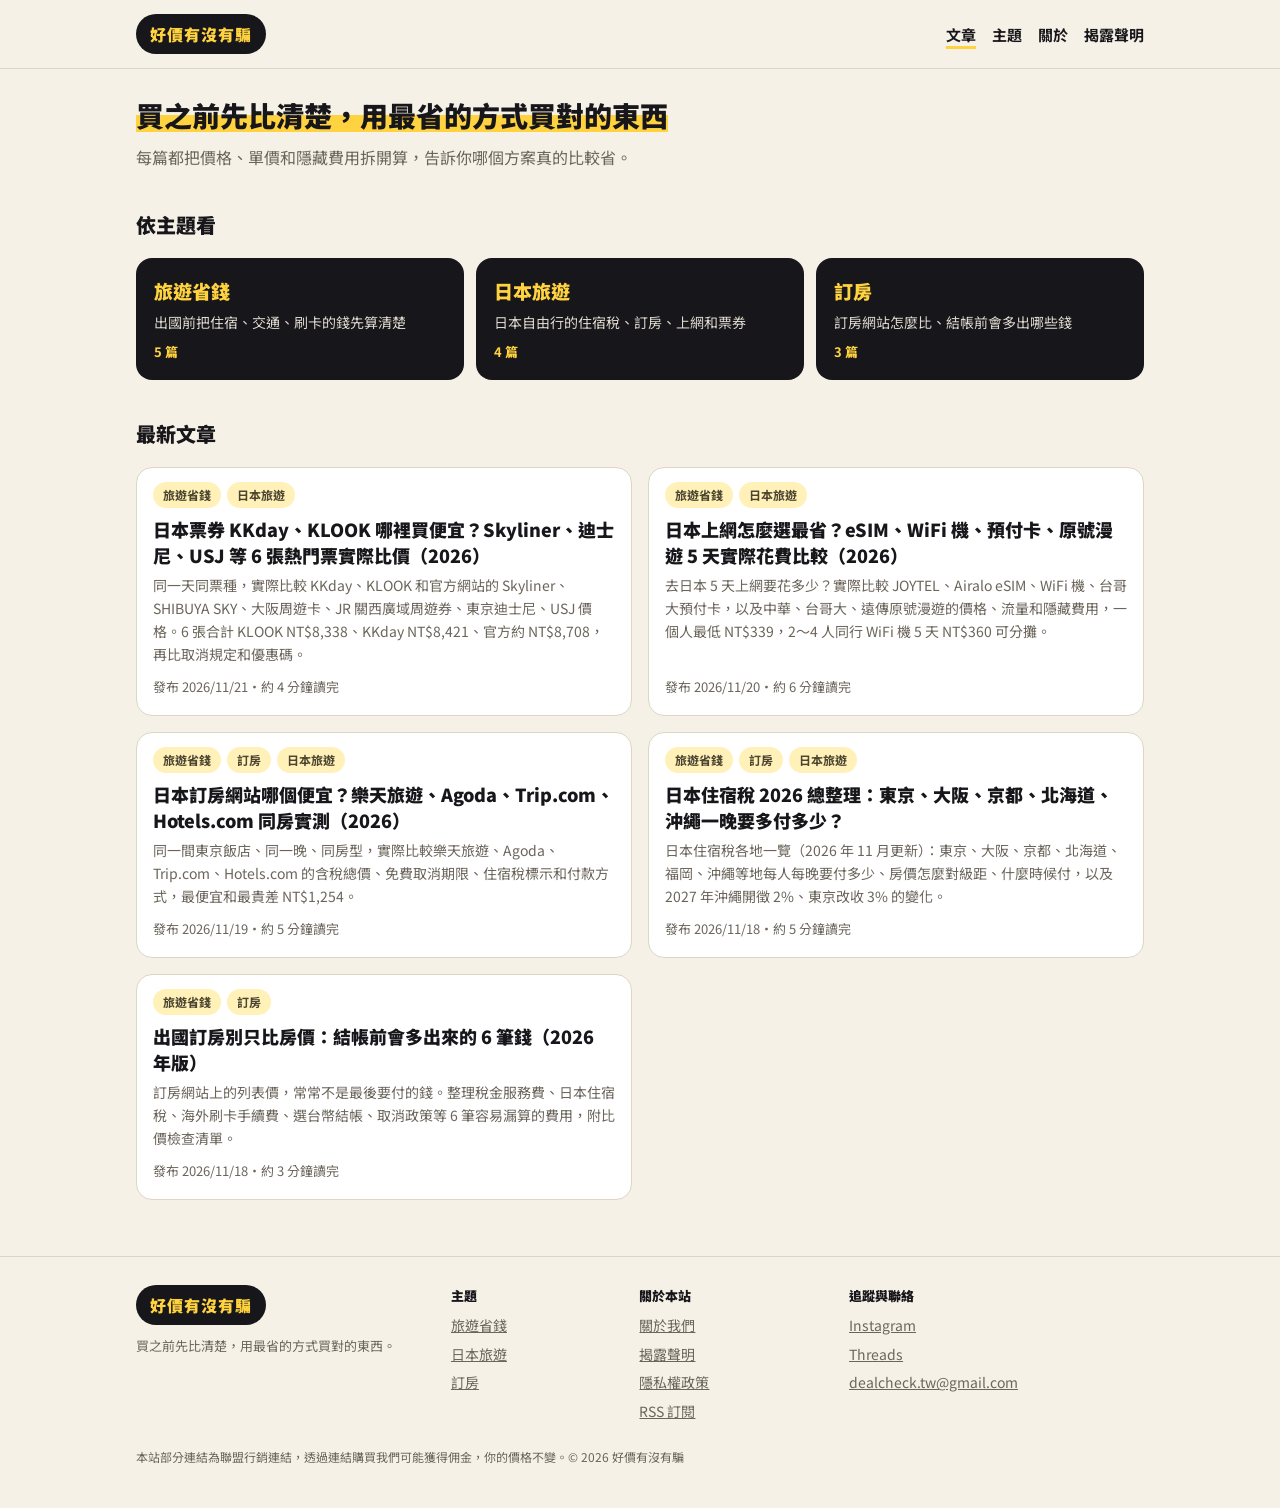
<file: index.html>
<!doctype html>
<html lang="zh-Hant-TW">
<head>
<meta charset="utf-8">
<meta name="viewport" content="width=device-width, initial-scale=1">
<title>好價有沒有騙</title>
<meta name="description" content="買之前先比清楚，用最省的方式買對的東西">
<link rel="canonical" href="https://dealcheckfree.com/">
<meta name="theme-color" content="#F6F1E6">
<link rel="icon" href="/favicon.svg" type="image/svg+xml">
<link rel="icon" href="/favicon-32.png" sizes="32x32" type="image/png">
<link rel="apple-touch-icon" href="/apple-touch-icon.png">
<link rel="alternate" type="application/atom+xml" title="好價有沒有騙" href="/feed.xml">
<meta property="og:site_name" content="好價有沒有騙">
<meta property="og:locale" content="zh_TW">
<meta property="og:title" content="好價有沒有騙">
<meta property="og:description" content="買之前先比清楚，用最省的方式買對的東西">
<meta property="og:type" content="website">
<meta property="og:url" content="https://dealcheckfree.com/">
<meta property="og:image" content="https://dealcheckfree.com/og-default.png">
<meta property="og:image:width" content="1200">
<meta property="og:image:height" content="630">
<meta name="twitter:card" content="summary_large_image">
<link rel="preconnect" href="https://fonts.googleapis.com">
<link rel="preconnect" href="https://fonts.gstatic.com" crossorigin>
<link href="https://fonts.googleapis.com/css2?family=Noto+Sans+TC:wght@400;700;900&display=swap" rel="stylesheet">
<link rel="stylesheet" href="/style.css">
<script type="application/ld+json">{"@context": "https://schema.org", "@type": "WebSite", "name": "好價有沒有騙", "url": "https://dealcheckfree.com/", "inLanguage": "zh-Hant-TW", "description": "買之前先比清楚，用最省的方式買對的東西", "publisher": {"@type": "Organization", "name": "好價有沒有騙", "url": "https://dealcheckfree.com/", "logo": "https://dealcheckfree.com/apple-touch-icon.png", "email": "dealcheck.tw@gmail.com", "sameAs": ["https://www.instagram.com/dealcheck.tw/", "https://www.threads.net/@dealcheck.tw"]}}</script>
<meta name="google-site-verification" content="lmy5mPurRWhFRwTcVyd6ML9A5QgmqC82JgQiG5xG260" />
<script>var ConverlyCustomData = {channelId: null};</script>
<script async defer src="https://cdn.adotone.com/production/adlinks/8eae55c4c9de330d0c8623b0dcb631aaa679a3553e401bb2883bb3076e9ee837.js"></script>
<!-- Cloudflare Web Analytics（手動安裝模式，11/19 開啟） --><script type='module' src='https://static.cloudflareinsights.com/beacon.min.js' data-cf-beacon='{"token": "0d7d8e84cd644265a7e5c0adb36c1299"}'></script><!-- End Cloudflare Web Analytics -->
</head>
<body id="top">
<a class="skip" href="#main">跳到內容</a>
<header class="site"><div class="wrap wide">
  <a class="brand" href="/">好價有沒有騙</a>
  <nav aria-label="主選單"><a href="/" aria-current="page">文章</a><a href="/topics/">主題</a><a href="/about.html">關於</a><a href="/disclosure.html">揭露聲明</a></nav>
</div></header>
<main id="main"><div class="wrap wide">
<section class="hero">
  <h1><span>買之前先比清楚，用最省的方式買對的東西</span></h1>
  <p>每篇都把價格、單價和隱藏費用拆開算，告訴你哪個方案真的比較省。</p>
</section>
<h2 class="sec-h">依主題看</h2>
<div class="topics-grid"><a class="topic-card" href="/topics/travel-savings.html"><b>旅遊省錢</b><span>出國前把住宿、交通、刷卡的錢先算清楚</span><em>5 篇</em></a><a class="topic-card" href="/topics/japan-travel.html"><b>日本旅遊</b><span>日本自由行的住宿稅、訂房、上網和票券</span><em>4 篇</em></a><a class="topic-card" href="/topics/hotel-booking.html"><b>訂房</b><span>訂房網站怎麼比、結帳前會多出哪些錢</span><em>3 篇</em></a></div>
<h2 class="sec-h">最新文章</h2>
<ul class="cards"><li class="card"><div class="in"><div class="tags"><a class="tag" href="/topics/travel-savings.html">旅遊省錢</a><a class="tag" href="/topics/japan-travel.html">日本旅遊</a></div><a class="t" href="/posts/japan-tickets-kkday-klook-comparison.html">日本票券 KKday、KLOOK 哪裡買便宜？Skyliner、迪士尼、USJ 等 6 張熱門票實際比價（2026）</a><div class="d">同一天同票種，實際比較 KKday、KLOOK 和官方網站的 Skyliner、SHIBUYA SKY、大阪周遊卡、JR 關西廣域周遊券、東京迪士尼、USJ 價格。6 張合計 KLOOK NT$8,338、KKday NT$8,421、官方約 NT$8,708，再比取消規定和優惠碼。</div><div class="meta">發布 2026/11/21・約 4 分鐘讀完</div></div></li><li class="card"><div class="in"><div class="tags"><a class="tag" href="/topics/travel-savings.html">旅遊省錢</a><a class="tag" href="/topics/japan-travel.html">日本旅遊</a></div><a class="t" href="/posts/japan-internet-esim-roaming-comparison.html">日本上網怎麼選最省？eSIM、WiFi 機、預付卡、原號漫遊 5 天實際花費比較（2026）</a><div class="d">去日本 5 天上網要花多少？實際比較 JOYTEL、Airalo eSIM、WiFi 機、台哥大預付卡，以及中華、台哥大、遠傳原號漫遊的價格、流量和隱藏費用，一個人最低 NT$339，2～4 人同行 WiFi 機 5 天 NT$360 可分攤。</div><div class="meta">發布 2026/11/20・約 6 分鐘讀完</div></div></li><li class="card"><div class="in"><div class="tags"><a class="tag" href="/topics/travel-savings.html">旅遊省錢</a><a class="tag" href="/topics/hotel-booking.html">訂房</a><a class="tag" href="/topics/japan-travel.html">日本旅遊</a></div><a class="t" href="/posts/japan-hotel-booking-sites-comparison.html">日本訂房網站哪個便宜？樂天旅遊、Agoda、Trip.com、Hotels.com 同房實測（2026）</a><div class="d">同一間東京飯店、同一晚、同房型，實際比較樂天旅遊、Agoda、Trip.com、Hotels.com 的含稅總價、免費取消期限、住宿稅標示和付款方式，最便宜和最貴差 NT$1,254。</div><div class="meta">發布 2026/11/19・約 5 分鐘讀完</div></div></li><li class="card"><div class="in"><div class="tags"><a class="tag" href="/topics/travel-savings.html">旅遊省錢</a><a class="tag" href="/topics/hotel-booking.html">訂房</a><a class="tag" href="/topics/japan-travel.html">日本旅遊</a></div><a class="t" href="/posts/japan-accommodation-tax-2026.html">日本住宿稅 2026 總整理：東京、大阪、京都、北海道、沖繩一晚要多付多少？</a><div class="d">日本住宿稅各地一覽（2026 年 11 月更新）：東京、大阪、京都、北海道、福岡、沖繩等地每人每晚要付多少、房價怎麼對級距、什麼時候付，以及 2027 年沖繩開徵 2%、東京改收 3% 的變化。</div><div class="meta">發布 2026/11/18・約 5 分鐘讀完</div></div></li><li class="card"><div class="in"><div class="tags"><a class="tag" href="/topics/travel-savings.html">旅遊省錢</a><a class="tag" href="/topics/hotel-booking.html">訂房</a></div><a class="t" href="/posts/hotel-booking-hidden-costs.html">出國訂房別只比房價：結帳前會多出來的 6 筆錢（2026 年版）</a><div class="d">訂房網站上的列表價，常常不是最後要付的錢。整理稅金服務費、日本住宿稅、海外刷卡手續費、選台幣結帳、取消政策等 6 筆容易漏算的費用，附比價檢查清單。</div><div class="meta">發布 2026/11/18・約 3 分鐘讀完</div></div></li></ul>
</div></main>
<footer class="site"><div class="wrap wide">
  <div class="foot-grid">
    <div><a class="brand" href="/">好價有沒有騙</a><p>買之前先比清楚，用最省的方式買對的東西。</p></div>
    <div><h2>主題</h2><ul><li><a href="/topics/travel-savings.html">旅遊省錢</a></li><li><a href="/topics/japan-travel.html">日本旅遊</a></li><li><a href="/topics/hotel-booking.html">訂房</a></li></ul></div>
    <div><h2>關於本站</h2><ul><li><a href="/about.html">關於我們</a></li><li><a href="/disclosure.html">揭露聲明</a></li><li><a href="/privacy.html">隱私權政策</a></li><li><a href="/feed.xml">RSS 訂閱</a></li></ul></div>
    <div><h2>追蹤與聯絡</h2><ul><li><a href="https://www.instagram.com/dealcheck.tw/" target="_blank" rel="noopener">Instagram</a></li><li><a href="https://www.threads.net/@dealcheck.tw" target="_blank" rel="noopener">Threads</a></li><li><a href="mailto:dealcheck.tw@gmail.com">dealcheck.tw@gmail.com</a></li></ul></div>
  </div>
  <p class="fine">本站部分連結為聯盟行銷連結，透過連結購買我們可能獲得佣金，你的價格不變。© 2026 好價有沒有騙</p>
</div></footer>
<a class="totop" href="#top" aria-label="回到頂端">↑</a>
<script>(function(){var t=document.querySelector('.totop');function f(){t.classList.toggle('show',window.scrollY>600)}window.addEventListener('scroll',f,{passive:true});f()})()</script>
</body>
</html>
</file>
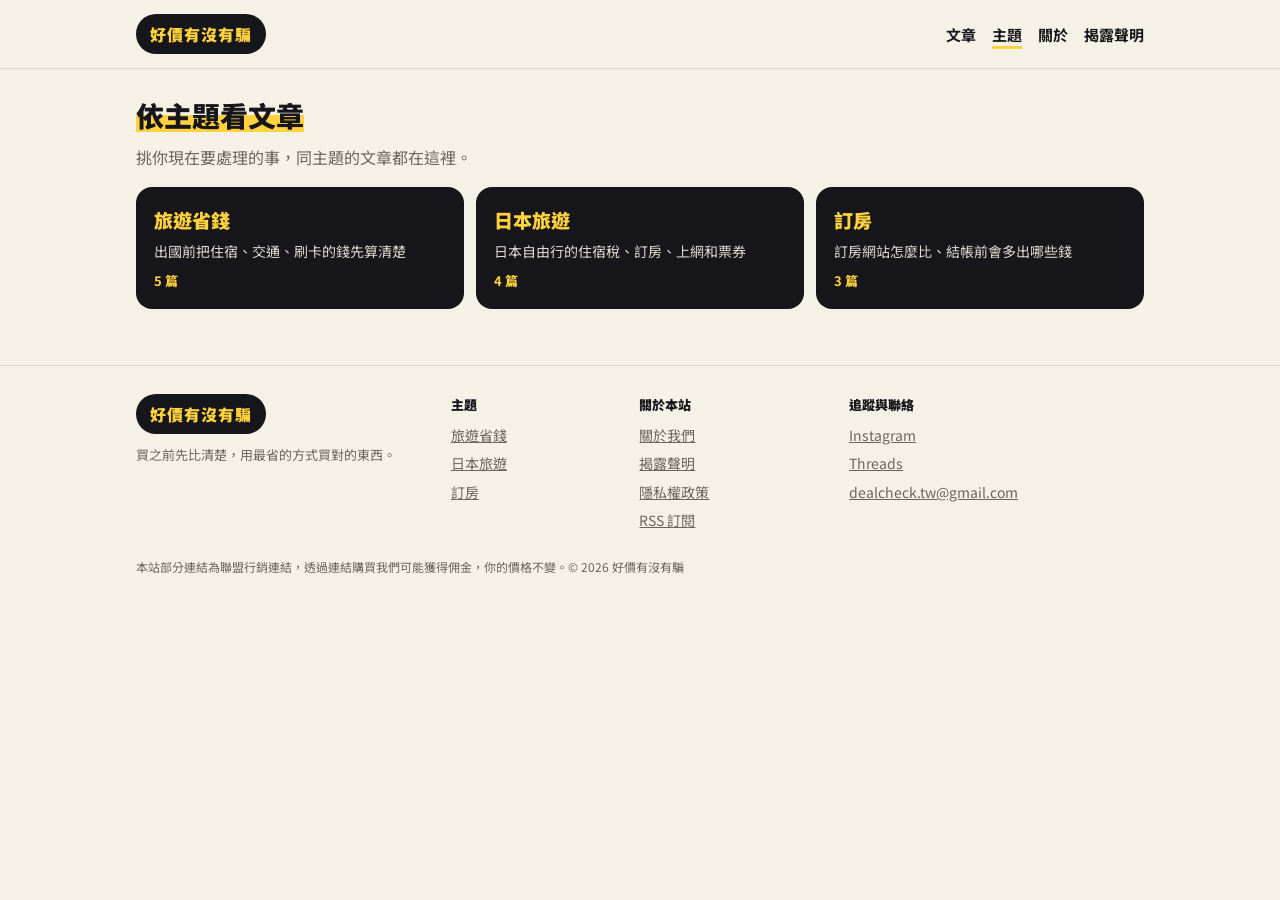
<file: topics/index.html>
<!doctype html>
<html lang="zh-Hant-TW">
<head>
<meta charset="utf-8">
<meta name="viewport" content="width=device-width, initial-scale=1">
<title>主題｜好價有沒有騙</title>
<meta name="description" content="好價有沒有騙的文章主題：旅遊省錢、日本旅遊、訂房。">
<link rel="canonical" href="https://dealcheckfree.com/topics/">
<meta name="theme-color" content="#F6F1E6">
<link rel="icon" href="/favicon.svg" type="image/svg+xml">
<link rel="icon" href="/favicon-32.png" sizes="32x32" type="image/png">
<link rel="apple-touch-icon" href="/apple-touch-icon.png">
<link rel="alternate" type="application/atom+xml" title="好價有沒有騙" href="/feed.xml">
<meta property="og:site_name" content="好價有沒有騙">
<meta property="og:locale" content="zh_TW">
<meta property="og:title" content="主題｜好價有沒有騙">
<meta property="og:description" content="好價有沒有騙的文章主題：旅遊省錢、日本旅遊、訂房。">
<meta property="og:type" content="website">
<meta property="og:url" content="https://dealcheckfree.com/topics/">
<meta property="og:image" content="https://dealcheckfree.com/og-default.png">
<meta property="og:image:width" content="1200">
<meta property="og:image:height" content="630">
<meta name="twitter:card" content="summary_large_image">
<link rel="preconnect" href="https://fonts.googleapis.com">
<link rel="preconnect" href="https://fonts.gstatic.com" crossorigin>
<link href="https://fonts.googleapis.com/css2?family=Noto+Sans+TC:wght@400;700;900&display=swap" rel="stylesheet">
<link rel="stylesheet" href="/style.css">

<meta name="google-site-verification" content="lmy5mPurRWhFRwTcVyd6ML9A5QgmqC82JgQiG5xG260" />
<script>var ConverlyCustomData = {channelId: null};</script>
<script async defer src="https://cdn.adotone.com/production/adlinks/8eae55c4c9de330d0c8623b0dcb631aaa679a3553e401bb2883bb3076e9ee837.js"></script>
<!-- Cloudflare Web Analytics（手動安裝模式，11/19 開啟） --><script type='module' src='https://static.cloudflareinsights.com/beacon.min.js' data-cf-beacon='{"token": "0d7d8e84cd644265a7e5c0adb36c1299"}'></script><!-- End Cloudflare Web Analytics -->
</head>
<body id="top">
<a class="skip" href="#main">跳到內容</a>
<header class="site"><div class="wrap wide">
  <a class="brand" href="/">好價有沒有騙</a>
  <nav aria-label="主選單"><a href="/">文章</a><a href="/topics/" aria-current="page">主題</a><a href="/about.html">關於</a><a href="/disclosure.html">揭露聲明</a></nav>
</div></header>
<main id="main"><div class="wrap wide">
<section class="hero"><h1><span>依主題看文章</span></h1><p>挑你現在要處理的事，同主題的文章都在這裡。</p></section>
<div class="topics-grid"><a class="topic-card" href="/topics/travel-savings.html"><b>旅遊省錢</b><span>出國前把住宿、交通、刷卡的錢先算清楚</span><em>5 篇</em></a><a class="topic-card" href="/topics/japan-travel.html"><b>日本旅遊</b><span>日本自由行的住宿稅、訂房、上網和票券</span><em>4 篇</em></a><a class="topic-card" href="/topics/hotel-booking.html"><b>訂房</b><span>訂房網站怎麼比、結帳前會多出哪些錢</span><em>3 篇</em></a></div>
</div></main>
<footer class="site"><div class="wrap wide">
  <div class="foot-grid">
    <div><a class="brand" href="/">好價有沒有騙</a><p>買之前先比清楚，用最省的方式買對的東西。</p></div>
    <div><h2>主題</h2><ul><li><a href="/topics/travel-savings.html">旅遊省錢</a></li><li><a href="/topics/japan-travel.html">日本旅遊</a></li><li><a href="/topics/hotel-booking.html">訂房</a></li></ul></div>
    <div><h2>關於本站</h2><ul><li><a href="/about.html">關於我們</a></li><li><a href="/disclosure.html">揭露聲明</a></li><li><a href="/privacy.html">隱私權政策</a></li><li><a href="/feed.xml">RSS 訂閱</a></li></ul></div>
    <div><h2>追蹤與聯絡</h2><ul><li><a href="https://www.instagram.com/dealcheck.tw/" target="_blank" rel="noopener">Instagram</a></li><li><a href="https://www.threads.net/@dealcheck.tw" target="_blank" rel="noopener">Threads</a></li><li><a href="mailto:dealcheck.tw@gmail.com">dealcheck.tw@gmail.com</a></li></ul></div>
  </div>
  <p class="fine">本站部分連結為聯盟行銷連結，透過連結購買我們可能獲得佣金，你的價格不變。© 2026 好價有沒有騙</p>
</div></footer>
<a class="totop" href="#top" aria-label="回到頂端">↑</a>
<script>(function(){var t=document.querySelector('.totop');function f(){t.classList.toggle('show',window.scrollY>600)}window.addEventListener('scroll',f,{passive:true});f()})()</script>
</body>
</html>
</file>
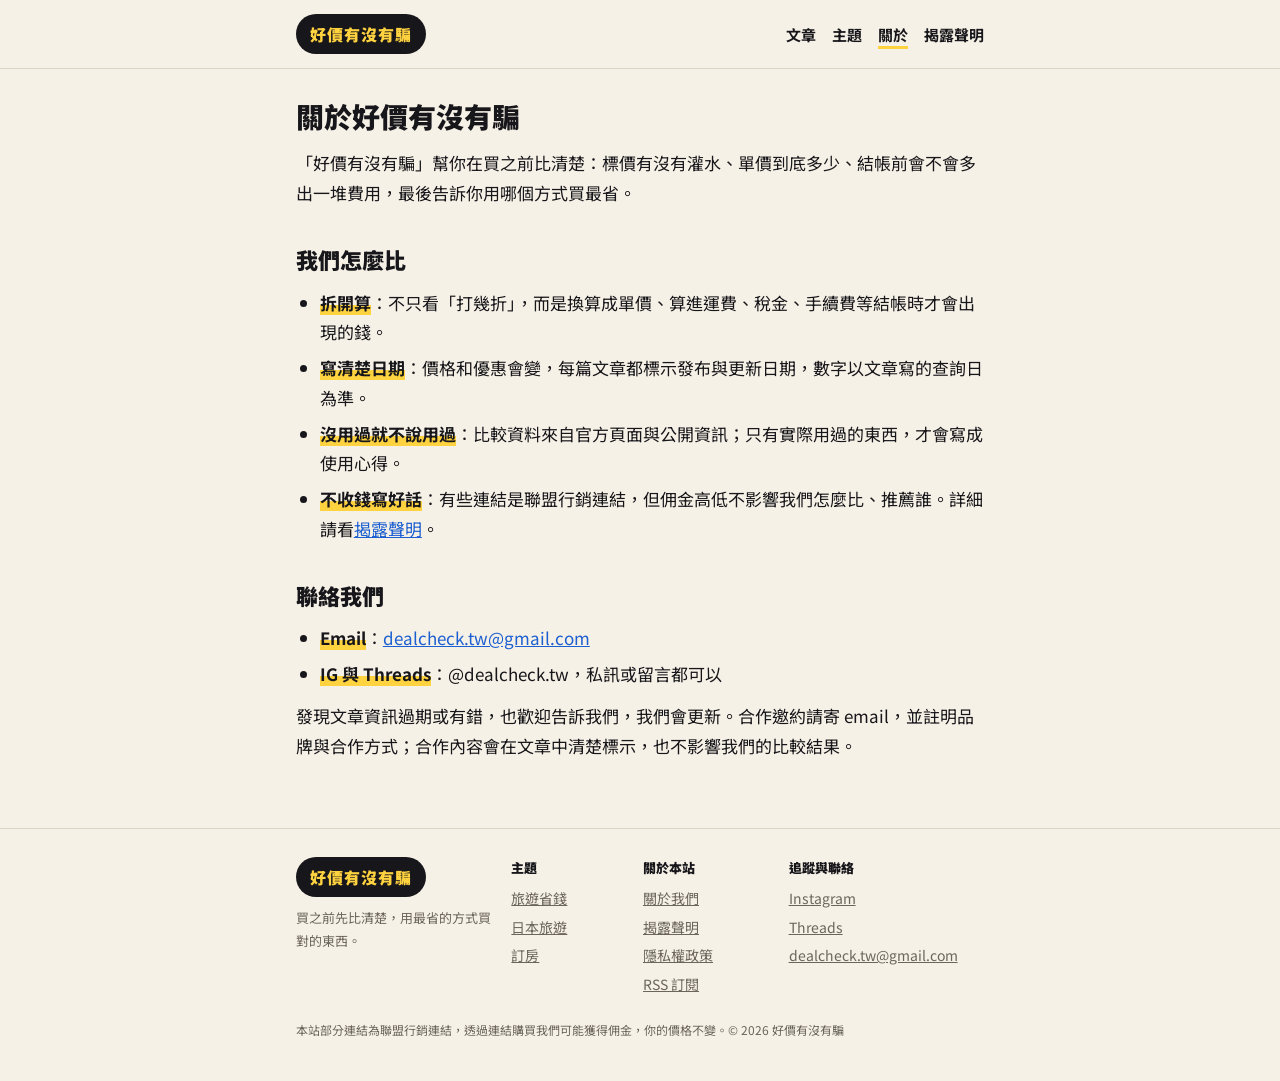
<file: about.html>
<!doctype html>
<html lang="zh-Hant-TW">
<head>
<meta charset="utf-8">
<meta name="viewport" content="width=device-width, initial-scale=1">
<title>關於好價有沒有騙｜好價有沒有騙</title>
<meta name="description" content="好價有沒有騙在做什麼、怎麼挑選與比較，以及怎麼聯絡我們。">
<link rel="canonical" href="https://dealcheckfree.com/about.html">
<meta name="theme-color" content="#F6F1E6">
<link rel="icon" href="/favicon.svg" type="image/svg+xml">
<link rel="icon" href="/favicon-32.png" sizes="32x32" type="image/png">
<link rel="apple-touch-icon" href="/apple-touch-icon.png">
<link rel="alternate" type="application/atom+xml" title="好價有沒有騙" href="/feed.xml">
<meta property="og:site_name" content="好價有沒有騙">
<meta property="og:locale" content="zh_TW">
<meta property="og:title" content="關於好價有沒有騙｜好價有沒有騙">
<meta property="og:description" content="好價有沒有騙在做什麼、怎麼挑選與比較，以及怎麼聯絡我們。">
<meta property="og:type" content="website">
<meta property="og:url" content="https://dealcheckfree.com/about.html">
<meta property="og:image" content="https://dealcheckfree.com/og-default.png">
<meta property="og:image:width" content="1200">
<meta property="og:image:height" content="630">
<meta name="twitter:card" content="summary_large_image">
<link rel="preconnect" href="https://fonts.googleapis.com">
<link rel="preconnect" href="https://fonts.gstatic.com" crossorigin>
<link href="https://fonts.googleapis.com/css2?family=Noto+Sans+TC:wght@400;700;900&display=swap" rel="stylesheet">
<link rel="stylesheet" href="/style.css">

<meta name="google-site-verification" content="lmy5mPurRWhFRwTcVyd6ML9A5QgmqC82JgQiG5xG260" />
<script>var ConverlyCustomData = {channelId: null};</script>
<script async defer src="https://cdn.adotone.com/production/adlinks/8eae55c4c9de330d0c8623b0dcb631aaa679a3553e401bb2883bb3076e9ee837.js"></script>
<!-- Cloudflare Web Analytics（手動安裝模式，11/19 開啟） --><script type='module' src='https://static.cloudflareinsights.com/beacon.min.js' data-cf-beacon='{"token": "0d7d8e84cd644265a7e5c0adb36c1299"}'></script><!-- End Cloudflare Web Analytics -->
</head>
<body id="top">
<a class="skip" href="#main">跳到內容</a>
<header class="site"><div class="wrap">
  <a class="brand" href="/">好價有沒有騙</a>
  <nav aria-label="主選單"><a href="/">文章</a><a href="/topics/">主題</a><a href="/about.html" aria-current="page">關於</a><a href="/disclosure.html">揭露聲明</a></nav>
</div></header>
<main id="main"><div class="wrap">
<article><h1>關於好價有沒有騙</h1><div class="body"><p>「好價有沒有騙」幫你在買之前比清楚：標價有沒有灌水、單價到底多少、結帳前會不會多出一堆費用，最後告訴你用哪個方式買最省。</p>
<h2 id="_1">我們怎麼比</h2>
<ul>
<li><strong>拆開算</strong>：不只看「打幾折」，而是換算成單價、算進運費、稅金、手續費等結帳時才會出現的錢。</li>
<li><strong>寫清楚日期</strong>：價格和優惠會變，每篇文章都標示發布與更新日期，數字以文章寫的查詢日為準。</li>
<li><strong>沒用過就不說用過</strong>：比較資料來自官方頁面與公開資訊；只有實際用過的東西，才會寫成使用心得。</li>
<li><strong>不收錢寫好話</strong>：有些連結是聯盟行銷連結，但佣金高低不影響我們怎麼比、推薦誰。詳細請看<a href="disclosure.html">揭露聲明</a>。</li>
</ul>
<h2 id="_2">聯絡我們</h2>
<ul>
<li><strong>Email</strong>：<a href="mailto:dealcheck.tw@gmail.com">dealcheck.tw@gmail.com</a></li>
<li><strong>IG 與 Threads</strong>：@dealcheck.tw，私訊或留言都可以</li>
</ul>
<p>發現文章資訊過期或有錯，也歡迎告訴我們，我們會更新。合作邀約請寄 email，並註明品牌與合作方式；合作內容會在文章中清楚標示，也不影響我們的比較結果。</p></div></article>
</div></main>
<footer class="site"><div class="wrap">
  <div class="foot-grid">
    <div><a class="brand" href="/">好價有沒有騙</a><p>買之前先比清楚，用最省的方式買對的東西。</p></div>
    <div><h2>主題</h2><ul><li><a href="/topics/travel-savings.html">旅遊省錢</a></li><li><a href="/topics/japan-travel.html">日本旅遊</a></li><li><a href="/topics/hotel-booking.html">訂房</a></li></ul></div>
    <div><h2>關於本站</h2><ul><li><a href="/about.html">關於我們</a></li><li><a href="/disclosure.html">揭露聲明</a></li><li><a href="/privacy.html">隱私權政策</a></li><li><a href="/feed.xml">RSS 訂閱</a></li></ul></div>
    <div><h2>追蹤與聯絡</h2><ul><li><a href="https://www.instagram.com/dealcheck.tw/" target="_blank" rel="noopener">Instagram</a></li><li><a href="https://www.threads.net/@dealcheck.tw" target="_blank" rel="noopener">Threads</a></li><li><a href="mailto:dealcheck.tw@gmail.com">dealcheck.tw@gmail.com</a></li></ul></div>
  </div>
  <p class="fine">本站部分連結為聯盟行銷連結，透過連結購買我們可能獲得佣金，你的價格不變。© 2026 好價有沒有騙</p>
</div></footer>
<a class="totop" href="#top" aria-label="回到頂端">↑</a>
<script>(function(){var t=document.querySelector('.totop');function f(){t.classList.toggle('show',window.scrollY>600)}window.addEventListener('scroll',f,{passive:true});f()})()</script>
</body>
</html>
</file>
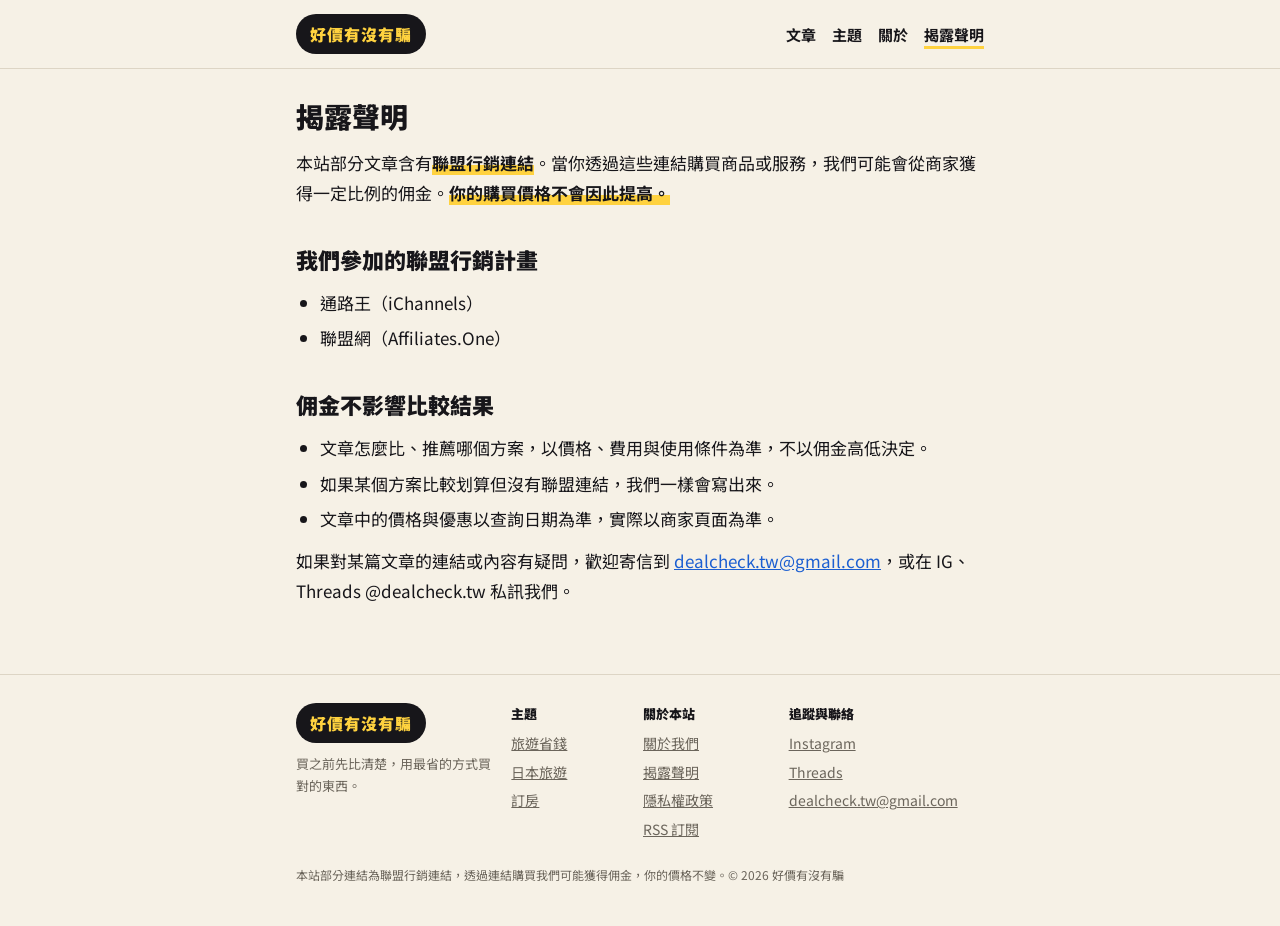
<file: disclosure.html>
<!doctype html>
<html lang="zh-Hant-TW">
<head>
<meta charset="utf-8">
<meta name="viewport" content="width=device-width, initial-scale=1">
<title>揭露聲明｜好價有沒有騙</title>
<meta name="description" content="好價有沒有騙使用聯盟行銷連結的說明。">
<link rel="canonical" href="https://dealcheckfree.com/disclosure.html">
<meta name="theme-color" content="#F6F1E6">
<link rel="icon" href="/favicon.svg" type="image/svg+xml">
<link rel="icon" href="/favicon-32.png" sizes="32x32" type="image/png">
<link rel="apple-touch-icon" href="/apple-touch-icon.png">
<link rel="alternate" type="application/atom+xml" title="好價有沒有騙" href="/feed.xml">
<meta property="og:site_name" content="好價有沒有騙">
<meta property="og:locale" content="zh_TW">
<meta property="og:title" content="揭露聲明｜好價有沒有騙">
<meta property="og:description" content="好價有沒有騙使用聯盟行銷連結的說明。">
<meta property="og:type" content="website">
<meta property="og:url" content="https://dealcheckfree.com/disclosure.html">
<meta property="og:image" content="https://dealcheckfree.com/og-default.png">
<meta property="og:image:width" content="1200">
<meta property="og:image:height" content="630">
<meta name="twitter:card" content="summary_large_image">
<link rel="preconnect" href="https://fonts.googleapis.com">
<link rel="preconnect" href="https://fonts.gstatic.com" crossorigin>
<link href="https://fonts.googleapis.com/css2?family=Noto+Sans+TC:wght@400;700;900&display=swap" rel="stylesheet">
<link rel="stylesheet" href="/style.css">

<meta name="google-site-verification" content="lmy5mPurRWhFRwTcVyd6ML9A5QgmqC82JgQiG5xG260" />
<script>var ConverlyCustomData = {channelId: null};</script>
<script async defer src="https://cdn.adotone.com/production/adlinks/8eae55c4c9de330d0c8623b0dcb631aaa679a3553e401bb2883bb3076e9ee837.js"></script>
<!-- Cloudflare Web Analytics（手動安裝模式，11/19 開啟） --><script type='module' src='https://static.cloudflareinsights.com/beacon.min.js' data-cf-beacon='{"token": "0d7d8e84cd644265a7e5c0adb36c1299"}'></script><!-- End Cloudflare Web Analytics -->
</head>
<body id="top">
<a class="skip" href="#main">跳到內容</a>
<header class="site"><div class="wrap">
  <a class="brand" href="/">好價有沒有騙</a>
  <nav aria-label="主選單"><a href="/">文章</a><a href="/topics/">主題</a><a href="/about.html">關於</a><a href="/disclosure.html" aria-current="page">揭露聲明</a></nav>
</div></header>
<main id="main"><div class="wrap">
<article><h1>揭露聲明</h1><div class="body"><p>本站部分文章含有<strong>聯盟行銷連結</strong>。當你透過這些連結購買商品或服務，我們可能會從商家獲得一定比例的佣金。<strong>你的購買價格不會因此提高。</strong></p>
<h2 id="_1">我們參加的聯盟行銷計畫</h2>
<ul>
<li>通路王（iChannels）</li>
<li>聯盟網（Affiliates.One）</li>
</ul>
<h2 id="_2">佣金不影響比較結果</h2>
<ul>
<li>文章怎麼比、推薦哪個方案，以價格、費用與使用條件為準，不以佣金高低決定。</li>
<li>如果某個方案比較划算但沒有聯盟連結，我們一樣會寫出來。</li>
<li>文章中的價格與優惠以查詢日期為準，實際以商家頁面為準。</li>
</ul>
<p>如果對某篇文章的連結或內容有疑問，歡迎寄信到 <a href="mailto:dealcheck.tw@gmail.com">dealcheck.tw@gmail.com</a>，或在 IG、Threads @dealcheck.tw 私訊我們。</p></div></article>
</div></main>
<footer class="site"><div class="wrap">
  <div class="foot-grid">
    <div><a class="brand" href="/">好價有沒有騙</a><p>買之前先比清楚，用最省的方式買對的東西。</p></div>
    <div><h2>主題</h2><ul><li><a href="/topics/travel-savings.html">旅遊省錢</a></li><li><a href="/topics/japan-travel.html">日本旅遊</a></li><li><a href="/topics/hotel-booking.html">訂房</a></li></ul></div>
    <div><h2>關於本站</h2><ul><li><a href="/about.html">關於我們</a></li><li><a href="/disclosure.html">揭露聲明</a></li><li><a href="/privacy.html">隱私權政策</a></li><li><a href="/feed.xml">RSS 訂閱</a></li></ul></div>
    <div><h2>追蹤與聯絡</h2><ul><li><a href="https://www.instagram.com/dealcheck.tw/" target="_blank" rel="noopener">Instagram</a></li><li><a href="https://www.threads.net/@dealcheck.tw" target="_blank" rel="noopener">Threads</a></li><li><a href="mailto:dealcheck.tw@gmail.com">dealcheck.tw@gmail.com</a></li></ul></div>
  </div>
  <p class="fine">本站部分連結為聯盟行銷連結，透過連結購買我們可能獲得佣金，你的價格不變。© 2026 好價有沒有騙</p>
</div></footer>
<a class="totop" href="#top" aria-label="回到頂端">↑</a>
<script>(function(){var t=document.querySelector('.totop');function f(){t.classList.toggle('show',window.scrollY>600)}window.addEventListener('scroll',f,{passive:true});f()})()</script>
</body>
</html>
</file>
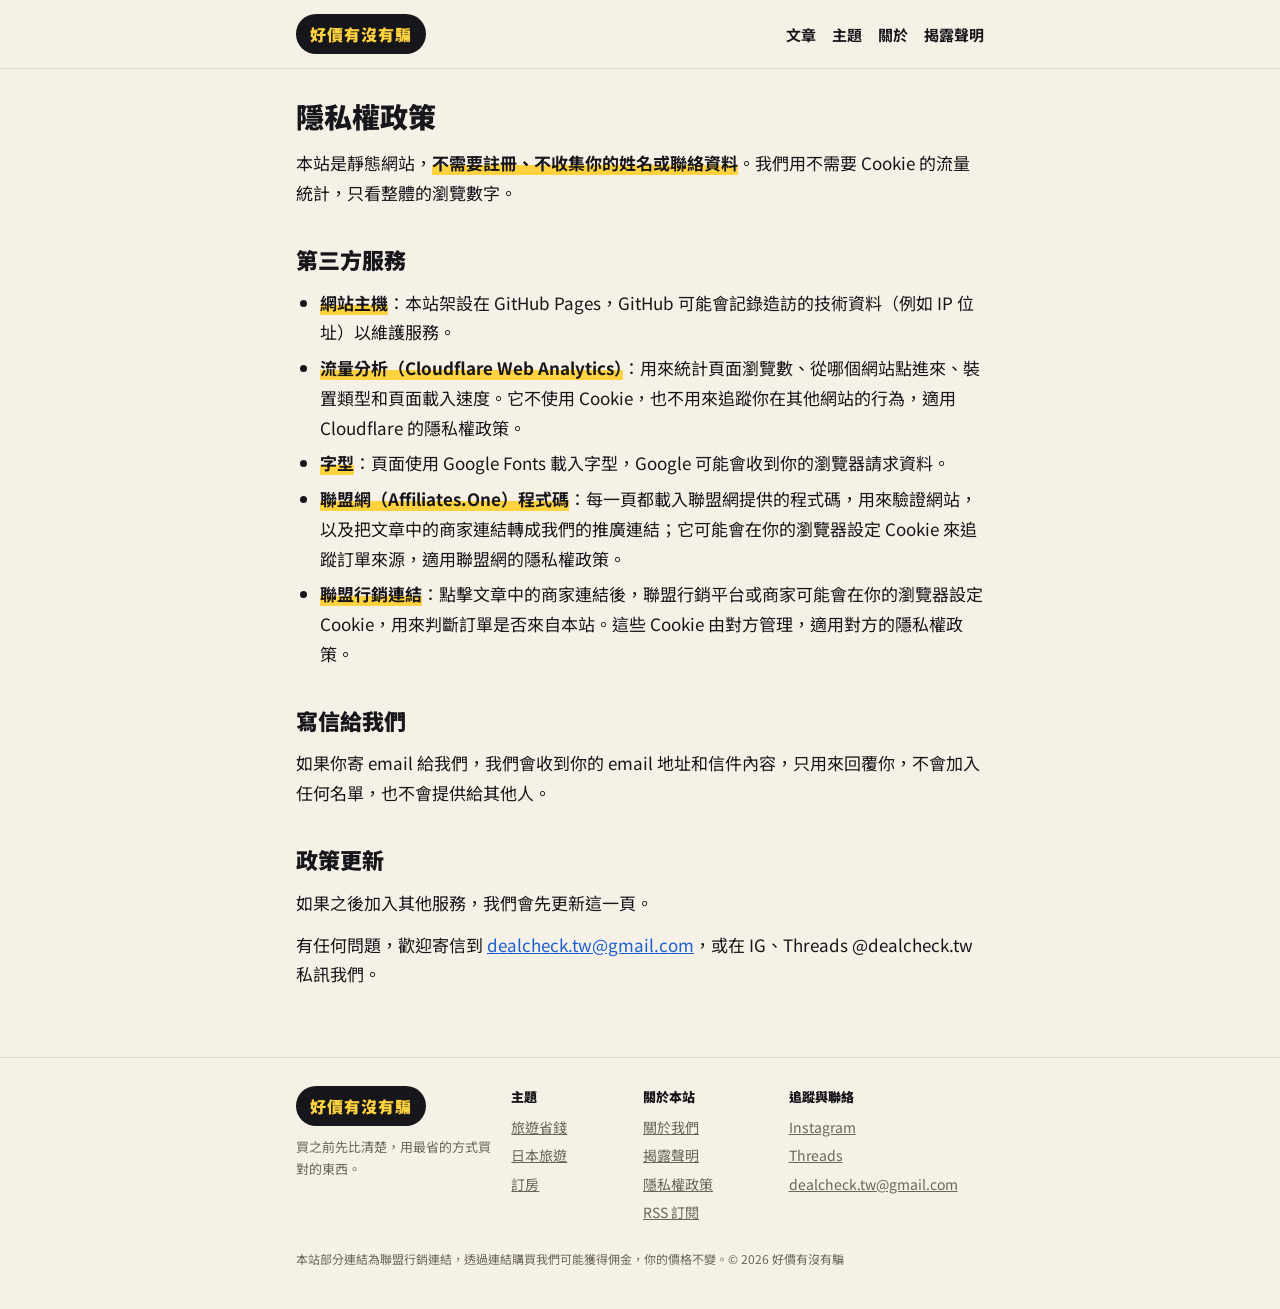
<file: privacy.html>
<!doctype html>
<html lang="zh-Hant-TW">
<head>
<meta charset="utf-8">
<meta name="viewport" content="width=device-width, initial-scale=1">
<title>隱私權政策｜好價有沒有騙</title>
<meta name="description" content="好價有沒有騙如何處理瀏覽資料與第三方連結。">
<link rel="canonical" href="https://dealcheckfree.com/privacy.html">
<meta name="theme-color" content="#F6F1E6">
<link rel="icon" href="/favicon.svg" type="image/svg+xml">
<link rel="icon" href="/favicon-32.png" sizes="32x32" type="image/png">
<link rel="apple-touch-icon" href="/apple-touch-icon.png">
<link rel="alternate" type="application/atom+xml" title="好價有沒有騙" href="/feed.xml">
<meta property="og:site_name" content="好價有沒有騙">
<meta property="og:locale" content="zh_TW">
<meta property="og:title" content="隱私權政策｜好價有沒有騙">
<meta property="og:description" content="好價有沒有騙如何處理瀏覽資料與第三方連結。">
<meta property="og:type" content="website">
<meta property="og:url" content="https://dealcheckfree.com/privacy.html">
<meta property="og:image" content="https://dealcheckfree.com/og-default.png">
<meta property="og:image:width" content="1200">
<meta property="og:image:height" content="630">
<meta name="twitter:card" content="summary_large_image">
<link rel="preconnect" href="https://fonts.googleapis.com">
<link rel="preconnect" href="https://fonts.gstatic.com" crossorigin>
<link href="https://fonts.googleapis.com/css2?family=Noto+Sans+TC:wght@400;700;900&display=swap" rel="stylesheet">
<link rel="stylesheet" href="/style.css">

<meta name="google-site-verification" content="lmy5mPurRWhFRwTcVyd6ML9A5QgmqC82JgQiG5xG260" />
<script>var ConverlyCustomData = {channelId: null};</script>
<script async defer src="https://cdn.adotone.com/production/adlinks/8eae55c4c9de330d0c8623b0dcb631aaa679a3553e401bb2883bb3076e9ee837.js"></script>
<!-- Cloudflare Web Analytics（手動安裝模式，11/19 開啟） --><script type='module' src='https://static.cloudflareinsights.com/beacon.min.js' data-cf-beacon='{"token": "0d7d8e84cd644265a7e5c0adb36c1299"}'></script><!-- End Cloudflare Web Analytics -->
</head>
<body id="top">
<a class="skip" href="#main">跳到內容</a>
<header class="site"><div class="wrap">
  <a class="brand" href="/">好價有沒有騙</a>
  <nav aria-label="主選單"><a href="/">文章</a><a href="/topics/">主題</a><a href="/about.html">關於</a><a href="/disclosure.html">揭露聲明</a></nav>
</div></header>
<main id="main"><div class="wrap">
<article><h1>隱私權政策</h1><div class="body"><p>本站是靜態網站，<strong>不需要註冊、不收集你的姓名或聯絡資料</strong>。我們用不需要 Cookie 的流量統計，只看整體的瀏覽數字。</p>
<h2 id="_1">第三方服務</h2>
<ul>
<li><strong>網站主機</strong>：本站架設在 GitHub Pages，GitHub 可能會記錄造訪的技術資料（例如 IP 位址）以維護服務。</li>
<li><strong>流量分析（Cloudflare Web Analytics）</strong>：用來統計頁面瀏覽數、從哪個網站點進來、裝置類型和頁面載入速度。它不使用 Cookie，也不用來追蹤你在其他網站的行為，適用 Cloudflare 的隱私權政策。</li>
<li><strong>字型</strong>：頁面使用 Google Fonts 載入字型，Google 可能會收到你的瀏覽器請求資料。</li>
<li><strong>聯盟網（Affiliates.One）程式碼</strong>：每一頁都載入聯盟網提供的程式碼，用來驗證網站，以及把文章中的商家連結轉成我們的推廣連結；它可能會在你的瀏覽器設定 Cookie 來追蹤訂單來源，適用聯盟網的隱私權政策。</li>
<li><strong>聯盟行銷連結</strong>：點擊文章中的商家連結後，聯盟行銷平台或商家可能會在你的瀏覽器設定 Cookie，用來判斷訂單是否來自本站。這些 Cookie 由對方管理，適用對方的隱私權政策。</li>
</ul>
<h2 id="_2">寫信給我們</h2>
<p>如果你寄 email 給我們，我們會收到你的 email 地址和信件內容，只用來回覆你，不會加入任何名單，也不會提供給其他人。</p>
<h2 id="_3">政策更新</h2>
<p>如果之後加入其他服務，我們會先更新這一頁。</p>
<p>有任何問題，歡迎寄信到 <a href="mailto:dealcheck.tw@gmail.com">dealcheck.tw@gmail.com</a>，或在 IG、Threads @dealcheck.tw 私訊我們。</p></div></article>
</div></main>
<footer class="site"><div class="wrap">
  <div class="foot-grid">
    <div><a class="brand" href="/">好價有沒有騙</a><p>買之前先比清楚，用最省的方式買對的東西。</p></div>
    <div><h2>主題</h2><ul><li><a href="/topics/travel-savings.html">旅遊省錢</a></li><li><a href="/topics/japan-travel.html">日本旅遊</a></li><li><a href="/topics/hotel-booking.html">訂房</a></li></ul></div>
    <div><h2>關於本站</h2><ul><li><a href="/about.html">關於我們</a></li><li><a href="/disclosure.html">揭露聲明</a></li><li><a href="/privacy.html">隱私權政策</a></li><li><a href="/feed.xml">RSS 訂閱</a></li></ul></div>
    <div><h2>追蹤與聯絡</h2><ul><li><a href="https://www.instagram.com/dealcheck.tw/" target="_blank" rel="noopener">Instagram</a></li><li><a href="https://www.threads.net/@dealcheck.tw" target="_blank" rel="noopener">Threads</a></li><li><a href="mailto:dealcheck.tw@gmail.com">dealcheck.tw@gmail.com</a></li></ul></div>
  </div>
  <p class="fine">本站部分連結為聯盟行銷連結，透過連結購買我們可能獲得佣金，你的價格不變。© 2026 好價有沒有騙</p>
</div></footer>
<a class="totop" href="#top" aria-label="回到頂端">↑</a>
<script>(function(){var t=document.querySelector('.totop');function f(){t.classList.toggle('show',window.scrollY>600)}window.addEventListener('scroll',f,{passive:true});f()})()</script>
</body>
</html>
</file>
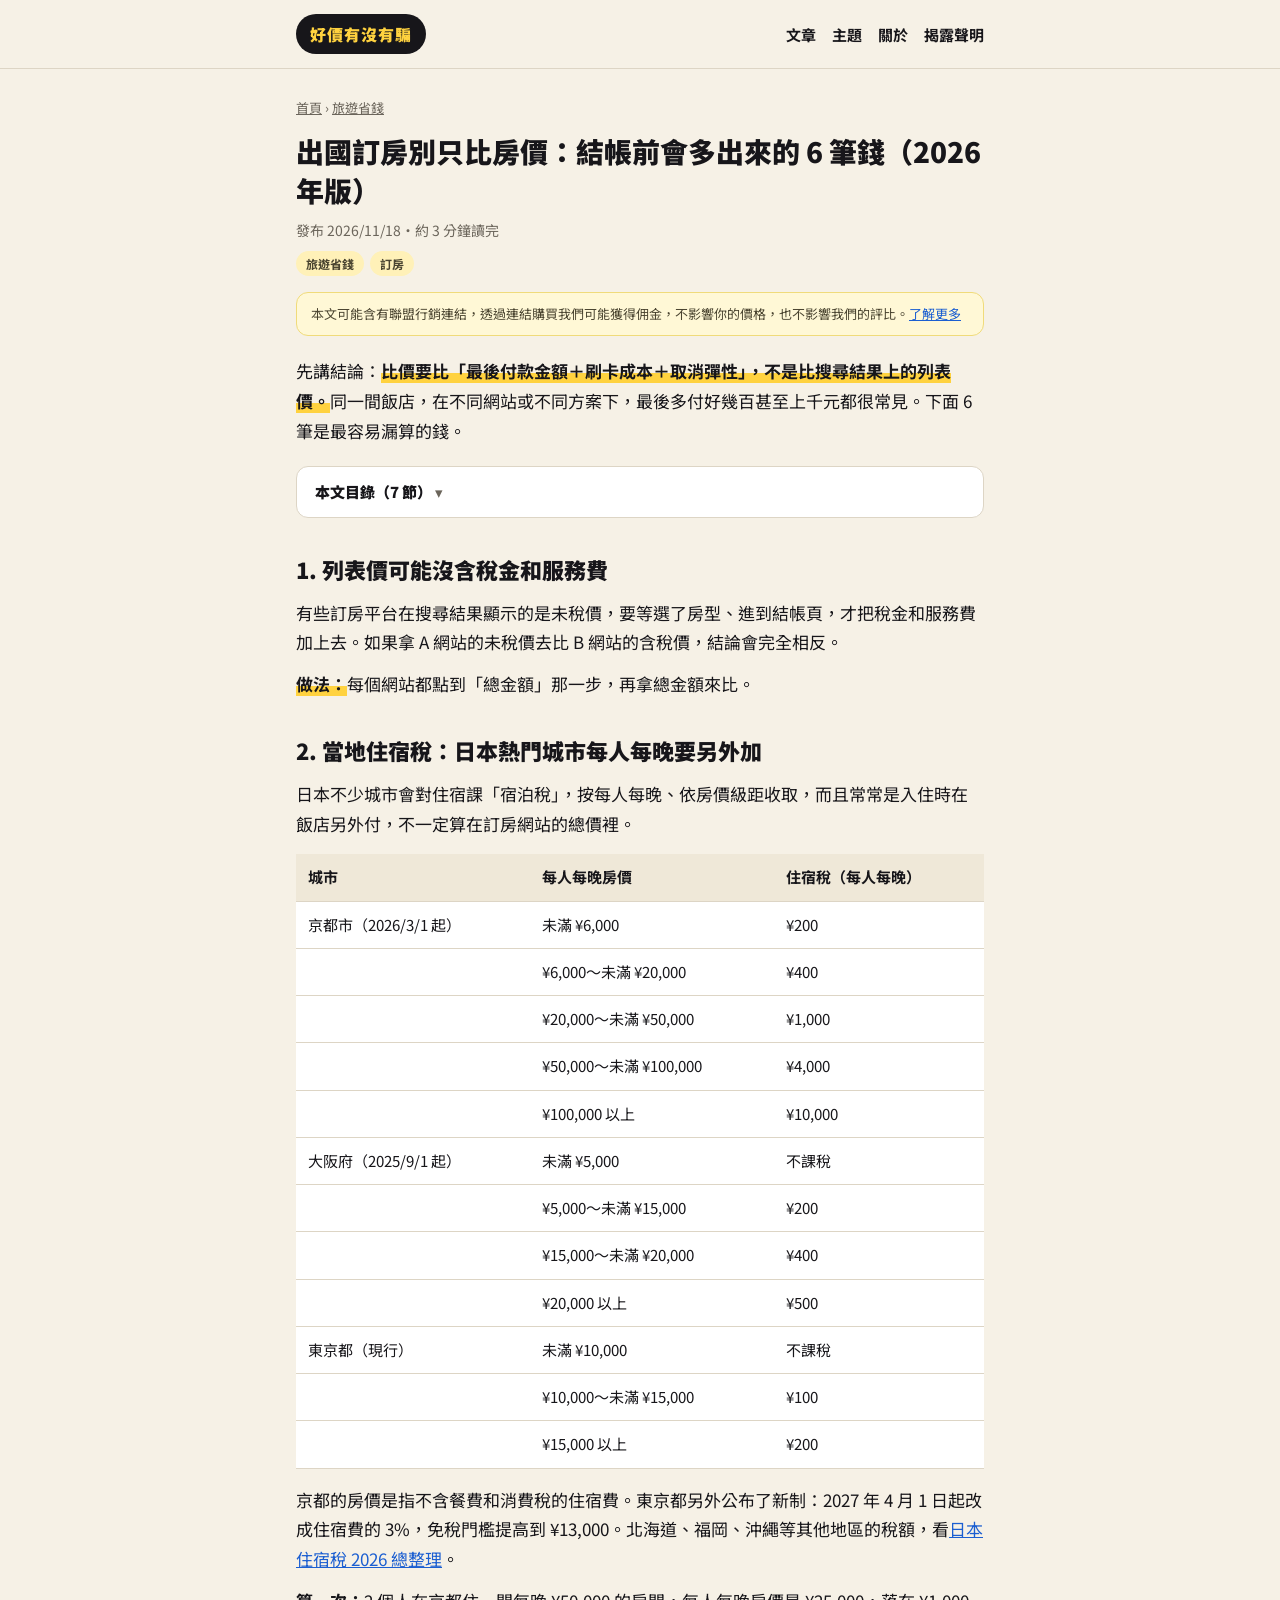
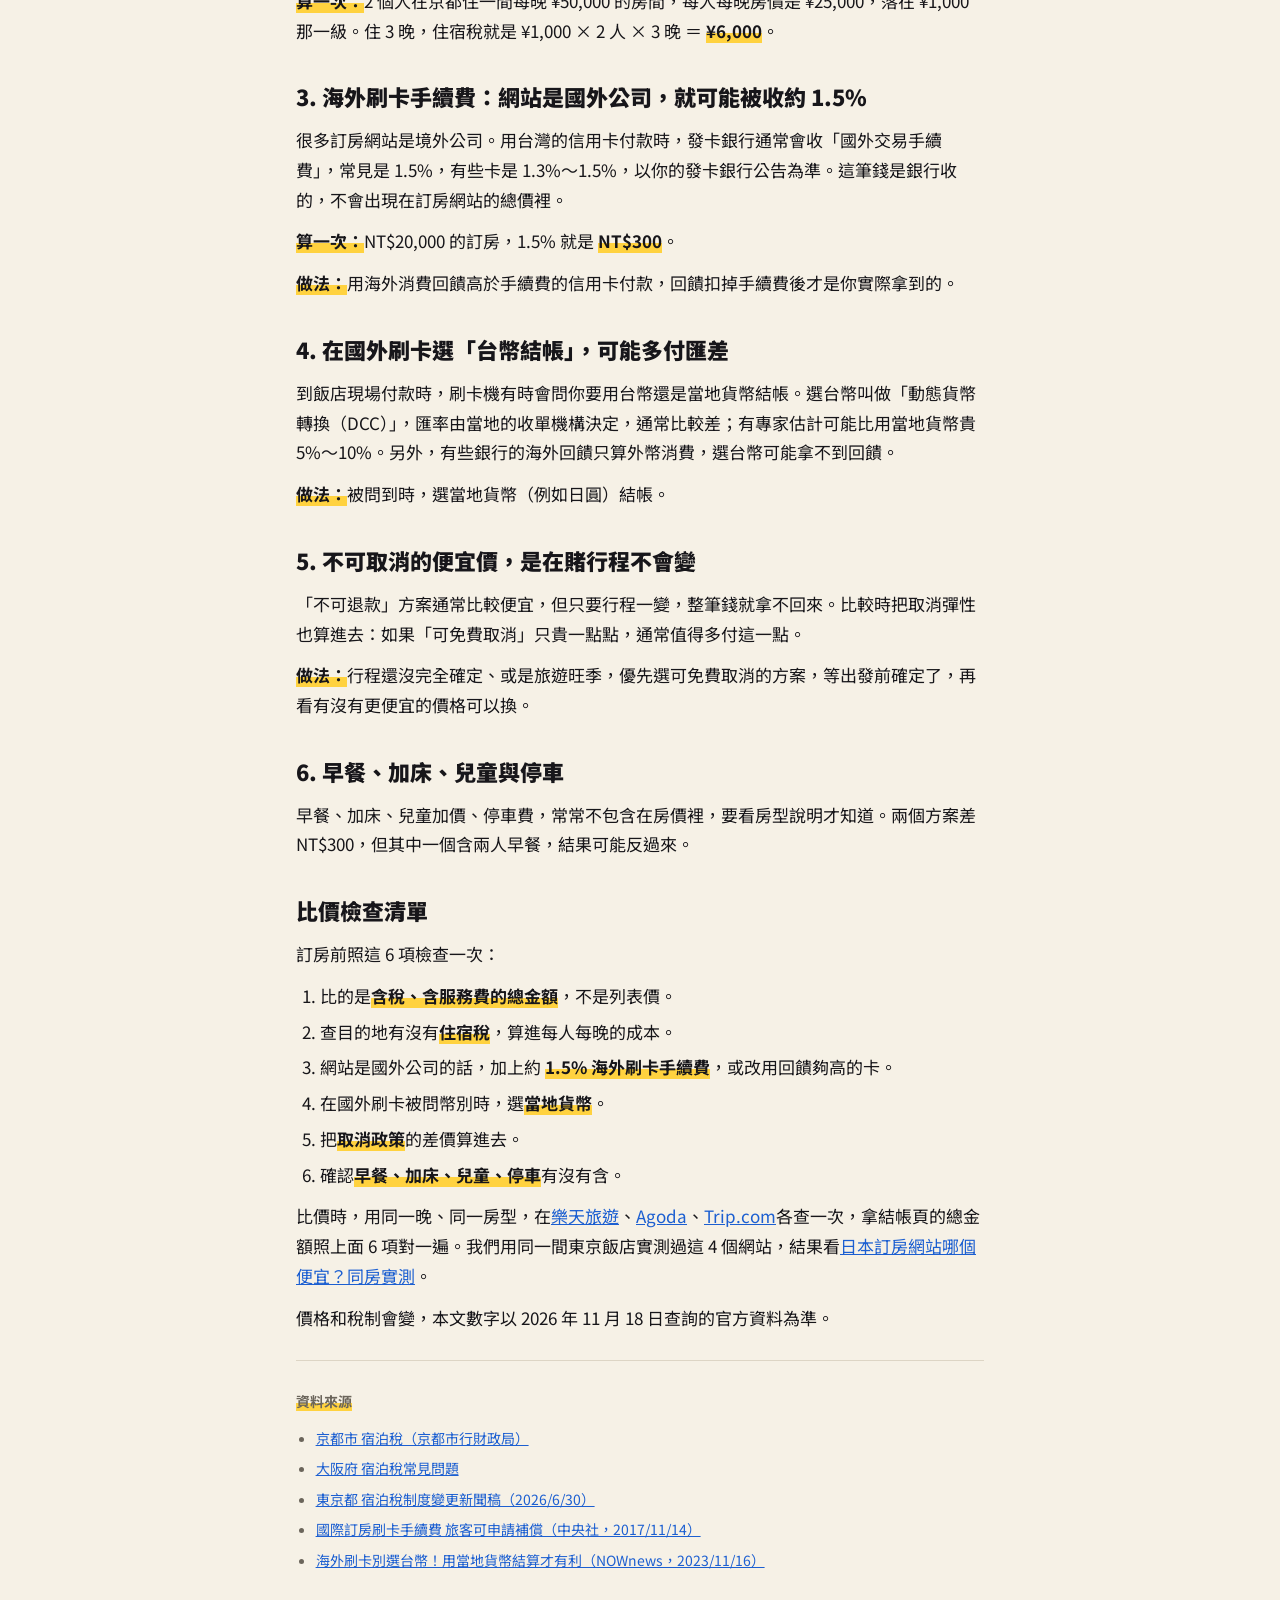
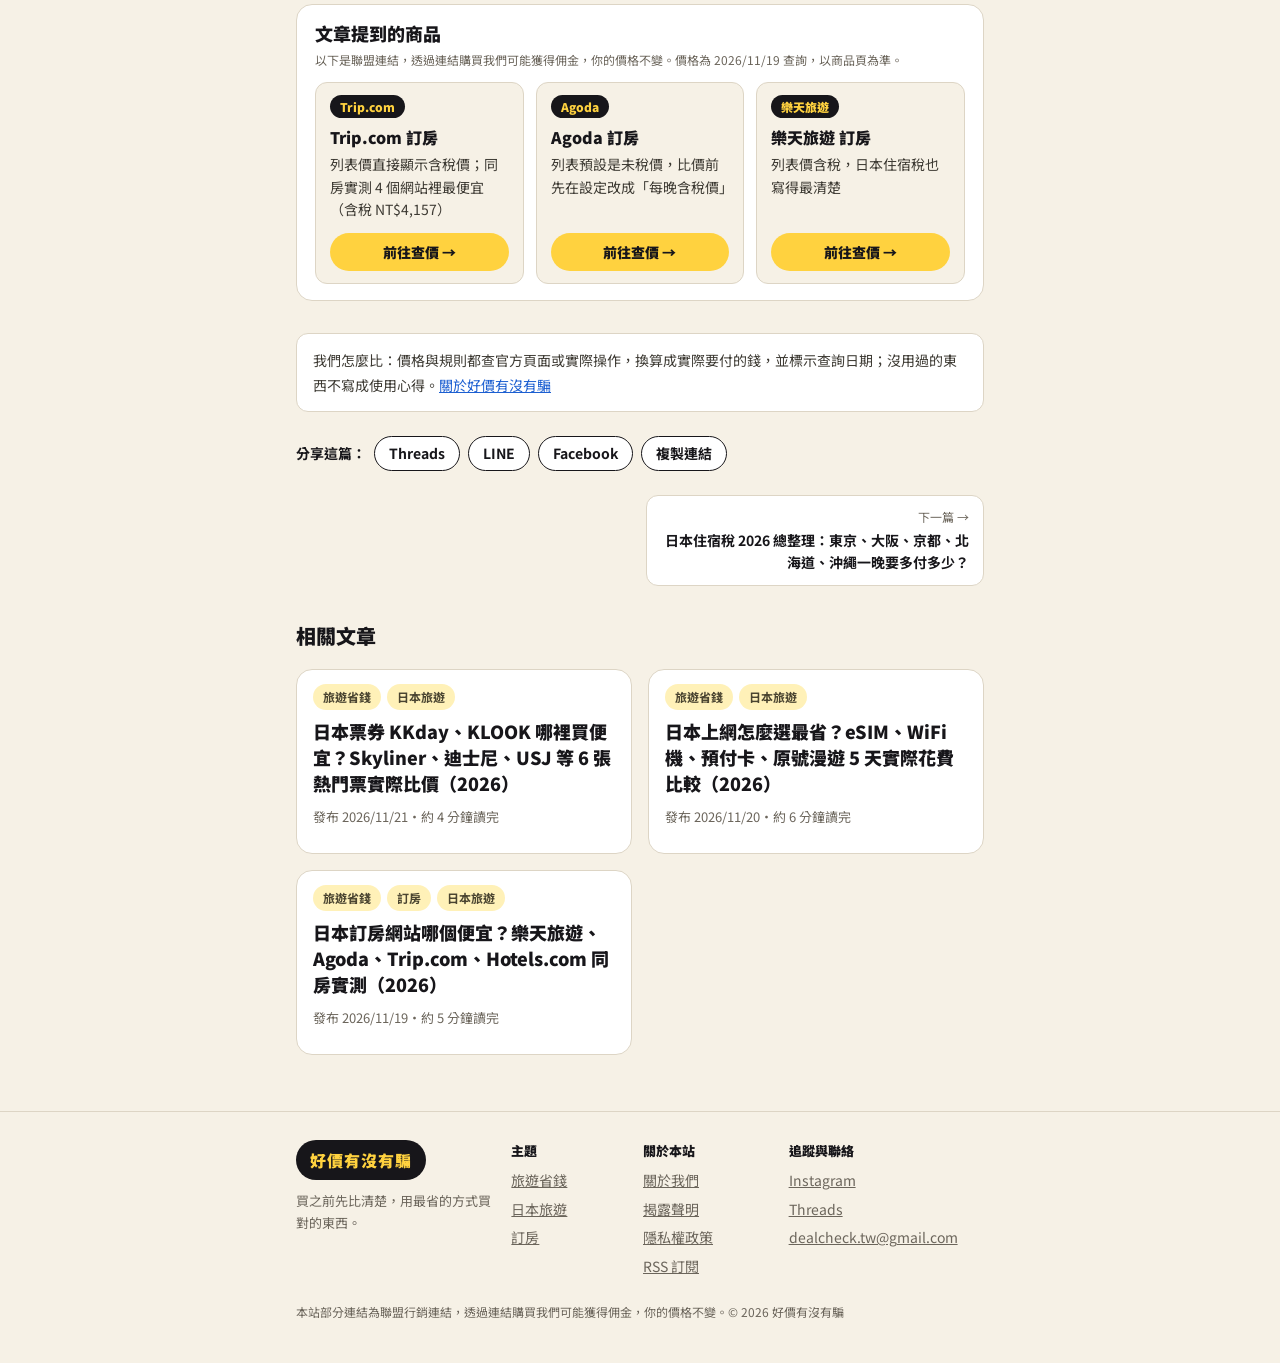
<file: posts/hotel-booking-hidden-costs.html>
<!doctype html>
<html lang="zh-Hant-TW">
<head>
<meta charset="utf-8">
<meta name="viewport" content="width=device-width, initial-scale=1">
<title>出國訂房別只比房價：結帳前會多出來的 6 筆錢（2026 年版）｜好價有沒有騙</title>
<meta name="description" content="訂房網站上的列表價，常常不是最後要付的錢。整理稅金服務費、日本住宿稅、海外刷卡手續費、選台幣結帳、取消政策等 6 筆容易漏算的費用，附比價檢查清單。">
<link rel="canonical" href="https://dealcheckfree.com/posts/hotel-booking-hidden-costs.html">
<meta name="theme-color" content="#F6F1E6">
<link rel="icon" href="/favicon.svg" type="image/svg+xml">
<link rel="icon" href="/favicon-32.png" sizes="32x32" type="image/png">
<link rel="apple-touch-icon" href="/apple-touch-icon.png">
<link rel="alternate" type="application/atom+xml" title="好價有沒有騙" href="/feed.xml">
<meta property="og:site_name" content="好價有沒有騙">
<meta property="og:locale" content="zh_TW">
<meta property="og:title" content="出國訂房別只比房價：結帳前會多出來的 6 筆錢（2026 年版）｜好價有沒有騙">
<meta property="og:description" content="訂房網站上的列表價，常常不是最後要付的錢。整理稅金服務費、日本住宿稅、海外刷卡手續費、選台幣結帳、取消政策等 6 筆容易漏算的費用，附比價檢查清單。">
<meta property="og:type" content="article">
<meta property="og:url" content="https://dealcheckfree.com/posts/hotel-booking-hidden-costs.html">
<meta property="og:image" content="https://dealcheckfree.com/posts/hotel-booking-hidden-costs.png">
<meta property="og:image:width" content="1200">
<meta property="og:image:height" content="630">
<meta name="twitter:card" content="summary_large_image">
<link rel="preconnect" href="https://fonts.googleapis.com">
<link rel="preconnect" href="https://fonts.gstatic.com" crossorigin>
<link href="https://fonts.googleapis.com/css2?family=Noto+Sans+TC:wght@400;700;900&display=swap" rel="stylesheet">
<link rel="stylesheet" href="/style.css">
<script type="application/ld+json">{"@context": "https://schema.org", "@type": "Article", "headline": "出國訂房別只比房價：結帳前會多出來的 6 筆錢（2026 年版）", "description": "訂房網站上的列表價，常常不是最後要付的錢。整理稅金服務費、日本住宿稅、海外刷卡手續費、選台幣結帳、取消政策等 6 筆容易漏算的費用，附比價檢查清單。", "datePublished": "2026-11-18", "dateModified": "2026-11-18", "inLanguage": "zh-Hant-TW", "author": {"@type": "Organization", "name": "好價有沒有騙", "url": "https://dealcheckfree.com/", "logo": "https://dealcheckfree.com/apple-touch-icon.png", "email": "dealcheck.tw@gmail.com", "sameAs": ["https://www.instagram.com/dealcheck.tw/", "https://www.threads.net/@dealcheck.tw"]}, "publisher": {"@type": "Organization", "name": "好價有沒有騙", "url": "https://dealcheckfree.com/", "logo": "https://dealcheckfree.com/apple-touch-icon.png", "email": "dealcheck.tw@gmail.com", "sameAs": ["https://www.instagram.com/dealcheck.tw/", "https://www.threads.net/@dealcheck.tw"]}, "mainEntityOfPage": "https://dealcheckfree.com/posts/hotel-booking-hidden-costs.html", "keywords": ["旅遊省錢", "訂房"], "articleSection": "旅遊省錢", "image": ["https://dealcheckfree.com/posts/hotel-booking-hidden-costs.png"]}</script><script type="application/ld+json">{"@context": "https://schema.org", "@type": "BreadcrumbList", "itemListElement": [{"@type": "ListItem", "position": 1, "name": "首頁", "item": "https://dealcheckfree.com/"}, {"@type": "ListItem", "position": 2, "name": "旅遊省錢", "item": "https://dealcheckfree.com/topics/travel-savings.html"}, {"@type": "ListItem", "position": 3, "name": "出國訂房別只比房價：結帳前會多出來的 6 筆錢（2026 年版）", "item": "https://dealcheckfree.com/posts/hotel-booking-hidden-costs.html"}]}</script>
<meta name="google-site-verification" content="lmy5mPurRWhFRwTcVyd6ML9A5QgmqC82JgQiG5xG260" />
<script>var ConverlyCustomData = {channelId: null};</script>
<script async defer src="https://cdn.adotone.com/production/adlinks/8eae55c4c9de330d0c8623b0dcb631aaa679a3553e401bb2883bb3076e9ee837.js"></script>
<!-- Cloudflare Web Analytics（手動安裝模式，11/19 開啟） --><script type='module' src='https://static.cloudflareinsights.com/beacon.min.js' data-cf-beacon='{"token": "0d7d8e84cd644265a7e5c0adb36c1299"}'></script><!-- End Cloudflare Web Analytics -->
</head>
<body id="top">
<a class="skip" href="#main">跳到內容</a>
<header class="site"><div class="wrap">
  <a class="brand" href="/">好價有沒有騙</a>
  <nav aria-label="主選單"><a href="/">文章</a><a href="/topics/">主題</a><a href="/about.html">關於</a><a href="/disclosure.html">揭露聲明</a></nav>
</div></header>
<main id="main"><div class="wrap">
<nav class="crumbs" aria-label="麵包屑"><a href="/">首頁</a> › <a href="/topics/travel-savings.html">旅遊省錢</a></nav>
<article>
  <h1>出國訂房別只比房價：結帳前會多出來的 6 筆錢（2026 年版）</h1>
  <div class="meta">發布 2026/11/18・約 3 分鐘讀完</div>
  <div class="tags"><a class="tag" href="/topics/travel-savings.html">旅遊省錢</a><a class="tag" href="/topics/hotel-booking.html">訂房</a></div>
  <div class="disclose">本文可能含有聯盟行銷連結，透過連結購買我們可能獲得佣金，不影響你的價格，也不影響我們的評比。<a href="/disclosure.html">了解更多</a></div>
  <div class="body"><p>先講結論：<strong>比價要比「最後付款金額＋刷卡成本＋取消彈性」，不是比搜尋結果上的列表價。</strong>同一間飯店，在不同網站或不同方案下，最後多付好幾百甚至上千元都很常見。下面 6 筆是最容易漏算的錢。</p><details class="toc"><summary>本文目錄（7 節）</summary><ul><li><a href="#1">1. 列表價可能沒含稅金和服務費</a></li><li><a href="#2">2. 當地住宿稅：日本熱門城市每人每晚要另外加</a></li><li><a href="#3-15">3. 海外刷卡手續費：網站是國外公司，就可能被收約 1.5%</a></li><li><a href="#4">4. 在國外刷卡選「台幣結帳」，可能多付匯差</a></li><li><a href="#5">5. 不可取消的便宜價，是在賭行程不會變</a></li><li><a href="#6">6. 早餐、加床、兒童與停車</a></li><li><a href="#_1">比價檢查清單</a></li></ul></details>
<h2 id="1">1. 列表價可能沒含稅金和服務費</h2>
<p>有些訂房平台在搜尋結果顯示的是未稅價，要等選了房型、進到結帳頁，才把稅金和服務費加上去。如果拿 A 網站的未稅價去比 B 網站的含稅價，結論會完全相反。</p>
<p><strong>做法：</strong>每個網站都點到「總金額」那一步，再拿總金額來比。</p>
<h2 id="2">2. 當地住宿稅：日本熱門城市每人每晚要另外加</h2>
<p>日本不少城市會對住宿課「宿泊稅」，按每人每晚、依房價級距收取，而且常常是入住時在飯店另外付，不一定算在訂房網站的總價裡。</p>
<div class="tbl"><table>
<thead>
<tr>
<th>城市</th>
<th>每人每晚房價</th>
<th>住宿稅（每人每晚）</th>
</tr>
</thead>
<tbody>
<tr>
<td>京都市（2026/3/1 起）</td>
<td>未滿 ¥6,000</td>
<td>¥200</td>
</tr>
<tr>
<td></td>
<td>¥6,000～未滿 ¥20,000</td>
<td>¥400</td>
</tr>
<tr>
<td></td>
<td>¥20,000～未滿 ¥50,000</td>
<td>¥1,000</td>
</tr>
<tr>
<td></td>
<td>¥50,000～未滿 ¥100,000</td>
<td>¥4,000</td>
</tr>
<tr>
<td></td>
<td>¥100,000 以上</td>
<td>¥10,000</td>
</tr>
<tr>
<td>大阪府（2025/9/1 起）</td>
<td>未滿 ¥5,000</td>
<td>不課稅</td>
</tr>
<tr>
<td></td>
<td>¥5,000～未滿 ¥15,000</td>
<td>¥200</td>
</tr>
<tr>
<td></td>
<td>¥15,000～未滿 ¥20,000</td>
<td>¥400</td>
</tr>
<tr>
<td></td>
<td>¥20,000 以上</td>
<td>¥500</td>
</tr>
<tr>
<td>東京都（現行）</td>
<td>未滿 ¥10,000</td>
<td>不課稅</td>
</tr>
<tr>
<td></td>
<td>¥10,000～未滿 ¥15,000</td>
<td>¥100</td>
</tr>
<tr>
<td></td>
<td>¥15,000 以上</td>
<td>¥200</td>
</tr>
</tbody>
</table></div>
<p>京都的房價是指不含餐費和消費稅的住宿費。東京都另外公布了新制：2027 年 4 月 1 日起改成住宿費的 3%，免稅門檻提高到 ¥13,000。北海道、福岡、沖繩等其他地區的稅額，看<a href="/posts/japan-accommodation-tax-2026.html">日本住宿稅 2026 總整理</a>。</p>
<p><strong>算一次：</strong>2 個人在京都住一間每晚 ¥50,000 的房間，每人每晚房價是 ¥25,000，落在 ¥1,000 那一級。住 3 晚，住宿稅就是 ¥1,000 × 2 人 × 3 晚 ＝ <strong>¥6,000</strong>。</p>
<h2 id="3-15">3. 海外刷卡手續費：網站是國外公司，就可能被收約 1.5%</h2>
<p>很多訂房網站是境外公司。用台灣的信用卡付款時，發卡銀行通常會收「國外交易手續費」，常見是 1.5%，有些卡是 1.3%～1.5%，以你的發卡銀行公告為準。這筆錢是銀行收的，不會出現在訂房網站的總價裡。</p>
<p><strong>算一次：</strong>NT$20,000 的訂房，1.5% 就是 <strong>NT$300</strong>。</p>
<p><strong>做法：</strong>用海外消費回饋高於手續費的信用卡付款，回饋扣掉手續費後才是你實際拿到的。</p>
<h2 id="4">4. 在國外刷卡選「台幣結帳」，可能多付匯差</h2>
<p>到飯店現場付款時，刷卡機有時會問你要用台幣還是當地貨幣結帳。選台幣叫做「動態貨幣轉換（DCC）」，匯率由當地的收單機構決定，通常比較差；有專家估計可能比用當地貨幣貴 5%～10%。另外，有些銀行的海外回饋只算外幣消費，選台幣可能拿不到回饋。</p>
<p><strong>做法：</strong>被問到時，選當地貨幣（例如日圓）結帳。</p>
<h2 id="5">5. 不可取消的便宜價，是在賭行程不會變</h2>
<p>「不可退款」方案通常比較便宜，但只要行程一變，整筆錢就拿不回來。比較時把取消彈性也算進去：如果「可免費取消」只貴一點點，通常值得多付這一點。</p>
<p><strong>做法：</strong>行程還沒完全確定、或是旅遊旺季，優先選可免費取消的方案，等出發前確定了，再看有沒有更便宜的價格可以換。</p>
<h2 id="6">6. 早餐、加床、兒童與停車</h2>
<p>早餐、加床、兒童加價、停車費，常常不包含在房價裡，要看房型說明才知道。兩個方案差 NT$300，但其中一個含兩人早餐，結果可能反過來。</p>
<h2 id="_1">比價檢查清單</h2>
<p>訂房前照這 6 項檢查一次：</p>
<ol>
<li>比的是<strong>含稅、含服務費的總金額</strong>，不是列表價。</li>
<li>查目的地有沒有<strong>住宿稅</strong>，算進每人每晚的成本。</li>
<li>網站是國外公司的話，加上約 <strong>1.5% 海外刷卡手續費</strong>，或改用回饋夠高的卡。</li>
<li>在國外刷卡被問幣別時，選<strong>當地貨幣</strong>。</li>
<li>把<strong>取消政策</strong>的差價算進去。</li>
<li>確認<strong>早餐、加床、兒童、停車</strong>有沒有含。</li>
</ol>
<p>比價時，用同一晚、同一房型，在<a class="aff" href="https://vbtrax.com/track/clicks/3786/c627c2bc9b0723dafc8bec23d62e9d462d684ddf2aabebf70068b413234652eed671a3ea103a9e71?subid_1=hotel-costs" target="_blank" rel="sponsored nofollow noopener">樂天旅遊</a>、<a class="aff" href="https://affclkr.online/track/clicks/8685/c627c2bc9b0723daff88ec23d62e9d462d684ddf2aabebfc0168b713234652eed671a3ea103a9e71?subid_1=hotel-costs" target="_blank" rel="sponsored nofollow noopener">Agoda</a>、<a class="aff" href="https://affone.site/track/clicks/3569/c627c2bc9b0723daff89ec23d62e9d462d684ddf2aabebf70266bb13234652eed671a3ea103a9e71?subid_1=hotel-costs" target="_blank" rel="sponsored nofollow noopener">Trip.com</a>各查一次，拿結帳頁的總金額照上面 6 項對一遍。我們用同一間東京飯店實測過這 4 個網站，結果看<a href="/posts/japan-hotel-booking-sites-comparison.html">日本訂房網站哪個便宜？同房實測</a>。</p>
<p>價格和稅制會變，本文數字以 2026 年 11 月 18 日查詢的官方資料為準。</p>
<hr />
<div class="sources">
<p><strong>資料來源</strong></p>
<ul>
<li><a href="https://www.city.kyoto.lg.jp/gyozai/page/0000236942.html" target="_blank" rel="noopener">京都市 宿泊稅（京都市行財政局）</a></li>
<li><a href="https://www.pref.osaka.lg.jp/faq/o050040/faq_001924.html" target="_blank" rel="noopener">大阪府 宿泊稅常見問題</a></li>
<li><a href="https://www.metro.tokyo.lg.jp/information/press/2026/06/2026063004" target="_blank" rel="noopener">東京都 宿泊稅制度變更新聞稿（2026/6/30）</a></li>
<li><a href="https://tw.stock.yahoo.com/news/%E5%9C%8B%E9%9A%9B%E8%A8%82%E6%88%BF%E5%88%B7%E5%8D%A1%E6%89%8B%E7%BA%8C%E8%B2%BB-%E6%97%85%E5%AE%A2%E5%8F%AF%E7%94%B3%E8%AB%8B%E8%A3%9C%E5%84%9F-103413628.html" target="_blank" rel="noopener">國際訂房刷卡手續費 旅客可申請補償（中央社，2017/11/14）</a></li>
<li><a href="https://www.nownews.com/news/6302522" target="_blank" rel="noopener">海外刷卡別選台幣！用當地貨幣結算才有利（NOWnews，2023/11/16）</a></li>
</ul>
</div></div>
  <section class="picks" aria-label="文章提到的商品"><h2>文章提到的商品</h2><p class="note">以下是聯盟連結，透過連結購買我們可能獲得佣金，你的價格不變。價格為 2026/11/19 查詢，以商品頁為準。</p><ul class="pick-list n3"><li class="pick"><span class="shop">Trip.com</span><b>Trip.com 訂房</b><span class="why">列表價直接顯示含稅價；同房實測 4 個網站裡最便宜（含稅 NT$4,157）</span><a class="go" href="https://affone.site/track/clicks/3569/c627c2bc9b0723daff89ec23d62e9d462d684ddf2aabebf70266bb13234652eed671a3ea103a9e71?subid_1=hotel-costs" target="_blank" rel="sponsored nofollow noopener">前往查價 →</a></li><li class="pick"><span class="shop">Agoda</span><b>Agoda 訂房</b><span class="why">列表預設是未稅價，比價前先在設定改成「每晚含稅價」</span><a class="go" href="https://affclkr.online/track/clicks/8685/c627c2bc9b0723daff88ec23d62e9d462d684ddf2aabebfc0168b713234652eed671a3ea103a9e71?subid_1=hotel-costs" target="_blank" rel="sponsored nofollow noopener">前往查價 →</a></li><li class="pick"><span class="shop">樂天旅遊</span><b>樂天旅遊 訂房</b><span class="why">列表價含稅，日本住宿稅也寫得最清楚</span><a class="go" href="https://vbtrax.com/track/clicks/3786/c627c2bc9b0723dafc8bec23d62e9d462d684ddf2aabebf70068b413234652eed671a3ea103a9e71?subid_1=hotel-costs" target="_blank" rel="sponsored nofollow noopener">前往查價 →</a></li></ul></section>
  <aside class="method">我們怎麼比：價格與規則都查官方頁面或實際操作，換算成實際要付的錢，並標示查詢日期；沒用過的東西不寫成使用心得。<a href="/about.html">關於好價有沒有騙</a></aside>
  <div class="share" aria-label="分享這篇">
  <span>分享這篇：</span>
  <a href="https://www.threads.net/intent/post?text=%E5%87%BA%E5%9C%8B%E8%A8%82%E6%88%BF%E5%88%A5%E5%8F%AA%E6%AF%94%E6%88%BF%E5%83%B9%EF%BC%9A%E7%B5%90%E5%B8%B3%E5%89%8D%E6%9C%83%E5%A4%9A%E5%87%BA%E4%BE%86%E7%9A%84%206%20%E7%AD%86%E9%8C%A2%EF%BC%882026%20%E5%B9%B4%E7%89%88%EF%BC%89%20https%3A%2F%2Fdealcheckfree.com%2Fposts%2Fhotel-booking-hidden-costs.html" target="_blank" rel="noopener">Threads</a>
  <a href="https://social-plugins.line.me/lineit/share?url=https%3A%2F%2Fdealcheckfree.com%2Fposts%2Fhotel-booking-hidden-costs.html" target="_blank" rel="noopener">LINE</a>
  <a href="https://www.facebook.com/sharer/sharer.php?u=https%3A%2F%2Fdealcheckfree.com%2Fposts%2Fhotel-booking-hidden-costs.html" target="_blank" rel="noopener">Facebook</a>
  <button type="button" data-copy="https://dealcheckfree.com/posts/hotel-booking-hidden-costs.html">複製連結</button>
</div>
<script>document.querySelectorAll('[data-copy]').forEach(function(b){b.addEventListener('click',function(){navigator.clipboard&&navigator.clipboard.writeText(b.dataset.copy).then(function(){b.textContent='已複製';setTimeout(function(){b.textContent='複製連結'},1500)})})})</script>
  <nav class="pn" aria-label="上一篇與下一篇"><span></span><a class="next" href="/posts/japan-accommodation-tax-2026.html"><small>下一篇 →</small>日本住宿稅 2026 總整理：東京、大阪、京都、北海道、沖繩一晚要多付多少？</a></nav>
  <section class="related"><h2>相關文章</h2><ul class="cards"><li class="card"><div class="in"><div class="tags"><a class="tag" href="/topics/travel-savings.html">旅遊省錢</a><a class="tag" href="/topics/japan-travel.html">日本旅遊</a></div><a class="t" href="/posts/japan-tickets-kkday-klook-comparison.html">日本票券 KKday、KLOOK 哪裡買便宜？Skyliner、迪士尼、USJ 等 6 張熱門票實際比價（2026）</a><div class="d">同一天同票種，實際比較 KKday、KLOOK 和官方網站的 Skyliner、SHIBUYA SKY、大阪周遊卡、JR 關西廣域周遊券、東京迪士尼、USJ 價格。6 張合計 KLOOK NT$8,338、KKday NT$8,421、官方約 NT$8,708，再比取消規定和優惠碼。</div><div class="meta">發布 2026/11/21・約 4 分鐘讀完</div></div></li><li class="card"><div class="in"><div class="tags"><a class="tag" href="/topics/travel-savings.html">旅遊省錢</a><a class="tag" href="/topics/japan-travel.html">日本旅遊</a></div><a class="t" href="/posts/japan-internet-esim-roaming-comparison.html">日本上網怎麼選最省？eSIM、WiFi 機、預付卡、原號漫遊 5 天實際花費比較（2026）</a><div class="d">去日本 5 天上網要花多少？實際比較 JOYTEL、Airalo eSIM、WiFi 機、台哥大預付卡，以及中華、台哥大、遠傳原號漫遊的價格、流量和隱藏費用，一個人最低 NT$339，2～4 人同行 WiFi 機 5 天 NT$360 可分攤。</div><div class="meta">發布 2026/11/20・約 6 分鐘讀完</div></div></li><li class="card"><div class="in"><div class="tags"><a class="tag" href="/topics/travel-savings.html">旅遊省錢</a><a class="tag" href="/topics/hotel-booking.html">訂房</a><a class="tag" href="/topics/japan-travel.html">日本旅遊</a></div><a class="t" href="/posts/japan-hotel-booking-sites-comparison.html">日本訂房網站哪個便宜？樂天旅遊、Agoda、Trip.com、Hotels.com 同房實測（2026）</a><div class="d">同一間東京飯店、同一晚、同房型，實際比較樂天旅遊、Agoda、Trip.com、Hotels.com 的含稅總價、免費取消期限、住宿稅標示和付款方式，最便宜和最貴差 NT$1,254。</div><div class="meta">發布 2026/11/19・約 5 分鐘讀完</div></div></li></ul></section>
  
</article>
</div></main>
<footer class="site"><div class="wrap">
  <div class="foot-grid">
    <div><a class="brand" href="/">好價有沒有騙</a><p>買之前先比清楚，用最省的方式買對的東西。</p></div>
    <div><h2>主題</h2><ul><li><a href="/topics/travel-savings.html">旅遊省錢</a></li><li><a href="/topics/japan-travel.html">日本旅遊</a></li><li><a href="/topics/hotel-booking.html">訂房</a></li></ul></div>
    <div><h2>關於本站</h2><ul><li><a href="/about.html">關於我們</a></li><li><a href="/disclosure.html">揭露聲明</a></li><li><a href="/privacy.html">隱私權政策</a></li><li><a href="/feed.xml">RSS 訂閱</a></li></ul></div>
    <div><h2>追蹤與聯絡</h2><ul><li><a href="https://www.instagram.com/dealcheck.tw/" target="_blank" rel="noopener">Instagram</a></li><li><a href="https://www.threads.net/@dealcheck.tw" target="_blank" rel="noopener">Threads</a></li><li><a href="mailto:dealcheck.tw@gmail.com">dealcheck.tw@gmail.com</a></li></ul></div>
  </div>
  <p class="fine">本站部分連結為聯盟行銷連結，透過連結購買我們可能獲得佣金，你的價格不變。© 2026 好價有沒有騙</p>
</div></footer>
<a class="totop" href="#top" aria-label="回到頂端">↑</a>
<script>(function(){var t=document.querySelector('.totop');function f(){t.classList.toggle('show',window.scrollY>600)}window.addEventListener('scroll',f,{passive:true});f()})()</script>
</body>
</html>
</file>
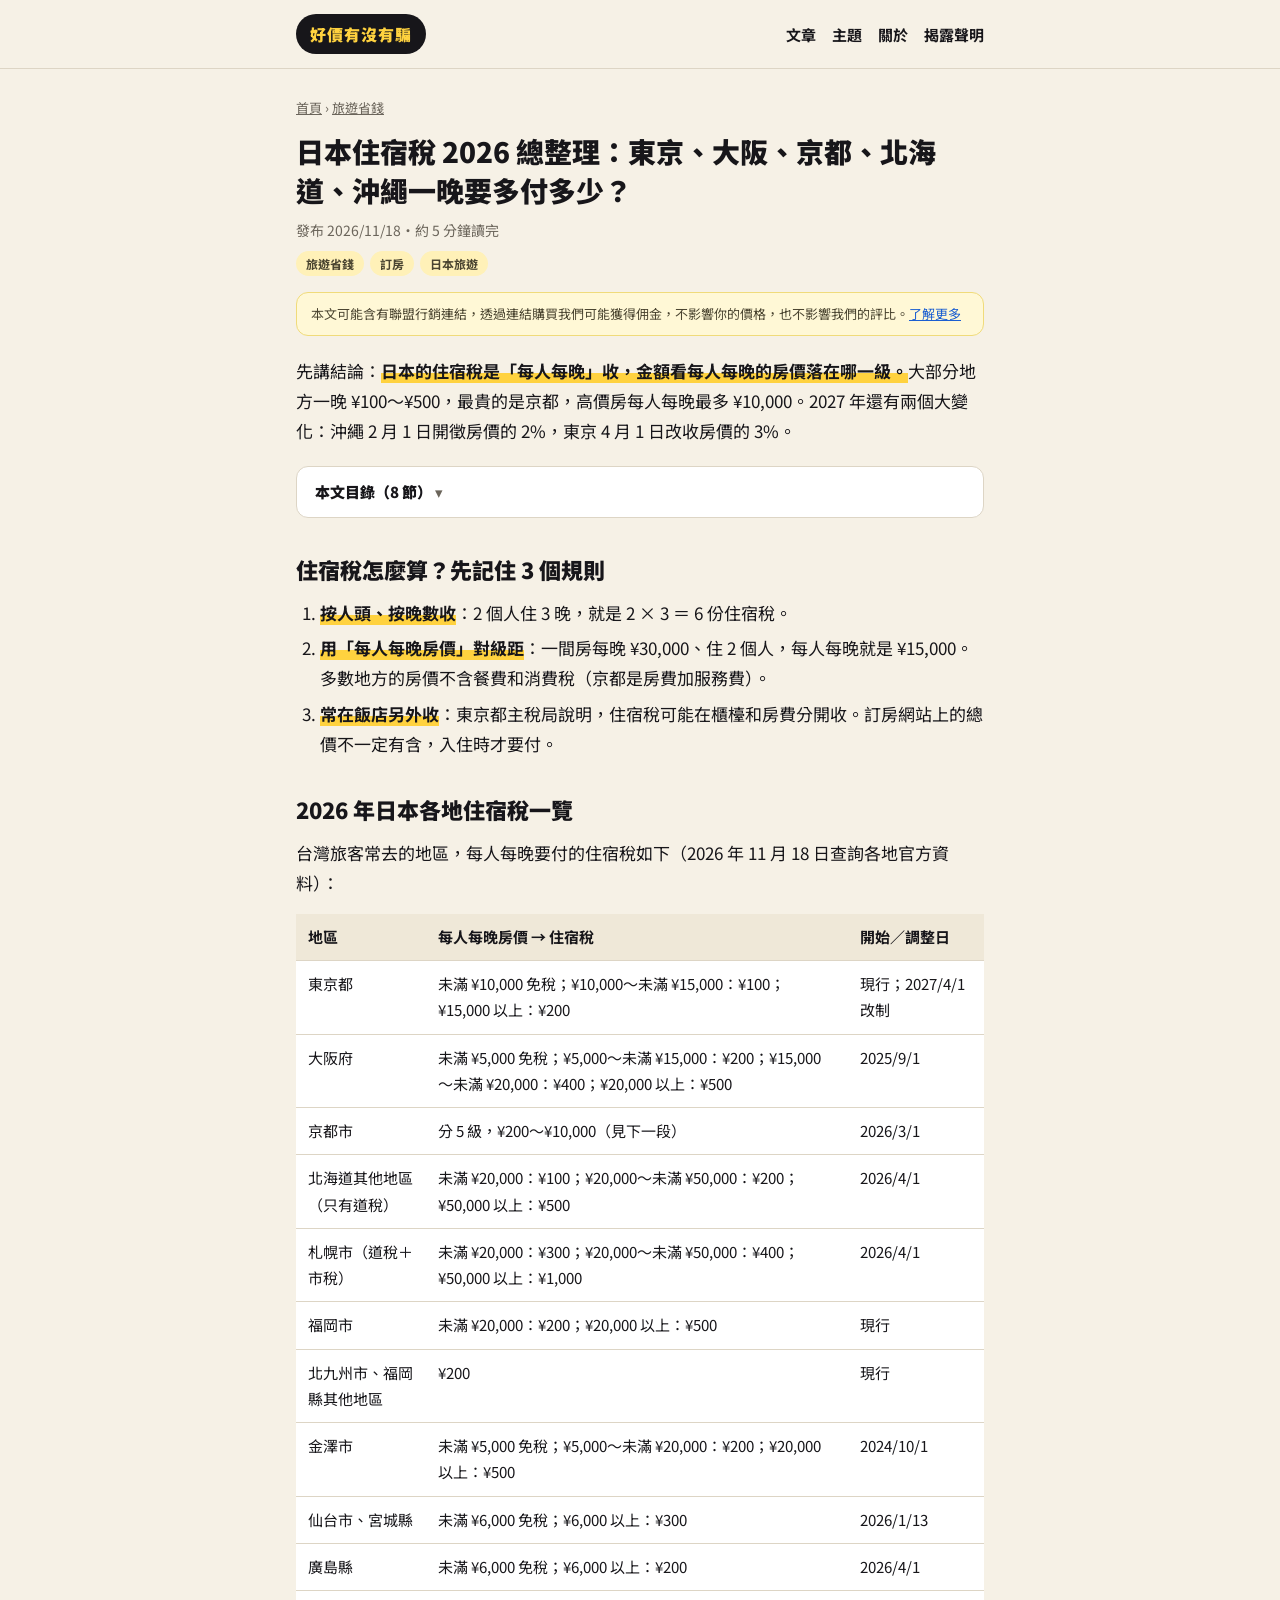
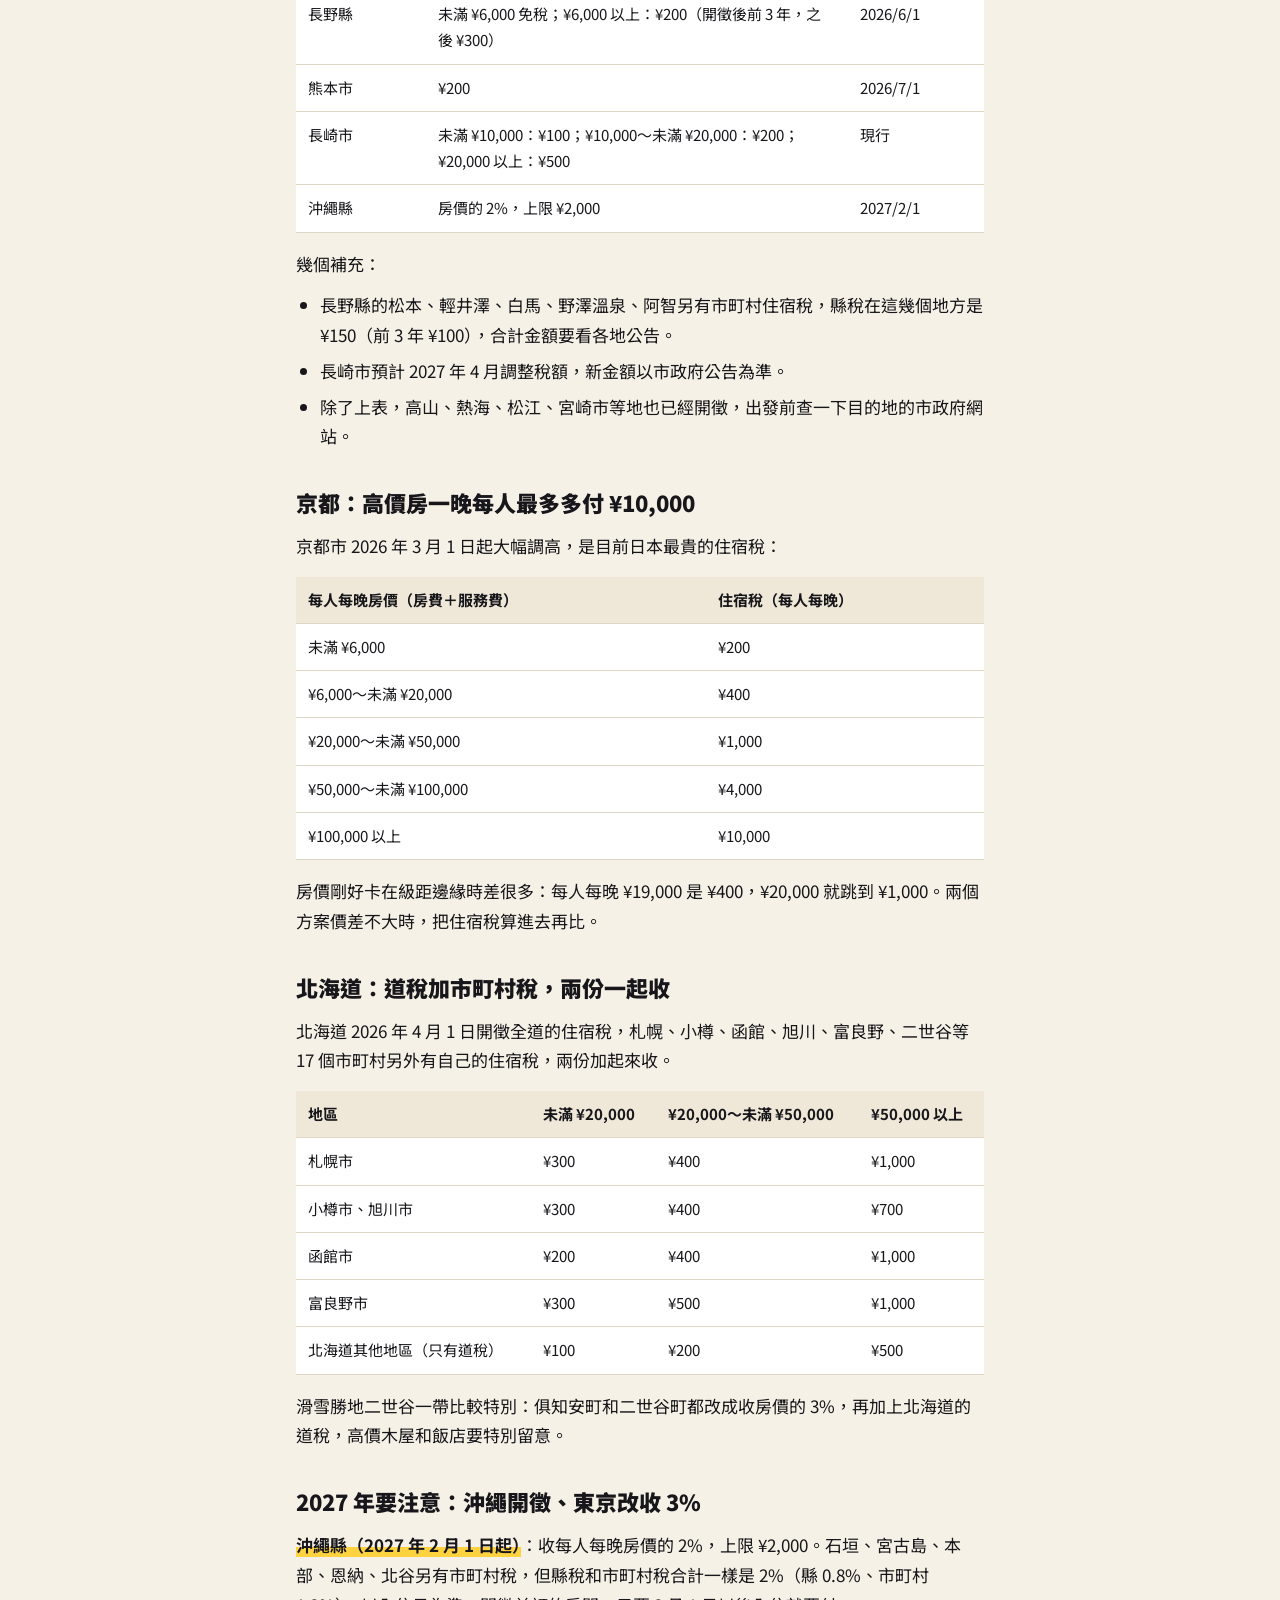
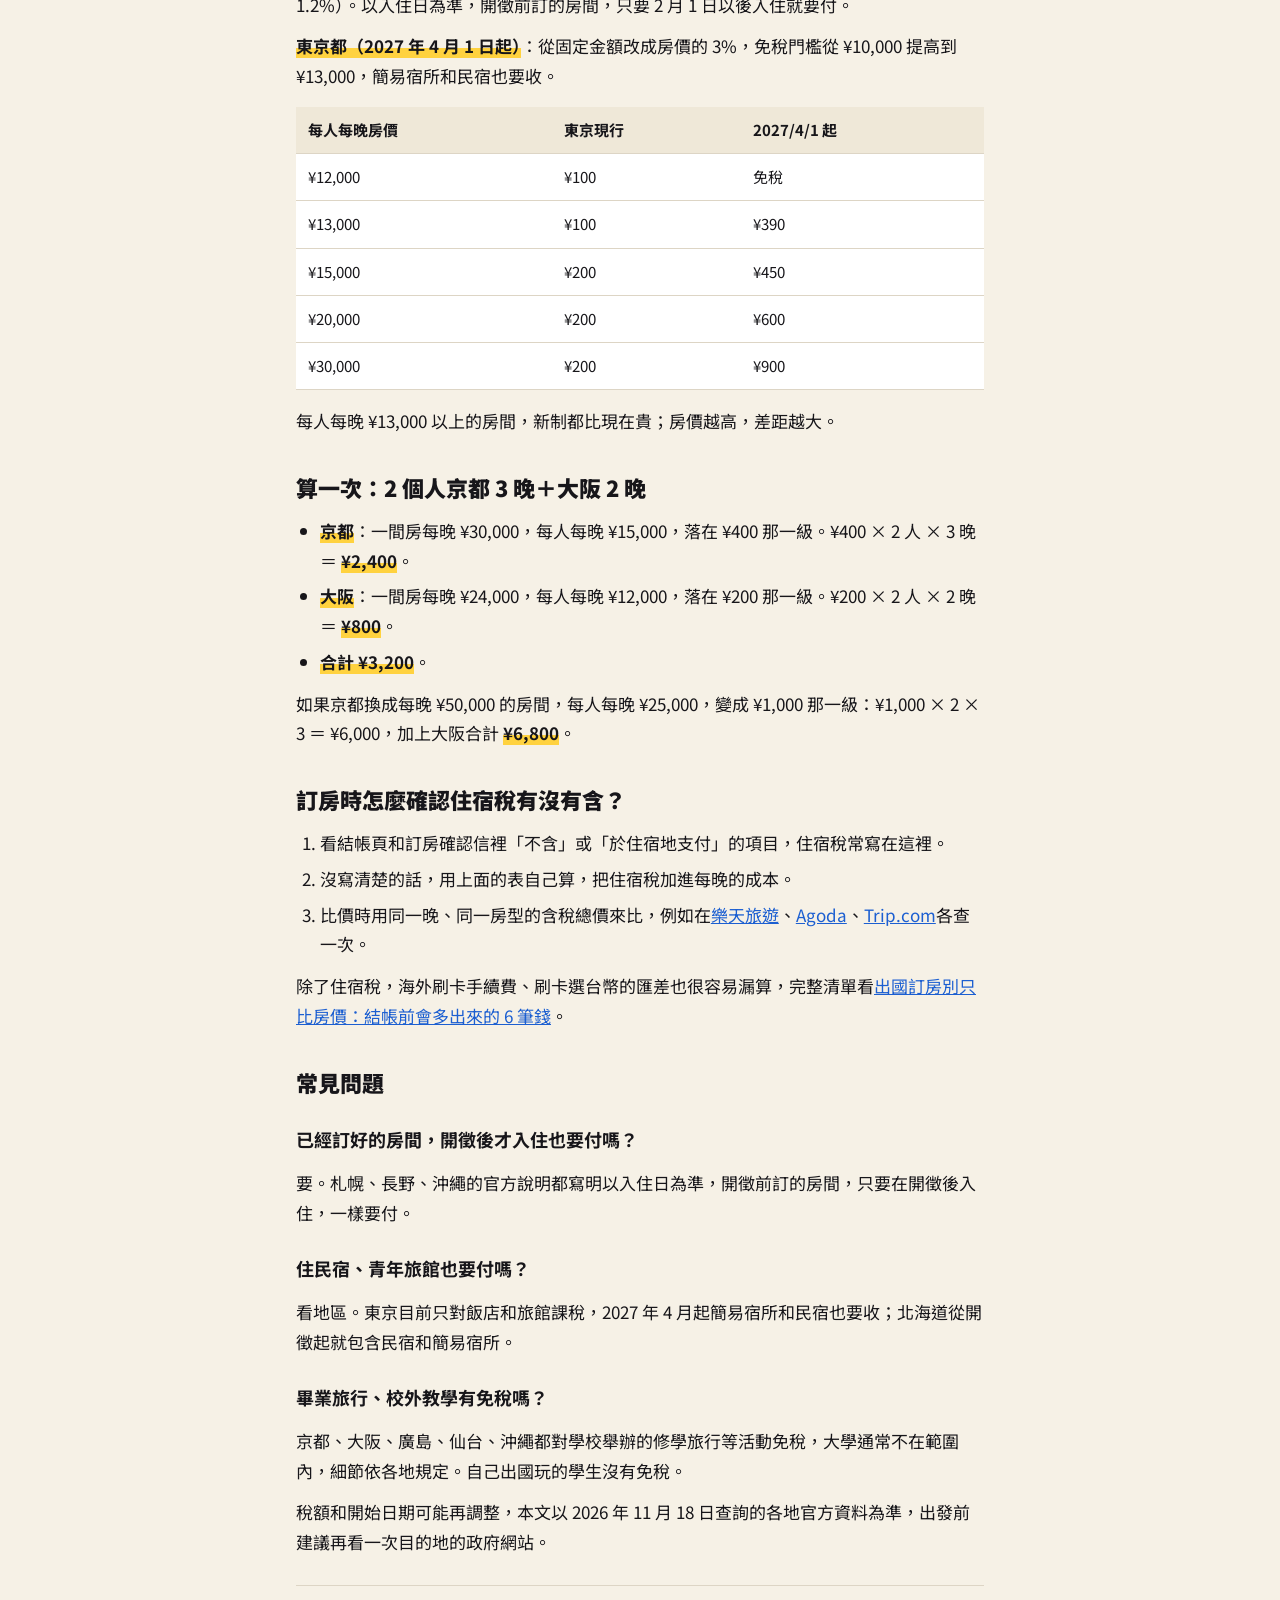
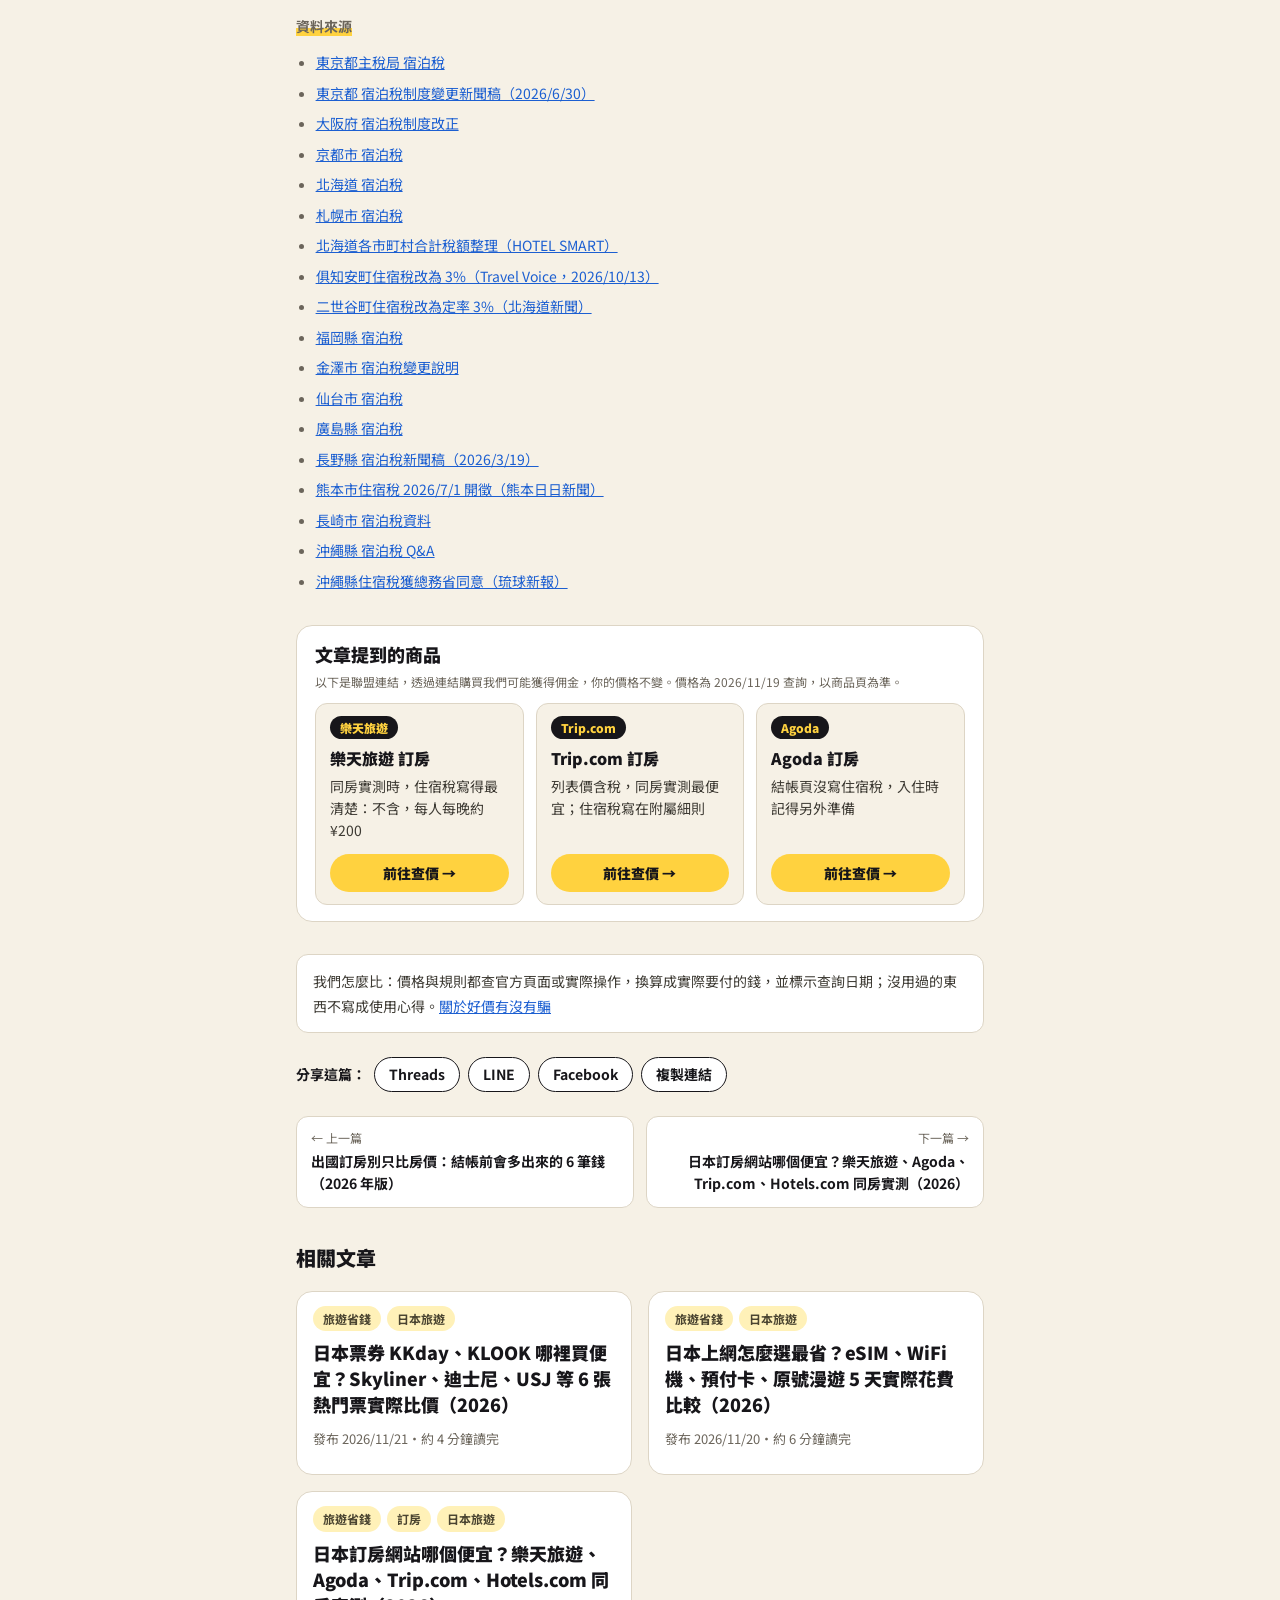
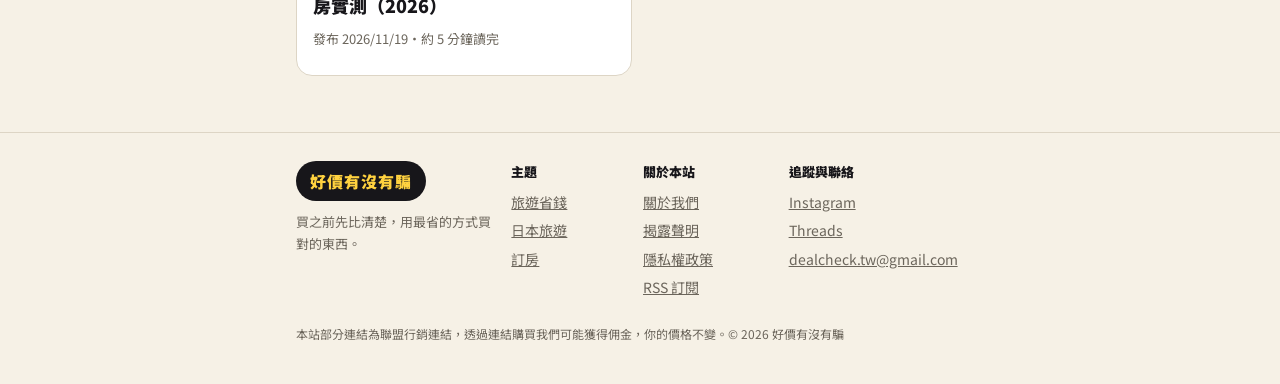
<file: posts/japan-accommodation-tax-2026.html>
<!doctype html>
<html lang="zh-Hant-TW">
<head>
<meta charset="utf-8">
<meta name="viewport" content="width=device-width, initial-scale=1">
<title>日本住宿稅 2026 總整理：東京、大阪、京都、北海道、沖繩一晚要多付多少？｜好價有沒有騙</title>
<meta name="description" content="日本住宿稅各地一覽（2026 年 11 月更新）：東京、大阪、京都、北海道、福岡、沖繩等地每人每晚要付多少、房價怎麼對級距、什麼時候付，以及 2027 年沖繩開徵 2%、東京改收 3% 的變化。">
<link rel="canonical" href="https://dealcheckfree.com/posts/japan-accommodation-tax-2026.html">
<meta name="theme-color" content="#F6F1E6">
<link rel="icon" href="/favicon.svg" type="image/svg+xml">
<link rel="icon" href="/favicon-32.png" sizes="32x32" type="image/png">
<link rel="apple-touch-icon" href="/apple-touch-icon.png">
<link rel="alternate" type="application/atom+xml" title="好價有沒有騙" href="/feed.xml">
<meta property="og:site_name" content="好價有沒有騙">
<meta property="og:locale" content="zh_TW">
<meta property="og:title" content="日本住宿稅 2026 總整理：東京、大阪、京都、北海道、沖繩一晚要多付多少？｜好價有沒有騙">
<meta property="og:description" content="日本住宿稅各地一覽（2026 年 11 月更新）：東京、大阪、京都、北海道、福岡、沖繩等地每人每晚要付多少、房價怎麼對級距、什麼時候付，以及 2027 年沖繩開徵 2%、東京改收 3% 的變化。">
<meta property="og:type" content="article">
<meta property="og:url" content="https://dealcheckfree.com/posts/japan-accommodation-tax-2026.html">
<meta property="og:image" content="https://dealcheckfree.com/posts/japan-accommodation-tax-2026.png">
<meta property="og:image:width" content="1200">
<meta property="og:image:height" content="630">
<meta name="twitter:card" content="summary_large_image">
<link rel="preconnect" href="https://fonts.googleapis.com">
<link rel="preconnect" href="https://fonts.gstatic.com" crossorigin>
<link href="https://fonts.googleapis.com/css2?family=Noto+Sans+TC:wght@400;700;900&display=swap" rel="stylesheet">
<link rel="stylesheet" href="/style.css">
<script type="application/ld+json">{"@context": "https://schema.org", "@type": "Article", "headline": "日本住宿稅 2026 總整理：東京、大阪、京都、北海道、沖繩一晚要多付多少？", "description": "日本住宿稅各地一覽（2026 年 11 月更新）：東京、大阪、京都、北海道、福岡、沖繩等地每人每晚要付多少、房價怎麼對級距、什麼時候付，以及 2027 年沖繩開徵 2%、東京改收 3% 的變化。", "datePublished": "2026-11-18", "dateModified": "2026-11-18", "inLanguage": "zh-Hant-TW", "author": {"@type": "Organization", "name": "好價有沒有騙", "url": "https://dealcheckfree.com/", "logo": "https://dealcheckfree.com/apple-touch-icon.png", "email": "dealcheck.tw@gmail.com", "sameAs": ["https://www.instagram.com/dealcheck.tw/", "https://www.threads.net/@dealcheck.tw"]}, "publisher": {"@type": "Organization", "name": "好價有沒有騙", "url": "https://dealcheckfree.com/", "logo": "https://dealcheckfree.com/apple-touch-icon.png", "email": "dealcheck.tw@gmail.com", "sameAs": ["https://www.instagram.com/dealcheck.tw/", "https://www.threads.net/@dealcheck.tw"]}, "mainEntityOfPage": "https://dealcheckfree.com/posts/japan-accommodation-tax-2026.html", "keywords": ["旅遊省錢", "訂房", "日本旅遊"], "articleSection": "旅遊省錢", "image": ["https://dealcheckfree.com/posts/japan-accommodation-tax-2026.png"]}</script><script type="application/ld+json">{"@context": "https://schema.org", "@type": "BreadcrumbList", "itemListElement": [{"@type": "ListItem", "position": 1, "name": "首頁", "item": "https://dealcheckfree.com/"}, {"@type": "ListItem", "position": 2, "name": "旅遊省錢", "item": "https://dealcheckfree.com/topics/travel-savings.html"}, {"@type": "ListItem", "position": 3, "name": "日本住宿稅 2026 總整理：東京、大阪、京都、北海道、沖繩一晚要多付多少？", "item": "https://dealcheckfree.com/posts/japan-accommodation-tax-2026.html"}]}</script>
<meta name="google-site-verification" content="lmy5mPurRWhFRwTcVyd6ML9A5QgmqC82JgQiG5xG260" />
<script>var ConverlyCustomData = {channelId: null};</script>
<script async defer src="https://cdn.adotone.com/production/adlinks/8eae55c4c9de330d0c8623b0dcb631aaa679a3553e401bb2883bb3076e9ee837.js"></script>
<!-- Cloudflare Web Analytics（手動安裝模式，11/19 開啟） --><script type='module' src='https://static.cloudflareinsights.com/beacon.min.js' data-cf-beacon='{"token": "0d7d8e84cd644265a7e5c0adb36c1299"}'></script><!-- End Cloudflare Web Analytics -->
</head>
<body id="top">
<a class="skip" href="#main">跳到內容</a>
<header class="site"><div class="wrap">
  <a class="brand" href="/">好價有沒有騙</a>
  <nav aria-label="主選單"><a href="/">文章</a><a href="/topics/">主題</a><a href="/about.html">關於</a><a href="/disclosure.html">揭露聲明</a></nav>
</div></header>
<main id="main"><div class="wrap">
<nav class="crumbs" aria-label="麵包屑"><a href="/">首頁</a> › <a href="/topics/travel-savings.html">旅遊省錢</a></nav>
<article>
  <h1>日本住宿稅 2026 總整理：東京、大阪、京都、北海道、沖繩一晚要多付多少？</h1>
  <div class="meta">發布 2026/11/18・約 5 分鐘讀完</div>
  <div class="tags"><a class="tag" href="/topics/travel-savings.html">旅遊省錢</a><a class="tag" href="/topics/hotel-booking.html">訂房</a><a class="tag" href="/topics/japan-travel.html">日本旅遊</a></div>
  <div class="disclose">本文可能含有聯盟行銷連結，透過連結購買我們可能獲得佣金，不影響你的價格，也不影響我們的評比。<a href="/disclosure.html">了解更多</a></div>
  <div class="body"><p>先講結論：<strong>日本的住宿稅是「每人每晚」收，金額看每人每晚的房價落在哪一級。</strong>大部分地方一晚 ¥100～¥500，最貴的是京都，高價房每人每晚最多 ¥10,000。2027 年還有兩個大變化：沖繩 2 月 1 日開徵房價的 2%，東京 4 月 1 日改收房價的 3%。</p><details class="toc"><summary>本文目錄（8 節）</summary><ul><li><a href="#3">住宿稅怎麼算？先記住 3 個規則</a></li><li><a href="#2026">2026 年日本各地住宿稅一覽</a></li><li><a href="#10000">京都：高價房一晚每人最多多付 ¥10,000</a></li><li><a href="#_1">北海道：道稅加市町村稅，兩份一起收</a></li><li><a href="#2027-3">2027 年要注意：沖繩開徵、東京改收 3%</a></li><li><a href="#2-3-2">算一次：2 個人京都 3 晚＋大阪 2 晚</a></li><li><a href="#_2">訂房時怎麼確認住宿稅有沒有含？</a></li><li><a href="#_3">常見問題</a></li></ul></details>
<h2 id="3">住宿稅怎麼算？先記住 3 個規則</h2>
<ol>
<li><strong>按人頭、按晚數收</strong>：2 個人住 3 晚，就是 2 × 3 ＝ 6 份住宿稅。</li>
<li><strong>用「每人每晚房價」對級距</strong>：一間房每晚 ¥30,000、住 2 個人，每人每晚就是 ¥15,000。多數地方的房價不含餐費和消費稅（京都是房費加服務費）。</li>
<li><strong>常在飯店另外收</strong>：東京都主稅局說明，住宿稅可能在櫃檯和房費分開收。訂房網站上的總價不一定有含，入住時才要付。</li>
</ol>
<h2 id="2026">2026 年日本各地住宿稅一覽</h2>
<p>台灣旅客常去的地區，每人每晚要付的住宿稅如下（2026 年 11 月 18 日查詢各地官方資料）：</p>
<div class="tbl"><table>
<thead>
<tr>
<th>地區</th>
<th>每人每晚房價 → 住宿稅</th>
<th>開始／調整日</th>
</tr>
</thead>
<tbody>
<tr>
<td>東京都</td>
<td>未滿 ¥10,000 免稅；¥10,000～未滿 ¥15,000：¥100；¥15,000 以上：¥200</td>
<td>現行；2027/4/1 改制</td>
</tr>
<tr>
<td>大阪府</td>
<td>未滿 ¥5,000 免稅；¥5,000～未滿 ¥15,000：¥200；¥15,000～未滿 ¥20,000：¥400；¥20,000 以上：¥500</td>
<td>2025/9/1</td>
</tr>
<tr>
<td>京都市</td>
<td>分 5 級，¥200～¥10,000（見下一段）</td>
<td>2026/3/1</td>
</tr>
<tr>
<td>北海道其他地區（只有道稅）</td>
<td>未滿 ¥20,000：¥100；¥20,000～未滿 ¥50,000：¥200；¥50,000 以上：¥500</td>
<td>2026/4/1</td>
</tr>
<tr>
<td>札幌市（道稅＋市稅）</td>
<td>未滿 ¥20,000：¥300；¥20,000～未滿 ¥50,000：¥400；¥50,000 以上：¥1,000</td>
<td>2026/4/1</td>
</tr>
<tr>
<td>福岡市</td>
<td>未滿 ¥20,000：¥200；¥20,000 以上：¥500</td>
<td>現行</td>
</tr>
<tr>
<td>北九州市、福岡縣其他地區</td>
<td>¥200</td>
<td>現行</td>
</tr>
<tr>
<td>金澤市</td>
<td>未滿 ¥5,000 免稅；¥5,000～未滿 ¥20,000：¥200；¥20,000 以上：¥500</td>
<td>2024/10/1</td>
</tr>
<tr>
<td>仙台市、宮城縣</td>
<td>未滿 ¥6,000 免稅；¥6,000 以上：¥300</td>
<td>2026/1/13</td>
</tr>
<tr>
<td>廣島縣</td>
<td>未滿 ¥6,000 免稅；¥6,000 以上：¥200</td>
<td>2026/4/1</td>
</tr>
<tr>
<td>長野縣</td>
<td>未滿 ¥6,000 免稅；¥6,000 以上：¥200（開徵後前 3 年，之後 ¥300）</td>
<td>2026/6/1</td>
</tr>
<tr>
<td>熊本市</td>
<td>¥200</td>
<td>2026/7/1</td>
</tr>
<tr>
<td>長崎市</td>
<td>未滿 ¥10,000：¥100；¥10,000～未滿 ¥20,000：¥200；¥20,000 以上：¥500</td>
<td>現行</td>
</tr>
<tr>
<td>沖繩縣</td>
<td>房價的 2%，上限 ¥2,000</td>
<td>2027/2/1</td>
</tr>
</tbody>
</table></div>
<p>幾個補充：</p>
<ul>
<li>長野縣的松本、輕井澤、白馬、野澤溫泉、阿智另有市町村住宿稅，縣稅在這幾個地方是 ¥150（前 3 年 ¥100），合計金額要看各地公告。</li>
<li>長崎市預計 2027 年 4 月調整稅額，新金額以市政府公告為準。</li>
<li>除了上表，高山、熱海、松江、宮崎市等地也已經開徵，出發前查一下目的地的市政府網站。</li>
</ul>
<h2 id="10000">京都：高價房一晚每人最多多付 ¥10,000</h2>
<p>京都市 2026 年 3 月 1 日起大幅調高，是目前日本最貴的住宿稅：</p>
<div class="tbl"><table>
<thead>
<tr>
<th>每人每晚房價（房費＋服務費）</th>
<th>住宿稅（每人每晚）</th>
</tr>
</thead>
<tbody>
<tr>
<td>未滿 ¥6,000</td>
<td>¥200</td>
</tr>
<tr>
<td>¥6,000～未滿 ¥20,000</td>
<td>¥400</td>
</tr>
<tr>
<td>¥20,000～未滿 ¥50,000</td>
<td>¥1,000</td>
</tr>
<tr>
<td>¥50,000～未滿 ¥100,000</td>
<td>¥4,000</td>
</tr>
<tr>
<td>¥100,000 以上</td>
<td>¥10,000</td>
</tr>
</tbody>
</table></div>
<p>房價剛好卡在級距邊緣時差很多：每人每晚 ¥19,000 是 ¥400，¥20,000 就跳到 ¥1,000。兩個方案價差不大時，把住宿稅算進去再比。</p>
<h2 id="_1">北海道：道稅加市町村稅，兩份一起收</h2>
<p>北海道 2026 年 4 月 1 日開徵全道的住宿稅，札幌、小樽、函館、旭川、富良野、二世谷等 17 個市町村另外有自己的住宿稅，兩份加起來收。</p>
<p class="tbl-hint">← 左右滑動看完整表格 →</p><div class="tbl wide"><table>
<thead>
<tr>
<th>地區</th>
<th>未滿 ¥20,000</th>
<th>¥20,000～未滿 ¥50,000</th>
<th>¥50,000 以上</th>
</tr>
</thead>
<tbody>
<tr>
<td>札幌市</td>
<td>¥300</td>
<td>¥400</td>
<td>¥1,000</td>
</tr>
<tr>
<td>小樽市、旭川市</td>
<td>¥300</td>
<td>¥400</td>
<td>¥700</td>
</tr>
<tr>
<td>函館市</td>
<td>¥200</td>
<td>¥400</td>
<td>¥1,000</td>
</tr>
<tr>
<td>富良野市</td>
<td>¥300</td>
<td>¥500</td>
<td>¥1,000</td>
</tr>
<tr>
<td>北海道其他地區（只有道稅）</td>
<td>¥100</td>
<td>¥200</td>
<td>¥500</td>
</tr>
</tbody>
</table></div>
<p>滑雪勝地二世谷一帶比較特別：俱知安町和二世谷町都改成收房價的 3%，再加上北海道的道稅，高價木屋和飯店要特別留意。</p>
<h2 id="2027-3">2027 年要注意：沖繩開徵、東京改收 3%</h2>
<p><strong>沖繩縣（2027 年 2 月 1 日起）</strong>：收每人每晚房價的 2%，上限 ¥2,000。石垣、宮古島、本部、恩納、北谷另有市町村稅，但縣稅和市町村稅合計一樣是 2%（縣 0.8%、市町村 1.2%）。以入住日為準，開徵前訂的房間，只要 2 月 1 日以後入住就要付。</p>
<p><strong>東京都（2027 年 4 月 1 日起）</strong>：從固定金額改成房價的 3%，免稅門檻從 ¥10,000 提高到 ¥13,000，簡易宿所和民宿也要收。</p>
<div class="tbl"><table>
<thead>
<tr>
<th>每人每晚房價</th>
<th>東京現行</th>
<th>2027/4/1 起</th>
</tr>
</thead>
<tbody>
<tr>
<td>¥12,000</td>
<td>¥100</td>
<td>免稅</td>
</tr>
<tr>
<td>¥13,000</td>
<td>¥100</td>
<td>¥390</td>
</tr>
<tr>
<td>¥15,000</td>
<td>¥200</td>
<td>¥450</td>
</tr>
<tr>
<td>¥20,000</td>
<td>¥200</td>
<td>¥600</td>
</tr>
<tr>
<td>¥30,000</td>
<td>¥200</td>
<td>¥900</td>
</tr>
</tbody>
</table></div>
<p>每人每晚 ¥13,000 以上的房間，新制都比現在貴；房價越高，差距越大。</p>
<h2 id="2-3-2">算一次：2 個人京都 3 晚＋大阪 2 晚</h2>
<ul>
<li><strong>京都</strong>：一間房每晚 ¥30,000，每人每晚 ¥15,000，落在 ¥400 那一級。¥400 × 2 人 × 3 晚 ＝ <strong>¥2,400</strong>。</li>
<li><strong>大阪</strong>：一間房每晚 ¥24,000，每人每晚 ¥12,000，落在 ¥200 那一級。¥200 × 2 人 × 2 晚 ＝ <strong>¥800</strong>。</li>
<li><strong>合計 ¥3,200</strong>。</li>
</ul>
<p>如果京都換成每晚 ¥50,000 的房間，每人每晚 ¥25,000，變成 ¥1,000 那一級：¥1,000 × 2 × 3 ＝ ¥6,000，加上大阪合計 <strong>¥6,800</strong>。</p>
<h2 id="_2">訂房時怎麼確認住宿稅有沒有含？</h2>
<ol>
<li>看結帳頁和訂房確認信裡「不含」或「於住宿地支付」的項目，住宿稅常寫在這裡。</li>
<li>沒寫清楚的話，用上面的表自己算，把住宿稅加進每晚的成本。</li>
<li>比價時用同一晚、同一房型的含稅總價來比，例如在<a class="aff" href="https://vbtrax.com/track/clicks/3786/c627c2bc9b0723dafc8bec23d62e9d462d684ddf2aabebf70068b413234652eed671a3ea103a9e71?subid_1=jp-tax" target="_blank" rel="sponsored nofollow noopener">樂天旅遊</a>、<a class="aff" href="https://affclkr.online/track/clicks/8685/c627c2bc9b0723daff88ec23d62e9d462d684ddf2aabebfc0168b713234652eed671a3ea103a9e71?subid_1=jp-tax" target="_blank" rel="sponsored nofollow noopener">Agoda</a>、<a class="aff" href="https://affone.site/track/clicks/3569/c627c2bc9b0723daff89ec23d62e9d462d684ddf2aabebf70266bb13234652eed671a3ea103a9e71?subid_1=jp-tax" target="_blank" rel="sponsored nofollow noopener">Trip.com</a>各查一次。</li>
</ol>
<p>除了住宿稅，海外刷卡手續費、刷卡選台幣的匯差也很容易漏算，完整清單看<a href="/posts/hotel-booking-hidden-costs.html">出國訂房別只比房價：結帳前會多出來的 6 筆錢</a>。</p>
<h2 id="_3">常見問題</h2>
<h3 id="_4">已經訂好的房間，開徵後才入住也要付嗎？</h3>
<p>要。札幌、長野、沖繩的官方說明都寫明以入住日為準，開徵前訂的房間，只要在開徵後入住，一樣要付。</p>
<h3 id="_5">住民宿、青年旅館也要付嗎？</h3>
<p>看地區。東京目前只對飯店和旅館課稅，2027 年 4 月起簡易宿所和民宿也要收；北海道從開徵起就包含民宿和簡易宿所。</p>
<h3 id="_6">畢業旅行、校外教學有免稅嗎？</h3>
<p>京都、大阪、廣島、仙台、沖繩都對學校舉辦的修學旅行等活動免稅，大學通常不在範圍內，細節依各地規定。自己出國玩的學生沒有免稅。</p>
<p>稅額和開始日期可能再調整，本文以 2026 年 11 月 18 日查詢的各地官方資料為準，出發前建議再看一次目的地的政府網站。</p>
<hr />
<div class="sources">
<p><strong>資料來源</strong></p>
<ul>
<li><a href="https://www.tax.metro.tokyo.lg.jp/kazei/shuk.html" target="_blank" rel="noopener">東京都主稅局 宿泊稅</a></li>
<li><a href="https://www.metro.tokyo.lg.jp/information/press/2026/06/2026063004" target="_blank" rel="noopener">東京都 宿泊稅制度變更新聞稿（2026/6/30）</a></li>
<li><a href="https://www.pref.osaka.lg.jp/o050040/zei/alacarte/shukuhakuzei-kaisei.html" target="_blank" rel="noopener">大阪府 宿泊稅制度改正</a></li>
<li><a href="https://www.city.kyoto.lg.jp/gyozai/page/0000236942.html" target="_blank" rel="noopener">京都市 宿泊稅</a></li>
<li><a href="https://www.pref.hokkaido.lg.jp/sm/zim/tax/218623.html" target="_blank" rel="noopener">北海道 宿泊稅</a></li>
<li><a href="https://www.city.sapporo.jp/citytax/shukuhakuzei/" target="_blank" rel="noopener">札幌市 宿泊稅</a></li>
<li><a href="https://www.hotelsmart.jp/hokkaido-hotel-syukuhakuzei-tax/8310/" target="_blank" rel="noopener">北海道各市町村合計稅額整理（HOTEL SMART）</a></li>
<li><a href="https://www.travelvoice.jp/20261013-160590" target="_blank" rel="noopener">俱知安町住宿稅改為 3%（Travel Voice，2026/10/13）</a></li>
<li><a href="https://www.hokkaido-np.co.jp/article/1234725/" target="_blank" rel="noopener">二世谷町住宿稅改為定率 3%（北海道新聞）</a></li>
<li><a href="https://www.pref.fukuoka.lg.jp/contents/syukuhakuzei.html" target="_blank" rel="noopener">福岡縣 宿泊稅</a></li>
<li><a href="https://www4.city.kanazawa.lg.jp/material/files/group/17/kanazawa_shukuhakuzeihenkouannai.pdf" target="_blank" rel="noopener">金澤市 宿泊稅變更說明</a></li>
<li><a href="https://www.city.sendai.jp/shoze/syukuhakuzei/syukuhakuzei_.html" target="_blank" rel="noopener">仙台市 宿泊稅</a></li>
<li><a href="https://www.pref.hiroshima.lg.jp/site/zei/hiroshima-syukuhakuzei01.html" target="_blank" rel="noopener">廣島縣 宿泊稅</a></li>
<li><a href="https://www.pref.nagano.lg.jp/kankoki/happyou/documents/20260319_press.pdf" target="_blank" rel="noopener">長野縣 宿泊稅新聞稿（2026/3/19）</a></li>
<li><a href="https://kumanichi.com/articles/1838515" target="_blank" rel="noopener">熊本市住宿稅 2026/7/1 開徵（熊本日日新聞）</a></li>
<li><a href="https://www.city.nagasaki.lg.jp/uploaded/attachment/39836.pdf" target="_blank" rel="noopener">長崎市 宿泊稅資料</a></li>
<li><a href="https://www.pref.okinawa.jp/kurashikankyo/zeikin/1003660/1036559/1041134.html" target="_blank" rel="noopener">沖繩縣 宿泊稅 Q&amp;A</a></li>
<li><a href="https://ryukyushimpo.jp/news/entry-5034473.html" target="_blank" rel="noopener">沖繩縣住宿稅獲總務省同意（琉球新報）</a></li>
</ul>
</div></div>
  <section class="picks" aria-label="文章提到的商品"><h2>文章提到的商品</h2><p class="note">以下是聯盟連結，透過連結購買我們可能獲得佣金，你的價格不變。價格為 2026/11/19 查詢，以商品頁為準。</p><ul class="pick-list n3"><li class="pick"><span class="shop">樂天旅遊</span><b>樂天旅遊 訂房</b><span class="why">同房實測時，住宿稅寫得最清楚：不含，每人每晚約 ¥200</span><a class="go" href="https://vbtrax.com/track/clicks/3786/c627c2bc9b0723dafc8bec23d62e9d462d684ddf2aabebf70068b413234652eed671a3ea103a9e71?subid_1=jp-tax" target="_blank" rel="sponsored nofollow noopener">前往查價 →</a></li><li class="pick"><span class="shop">Trip.com</span><b>Trip.com 訂房</b><span class="why">列表價含稅，同房實測最便宜；住宿稅寫在附屬細則</span><a class="go" href="https://affone.site/track/clicks/3569/c627c2bc9b0723daff89ec23d62e9d462d684ddf2aabebf70266bb13234652eed671a3ea103a9e71?subid_1=jp-tax" target="_blank" rel="sponsored nofollow noopener">前往查價 →</a></li><li class="pick"><span class="shop">Agoda</span><b>Agoda 訂房</b><span class="why">結帳頁沒寫住宿稅，入住時記得另外準備</span><a class="go" href="https://affclkr.online/track/clicks/8685/c627c2bc9b0723daff88ec23d62e9d462d684ddf2aabebfc0168b713234652eed671a3ea103a9e71?subid_1=jp-tax" target="_blank" rel="sponsored nofollow noopener">前往查價 →</a></li></ul></section>
  <aside class="method">我們怎麼比：價格與規則都查官方頁面或實際操作，換算成實際要付的錢，並標示查詢日期；沒用過的東西不寫成使用心得。<a href="/about.html">關於好價有沒有騙</a></aside>
  <div class="share" aria-label="分享這篇">
  <span>分享這篇：</span>
  <a href="https://www.threads.net/intent/post?text=%E6%97%A5%E6%9C%AC%E4%BD%8F%E5%AE%BF%E7%A8%85%202026%20%E7%B8%BD%E6%95%B4%E7%90%86%EF%BC%9A%E6%9D%B1%E4%BA%AC%E3%80%81%E5%A4%A7%E9%98%AA%E3%80%81%E4%BA%AC%E9%83%BD%E3%80%81%E5%8C%97%E6%B5%B7%E9%81%93%E3%80%81%E6%B2%96%E7%B9%A9%E4%B8%80%E6%99%9A%E8%A6%81%E5%A4%9A%E4%BB%98%E5%A4%9A%E5%B0%91%EF%BC%9F%20https%3A%2F%2Fdealcheckfree.com%2Fposts%2Fjapan-accommodation-tax-2026.html" target="_blank" rel="noopener">Threads</a>
  <a href="https://social-plugins.line.me/lineit/share?url=https%3A%2F%2Fdealcheckfree.com%2Fposts%2Fjapan-accommodation-tax-2026.html" target="_blank" rel="noopener">LINE</a>
  <a href="https://www.facebook.com/sharer/sharer.php?u=https%3A%2F%2Fdealcheckfree.com%2Fposts%2Fjapan-accommodation-tax-2026.html" target="_blank" rel="noopener">Facebook</a>
  <button type="button" data-copy="https://dealcheckfree.com/posts/japan-accommodation-tax-2026.html">複製連結</button>
</div>
<script>document.querySelectorAll('[data-copy]').forEach(function(b){b.addEventListener('click',function(){navigator.clipboard&&navigator.clipboard.writeText(b.dataset.copy).then(function(){b.textContent='已複製';setTimeout(function(){b.textContent='複製連結'},1500)})})})</script>
  <nav class="pn" aria-label="上一篇與下一篇"><a class="prev" href="/posts/hotel-booking-hidden-costs.html"><small>← 上一篇</small>出國訂房別只比房價：結帳前會多出來的 6 筆錢（2026 年版）</a><a class="next" href="/posts/japan-hotel-booking-sites-comparison.html"><small>下一篇 →</small>日本訂房網站哪個便宜？樂天旅遊、Agoda、Trip.com、Hotels.com 同房實測（2026）</a></nav>
  <section class="related"><h2>相關文章</h2><ul class="cards"><li class="card"><div class="in"><div class="tags"><a class="tag" href="/topics/travel-savings.html">旅遊省錢</a><a class="tag" href="/topics/japan-travel.html">日本旅遊</a></div><a class="t" href="/posts/japan-tickets-kkday-klook-comparison.html">日本票券 KKday、KLOOK 哪裡買便宜？Skyliner、迪士尼、USJ 等 6 張熱門票實際比價（2026）</a><div class="d">同一天同票種，實際比較 KKday、KLOOK 和官方網站的 Skyliner、SHIBUYA SKY、大阪周遊卡、JR 關西廣域周遊券、東京迪士尼、USJ 價格。6 張合計 KLOOK NT$8,338、KKday NT$8,421、官方約 NT$8,708，再比取消規定和優惠碼。</div><div class="meta">發布 2026/11/21・約 4 分鐘讀完</div></div></li><li class="card"><div class="in"><div class="tags"><a class="tag" href="/topics/travel-savings.html">旅遊省錢</a><a class="tag" href="/topics/japan-travel.html">日本旅遊</a></div><a class="t" href="/posts/japan-internet-esim-roaming-comparison.html">日本上網怎麼選最省？eSIM、WiFi 機、預付卡、原號漫遊 5 天實際花費比較（2026）</a><div class="d">去日本 5 天上網要花多少？實際比較 JOYTEL、Airalo eSIM、WiFi 機、台哥大預付卡，以及中華、台哥大、遠傳原號漫遊的價格、流量和隱藏費用，一個人最低 NT$339，2～4 人同行 WiFi 機 5 天 NT$360 可分攤。</div><div class="meta">發布 2026/11/20・約 6 分鐘讀完</div></div></li><li class="card"><div class="in"><div class="tags"><a class="tag" href="/topics/travel-savings.html">旅遊省錢</a><a class="tag" href="/topics/hotel-booking.html">訂房</a><a class="tag" href="/topics/japan-travel.html">日本旅遊</a></div><a class="t" href="/posts/japan-hotel-booking-sites-comparison.html">日本訂房網站哪個便宜？樂天旅遊、Agoda、Trip.com、Hotels.com 同房實測（2026）</a><div class="d">同一間東京飯店、同一晚、同房型，實際比較樂天旅遊、Agoda、Trip.com、Hotels.com 的含稅總價、免費取消期限、住宿稅標示和付款方式，最便宜和最貴差 NT$1,254。</div><div class="meta">發布 2026/11/19・約 5 分鐘讀完</div></div></li></ul></section>
  
</article>
</div></main>
<footer class="site"><div class="wrap">
  <div class="foot-grid">
    <div><a class="brand" href="/">好價有沒有騙</a><p>買之前先比清楚，用最省的方式買對的東西。</p></div>
    <div><h2>主題</h2><ul><li><a href="/topics/travel-savings.html">旅遊省錢</a></li><li><a href="/topics/japan-travel.html">日本旅遊</a></li><li><a href="/topics/hotel-booking.html">訂房</a></li></ul></div>
    <div><h2>關於本站</h2><ul><li><a href="/about.html">關於我們</a></li><li><a href="/disclosure.html">揭露聲明</a></li><li><a href="/privacy.html">隱私權政策</a></li><li><a href="/feed.xml">RSS 訂閱</a></li></ul></div>
    <div><h2>追蹤與聯絡</h2><ul><li><a href="https://www.instagram.com/dealcheck.tw/" target="_blank" rel="noopener">Instagram</a></li><li><a href="https://www.threads.net/@dealcheck.tw" target="_blank" rel="noopener">Threads</a></li><li><a href="mailto:dealcheck.tw@gmail.com">dealcheck.tw@gmail.com</a></li></ul></div>
  </div>
  <p class="fine">本站部分連結為聯盟行銷連結，透過連結購買我們可能獲得佣金，你的價格不變。© 2026 好價有沒有騙</p>
</div></footer>
<a class="totop" href="#top" aria-label="回到頂端">↑</a>
<script>(function(){var t=document.querySelector('.totop');function f(){t.classList.toggle('show',window.scrollY>600)}window.addEventListener('scroll',f,{passive:true});f()})()</script>
</body>
</html>
</file>
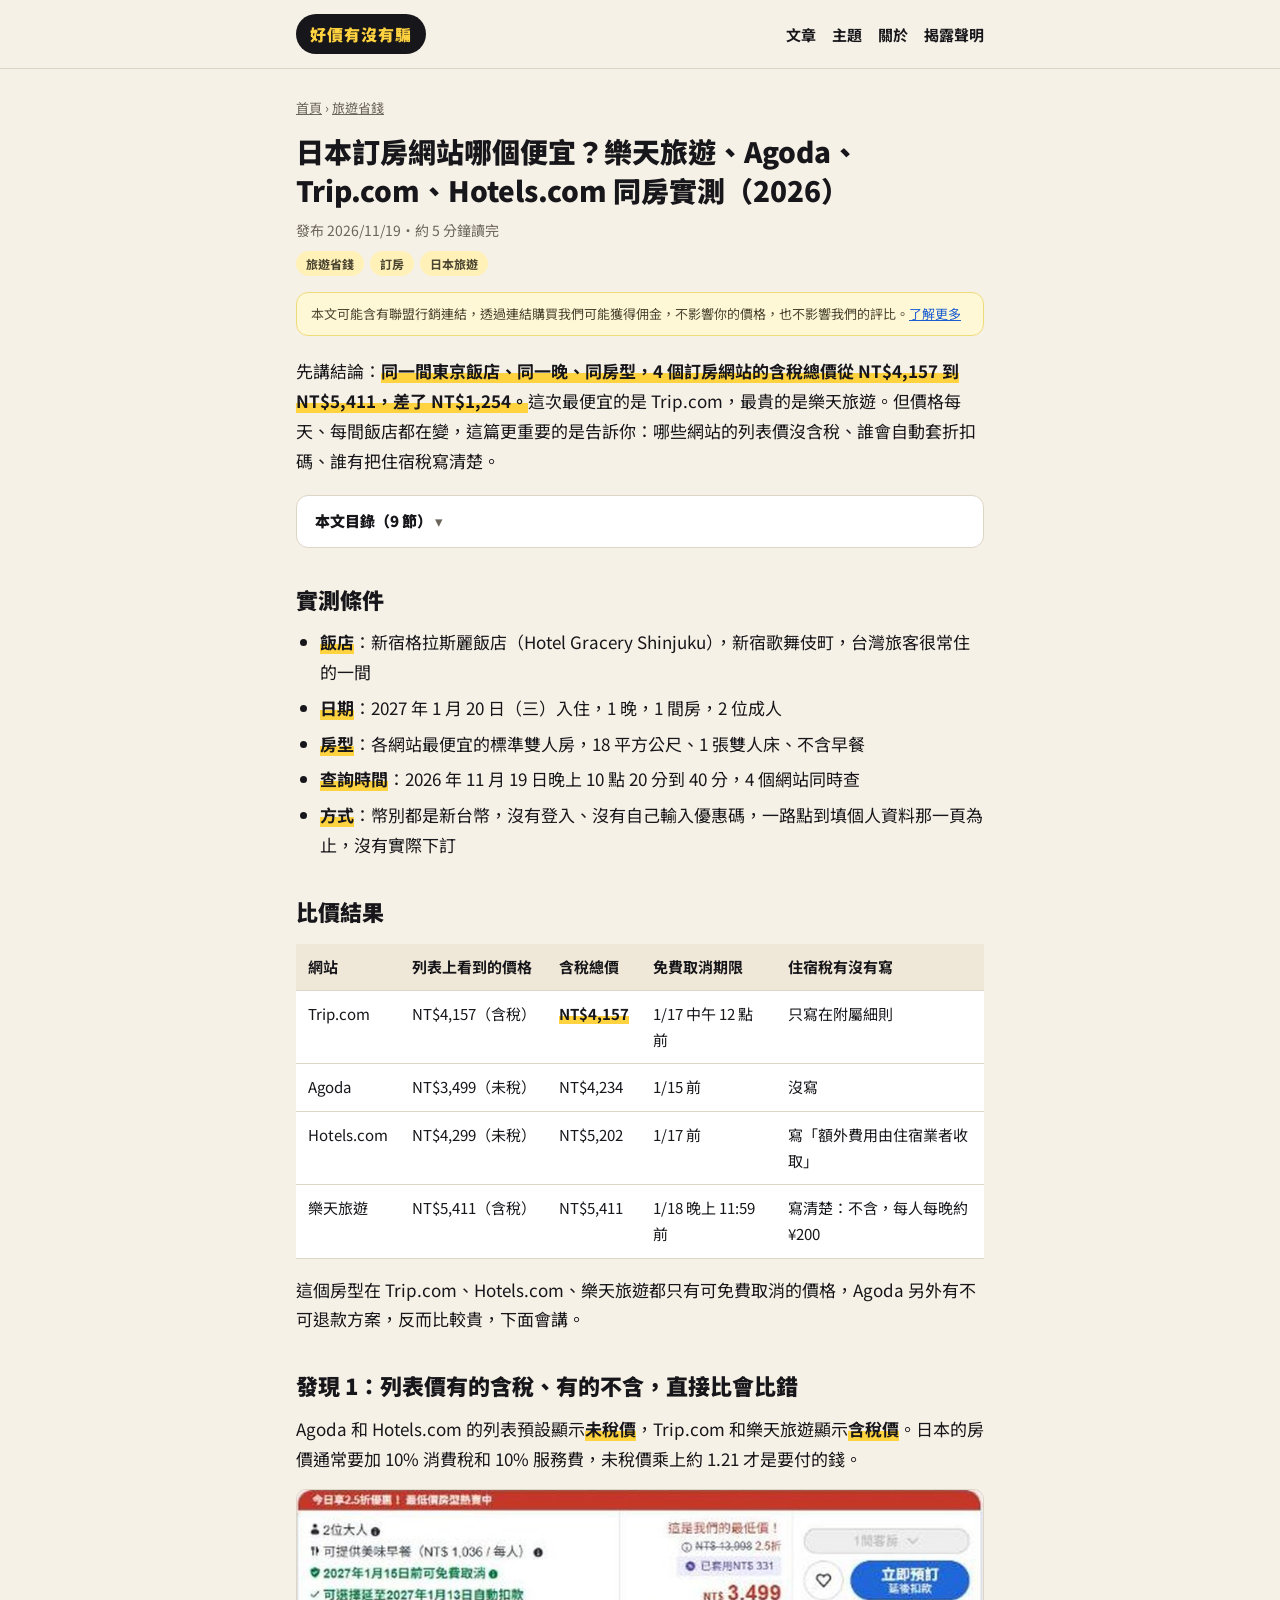
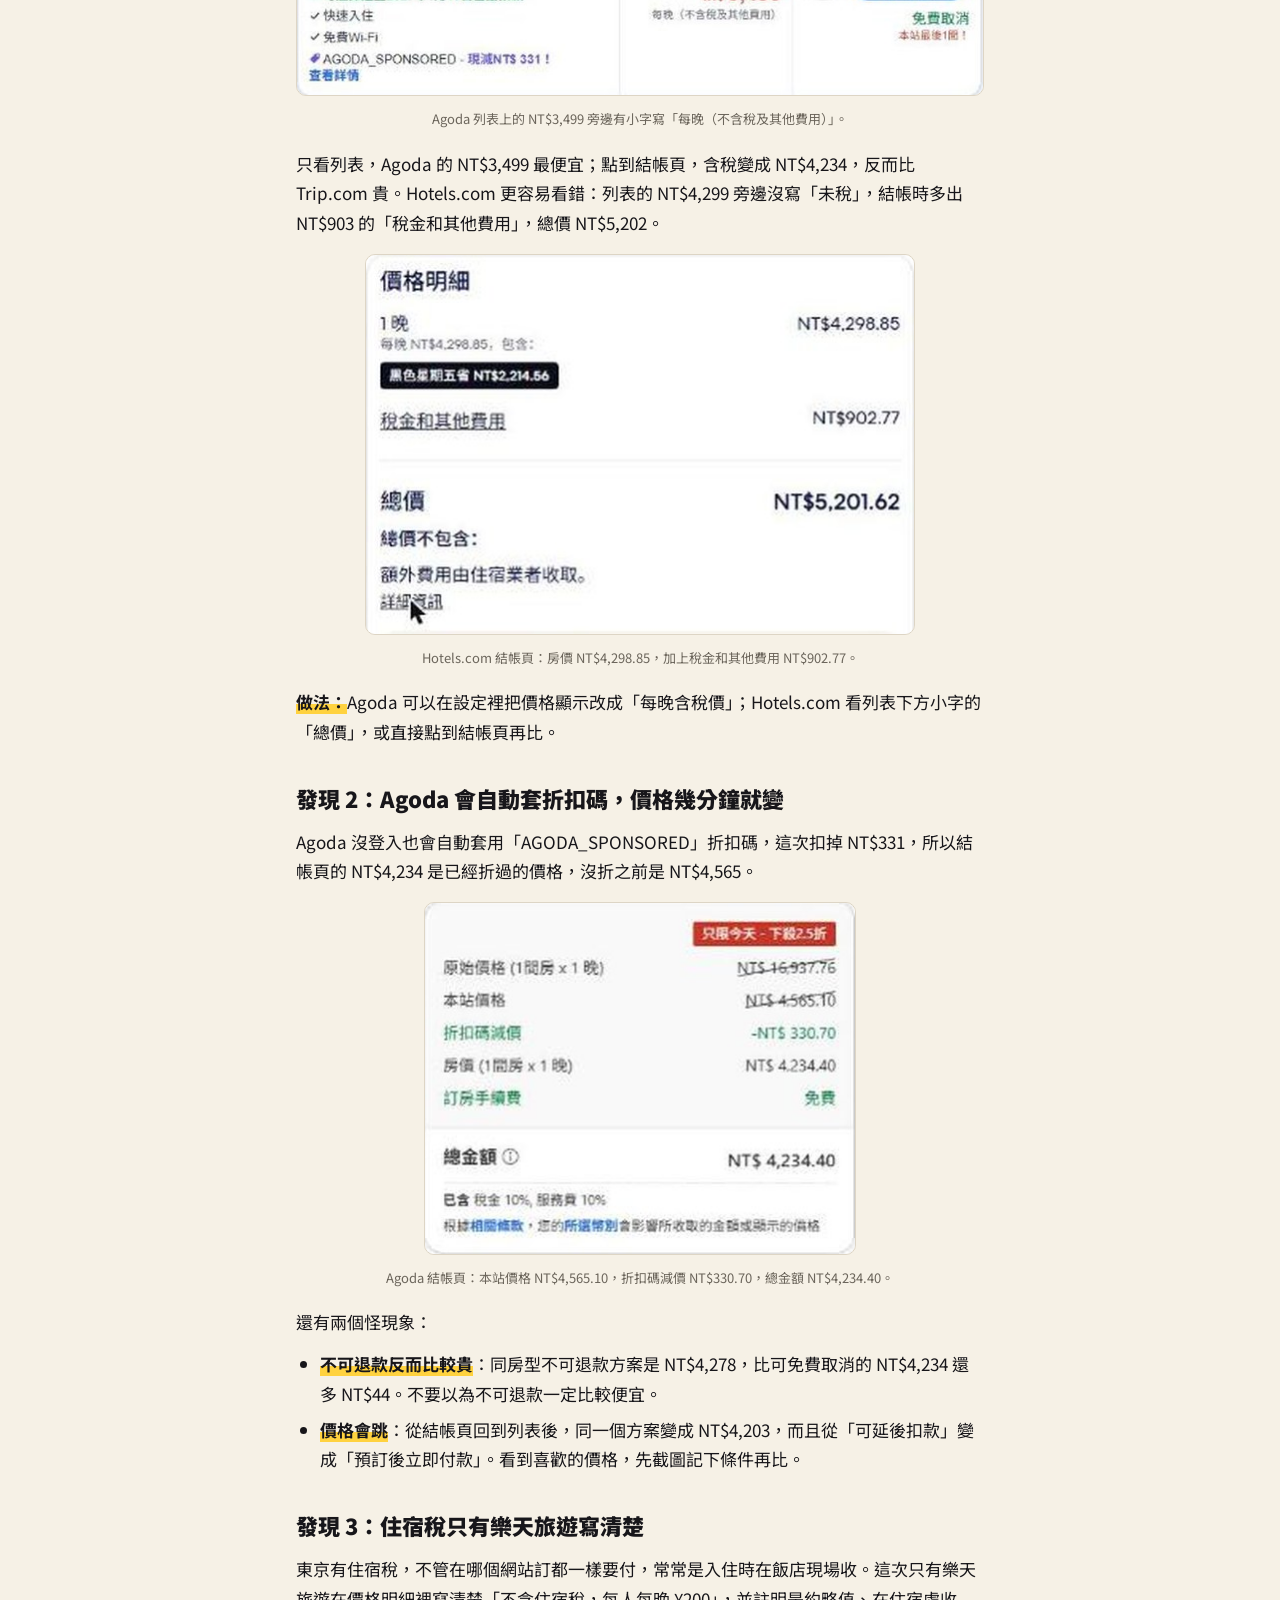
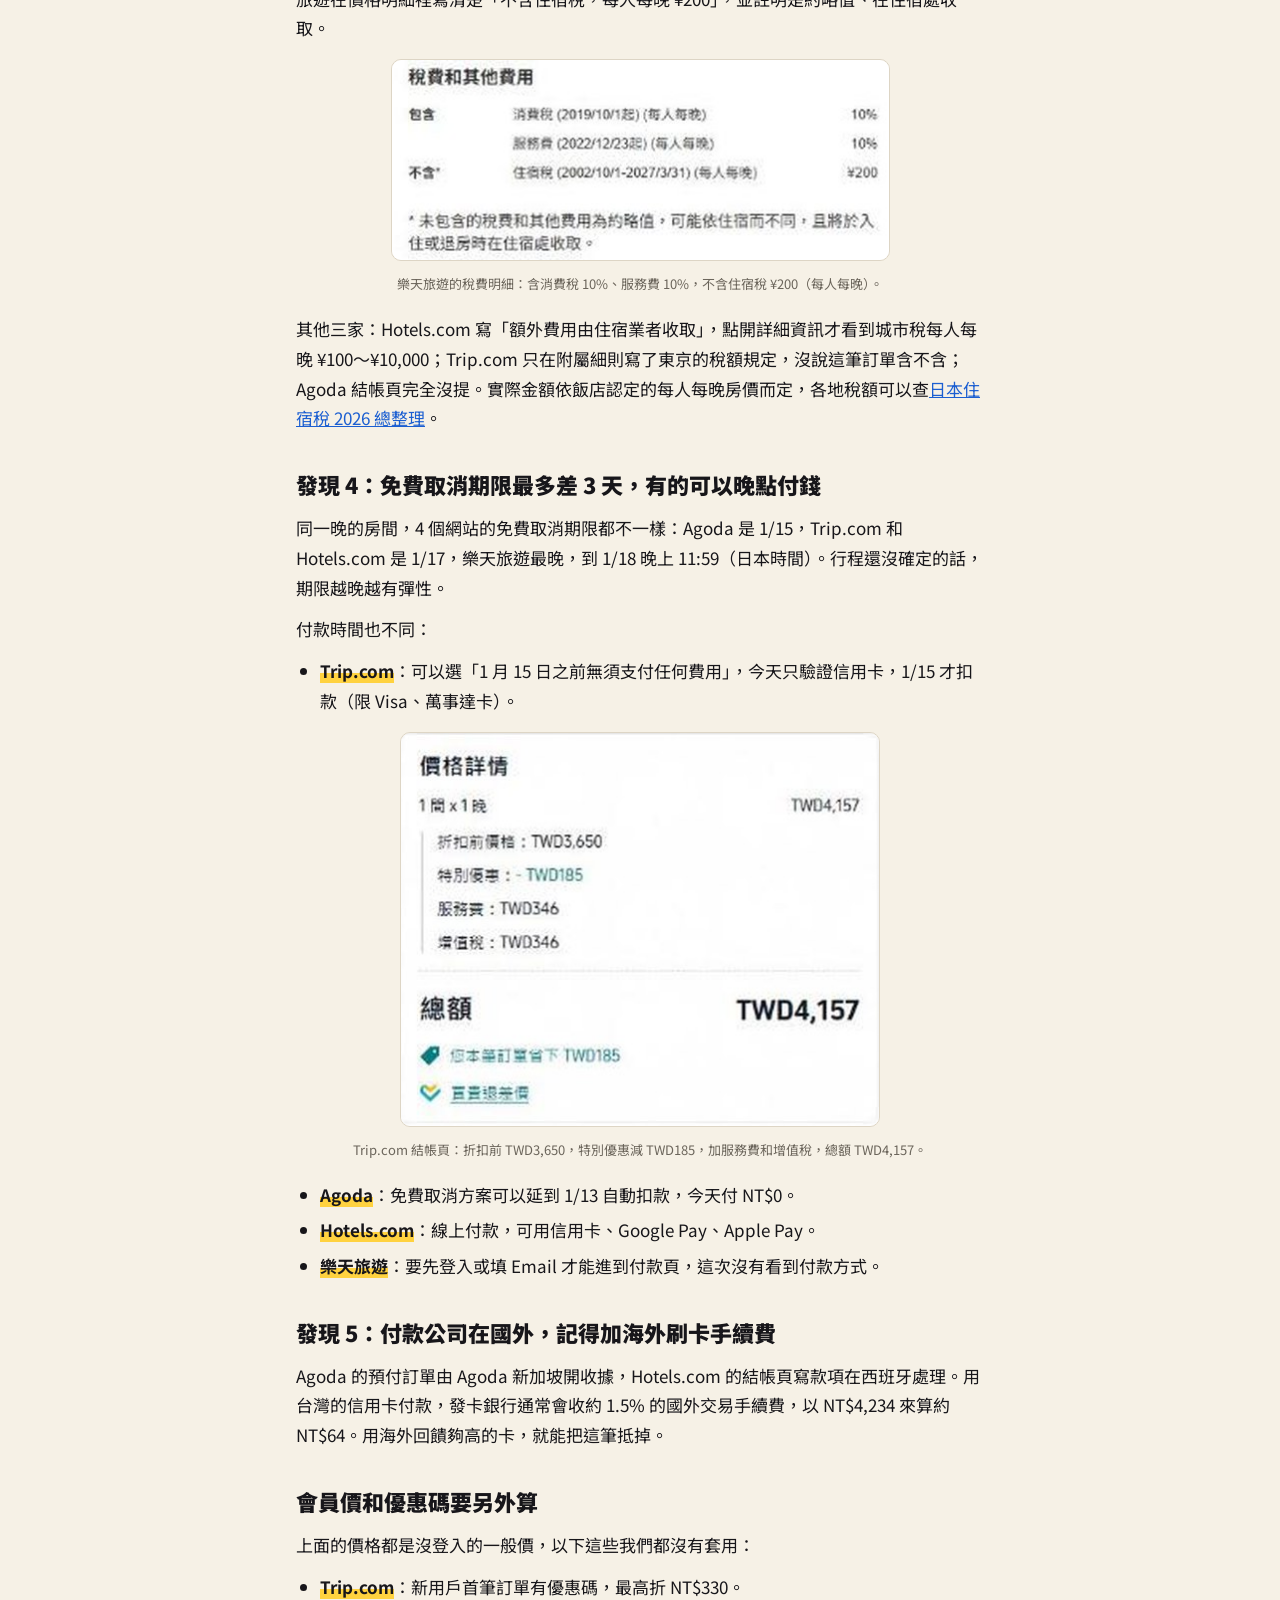
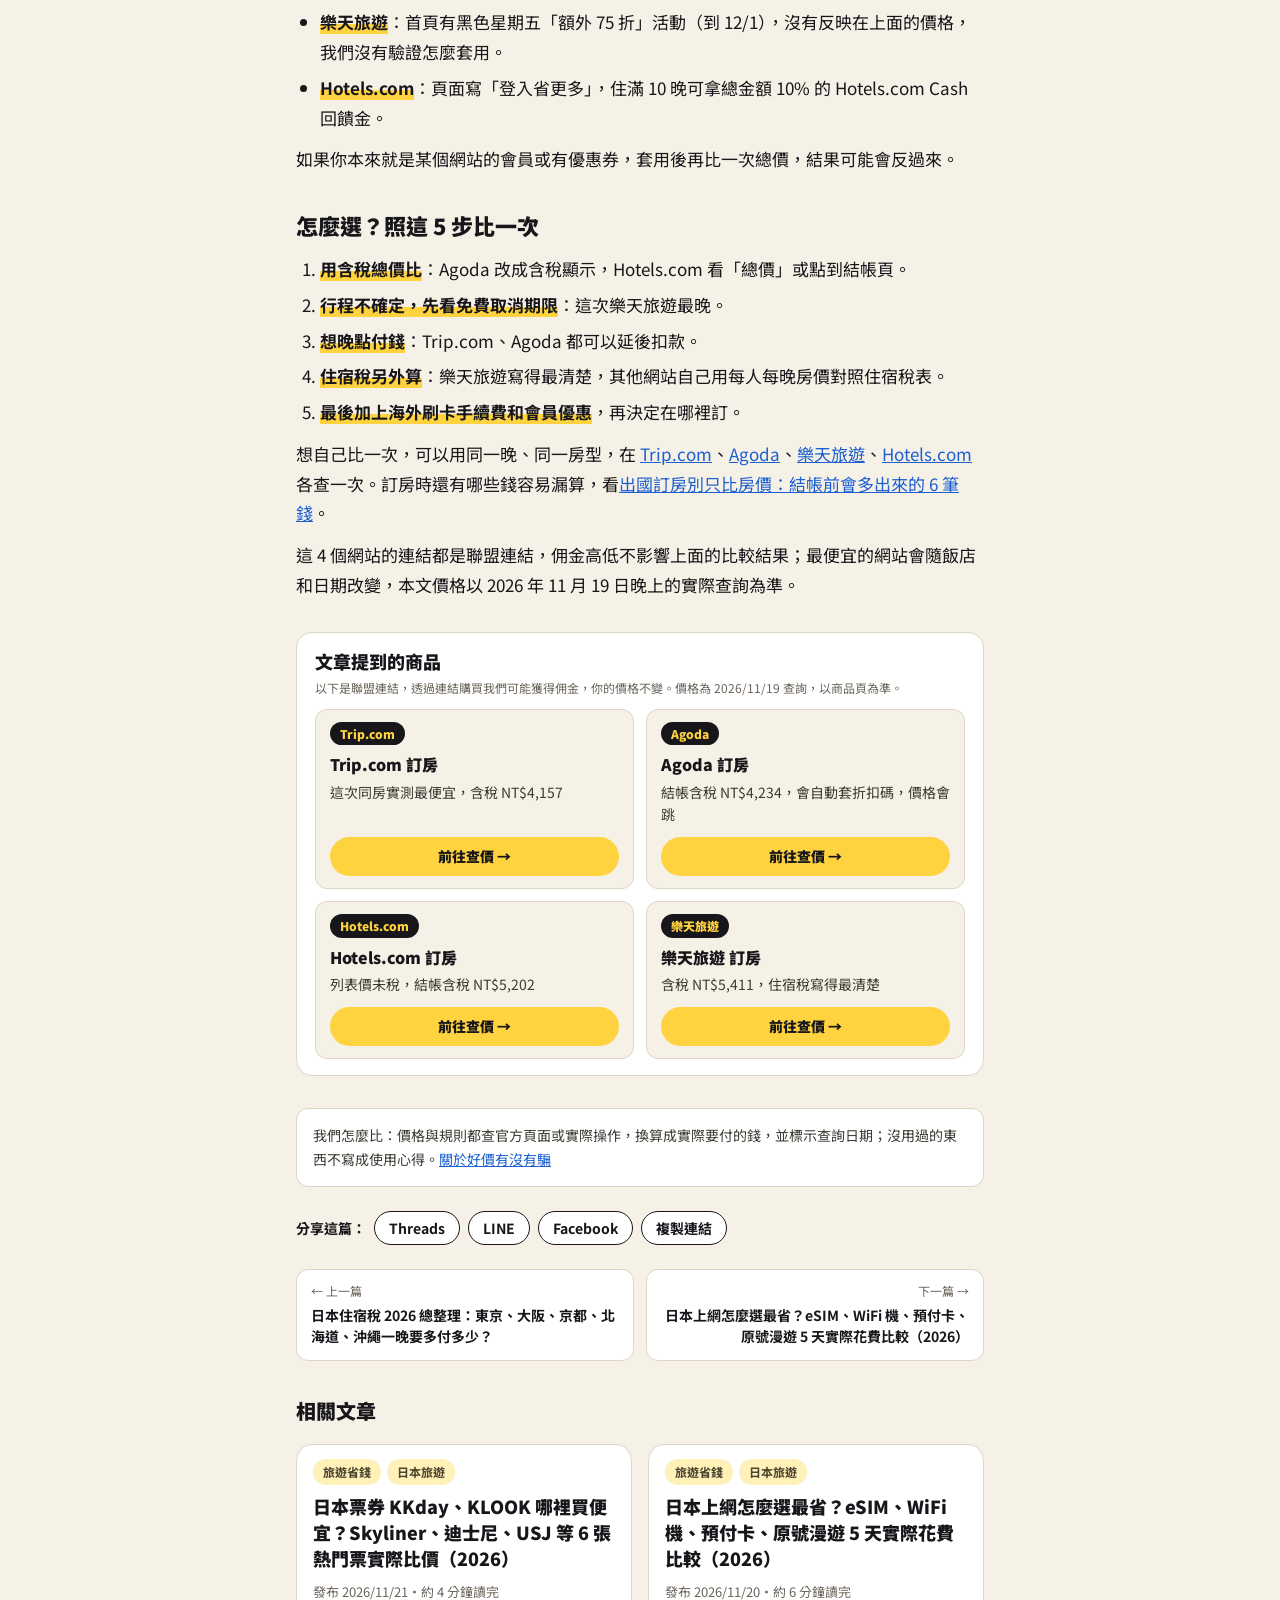
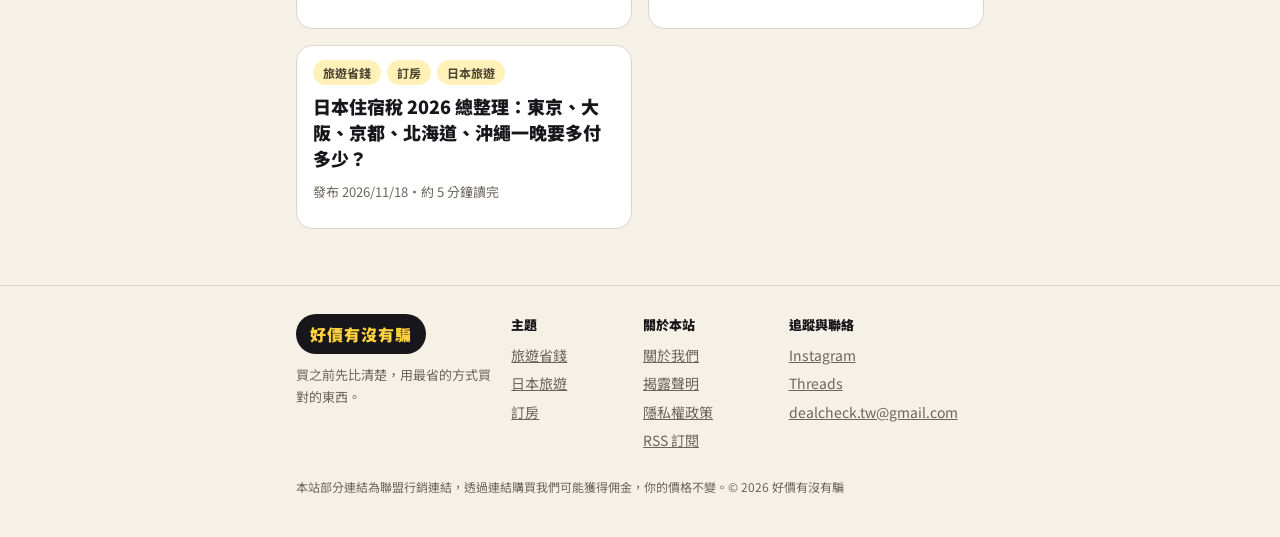
<file: posts/japan-hotel-booking-sites-comparison.html>
<!doctype html>
<html lang="zh-Hant-TW">
<head>
<meta charset="utf-8">
<meta name="viewport" content="width=device-width, initial-scale=1">
<title>日本訂房網站哪個便宜？樂天旅遊、Agoda、Trip.com、Hotels.com 同房實測（2026）｜好價有沒有騙</title>
<meta name="description" content="同一間東京飯店、同一晚、同房型，實際比較樂天旅遊、Agoda、Trip.com、Hotels.com 的含稅總價、免費取消期限、住宿稅標示和付款方式，最便宜和最貴差 NT$1,254。">
<link rel="canonical" href="https://dealcheckfree.com/posts/japan-hotel-booking-sites-comparison.html">
<meta name="theme-color" content="#F6F1E6">
<link rel="icon" href="/favicon.svg" type="image/svg+xml">
<link rel="icon" href="/favicon-32.png" sizes="32x32" type="image/png">
<link rel="apple-touch-icon" href="/apple-touch-icon.png">
<link rel="alternate" type="application/atom+xml" title="好價有沒有騙" href="/feed.xml">
<meta property="og:site_name" content="好價有沒有騙">
<meta property="og:locale" content="zh_TW">
<meta property="og:title" content="日本訂房網站哪個便宜？樂天旅遊、Agoda、Trip.com、Hotels.com 同房實測（2026）｜好價有沒有騙">
<meta property="og:description" content="同一間東京飯店、同一晚、同房型，實際比較樂天旅遊、Agoda、Trip.com、Hotels.com 的含稅總價、免費取消期限、住宿稅標示和付款方式，最便宜和最貴差 NT$1,254。">
<meta property="og:type" content="article">
<meta property="og:url" content="https://dealcheckfree.com/posts/japan-hotel-booking-sites-comparison.html">
<meta property="og:image" content="https://dealcheckfree.com/posts/japan-hotel-booking-sites-comparison.png">
<meta property="og:image:width" content="1200">
<meta property="og:image:height" content="630">
<meta name="twitter:card" content="summary_large_image">
<link rel="preconnect" href="https://fonts.googleapis.com">
<link rel="preconnect" href="https://fonts.gstatic.com" crossorigin>
<link href="https://fonts.googleapis.com/css2?family=Noto+Sans+TC:wght@400;700;900&display=swap" rel="stylesheet">
<link rel="stylesheet" href="/style.css">
<script type="application/ld+json">{"@context": "https://schema.org", "@type": "Article", "headline": "日本訂房網站哪個便宜？樂天旅遊、Agoda、Trip.com、Hotels.com 同房實測（2026）", "description": "同一間東京飯店、同一晚、同房型，實際比較樂天旅遊、Agoda、Trip.com、Hotels.com 的含稅總價、免費取消期限、住宿稅標示和付款方式，最便宜和最貴差 NT$1,254。", "datePublished": "2026-11-19", "dateModified": "2026-11-19", "inLanguage": "zh-Hant-TW", "author": {"@type": "Organization", "name": "好價有沒有騙", "url": "https://dealcheckfree.com/", "logo": "https://dealcheckfree.com/apple-touch-icon.png", "email": "dealcheck.tw@gmail.com", "sameAs": ["https://www.instagram.com/dealcheck.tw/", "https://www.threads.net/@dealcheck.tw"]}, "publisher": {"@type": "Organization", "name": "好價有沒有騙", "url": "https://dealcheckfree.com/", "logo": "https://dealcheckfree.com/apple-touch-icon.png", "email": "dealcheck.tw@gmail.com", "sameAs": ["https://www.instagram.com/dealcheck.tw/", "https://www.threads.net/@dealcheck.tw"]}, "mainEntityOfPage": "https://dealcheckfree.com/posts/japan-hotel-booking-sites-comparison.html", "keywords": ["旅遊省錢", "訂房", "日本旅遊"], "articleSection": "旅遊省錢", "image": ["https://dealcheckfree.com/posts/japan-hotel-booking-sites-comparison.png"]}</script><script type="application/ld+json">{"@context": "https://schema.org", "@type": "BreadcrumbList", "itemListElement": [{"@type": "ListItem", "position": 1, "name": "首頁", "item": "https://dealcheckfree.com/"}, {"@type": "ListItem", "position": 2, "name": "旅遊省錢", "item": "https://dealcheckfree.com/topics/travel-savings.html"}, {"@type": "ListItem", "position": 3, "name": "日本訂房網站哪個便宜？樂天旅遊、Agoda、Trip.com、Hotels.com 同房實測（2026）", "item": "https://dealcheckfree.com/posts/japan-hotel-booking-sites-comparison.html"}]}</script>
<meta name="google-site-verification" content="lmy5mPurRWhFRwTcVyd6ML9A5QgmqC82JgQiG5xG260" />
<script>var ConverlyCustomData = {channelId: null};</script>
<script async defer src="https://cdn.adotone.com/production/adlinks/8eae55c4c9de330d0c8623b0dcb631aaa679a3553e401bb2883bb3076e9ee837.js"></script>
<!-- Cloudflare Web Analytics（手動安裝模式，11/19 開啟） --><script type='module' src='https://static.cloudflareinsights.com/beacon.min.js' data-cf-beacon='{"token": "0d7d8e84cd644265a7e5c0adb36c1299"}'></script><!-- End Cloudflare Web Analytics -->
</head>
<body id="top">
<a class="skip" href="#main">跳到內容</a>
<header class="site"><div class="wrap">
  <a class="brand" href="/">好價有沒有騙</a>
  <nav aria-label="主選單"><a href="/">文章</a><a href="/topics/">主題</a><a href="/about.html">關於</a><a href="/disclosure.html">揭露聲明</a></nav>
</div></header>
<main id="main"><div class="wrap">
<nav class="crumbs" aria-label="麵包屑"><a href="/">首頁</a> › <a href="/topics/travel-savings.html">旅遊省錢</a></nav>
<article>
  <h1>日本訂房網站哪個便宜？樂天旅遊、Agoda、Trip.com、Hotels.com 同房實測（2026）</h1>
  <div class="meta">發布 2026/11/19・約 5 分鐘讀完</div>
  <div class="tags"><a class="tag" href="/topics/travel-savings.html">旅遊省錢</a><a class="tag" href="/topics/hotel-booking.html">訂房</a><a class="tag" href="/topics/japan-travel.html">日本旅遊</a></div>
  <div class="disclose">本文可能含有聯盟行銷連結，透過連結購買我們可能獲得佣金，不影響你的價格，也不影響我們的評比。<a href="/disclosure.html">了解更多</a></div>
  <div class="body"><p>先講結論：<strong>同一間東京飯店、同一晚、同房型，4 個訂房網站的含稅總價從 NT$4,157 到 NT$5,411，差了 NT$1,254。</strong>這次最便宜的是 Trip.com，最貴的是樂天旅遊。但價格每天、每間飯店都在變，這篇更重要的是告訴你：哪些網站的列表價沒含稅、誰會自動套折扣碼、誰有把住宿稅寫清楚。</p><details class="toc"><summary>本文目錄（9 節）</summary><ul><li><a href="#_1">實測條件</a></li><li><a href="#_2">比價結果</a></li><li><a href="#1">發現 1：列表價有的含稅、有的不含，直接比會比錯</a></li><li><a href="#2agoda">發現 2：Agoda 會自動套折扣碼，價格幾分鐘就變</a></li><li><a href="#3">發現 3：住宿稅只有樂天旅遊寫清楚</a></li><li><a href="#4-3">發現 4：免費取消期限最多差 3 天，有的可以晚點付錢</a></li><li><a href="#5">發現 5：付款公司在國外，記得加海外刷卡手續費</a></li><li><a href="#_3">會員價和優惠碼要另外算</a></li><li><a href="#5_1">怎麼選？照這 5 步比一次</a></li></ul></details>
<h2 id="_1">實測條件</h2>
<ul>
<li><strong>飯店</strong>：新宿格拉斯麗飯店（Hotel Gracery Shinjuku），新宿歌舞伎町，台灣旅客很常住的一間</li>
<li><strong>日期</strong>：2027 年 1 月 20 日（三）入住，1 晚，1 間房，2 位成人</li>
<li><strong>房型</strong>：各網站最便宜的標準雙人房，18 平方公尺、1 張雙人床、不含早餐</li>
<li><strong>查詢時間</strong>：2026 年 11 月 19 日晚上 10 點 20 分到 40 分，4 個網站同時查</li>
<li><strong>方式</strong>：幣別都是新台幣，沒有登入、沒有自己輸入優惠碼，一路點到填個人資料那一頁為止，沒有實際下訂</li>
</ul>
<h2 id="_2">比價結果</h2>
<p class="tbl-hint">← 左右滑動看完整表格 →</p><div class="tbl wide"><table>
<thead>
<tr>
<th>網站</th>
<th>列表上看到的價格</th>
<th>含稅總價</th>
<th>免費取消期限</th>
<th>住宿稅有沒有寫</th>
</tr>
</thead>
<tbody>
<tr>
<td>Trip.com</td>
<td>NT$4,157（含稅）</td>
<td><strong>NT$4,157</strong></td>
<td>1/17 中午 12 點前</td>
<td>只寫在附屬細則</td>
</tr>
<tr>
<td>Agoda</td>
<td>NT$3,499（未稅）</td>
<td>NT$4,234</td>
<td>1/15 前</td>
<td>沒寫</td>
</tr>
<tr>
<td>Hotels.com</td>
<td>NT$4,299（未稅）</td>
<td>NT$5,202</td>
<td>1/17 前</td>
<td>寫「額外費用由住宿業者收取」</td>
</tr>
<tr>
<td>樂天旅遊</td>
<td>NT$5,411（含稅）</td>
<td>NT$5,411</td>
<td>1/18 晚上 11:59 前</td>
<td>寫清楚：不含，每人每晚約 ¥200</td>
</tr>
</tbody>
</table></div>
<p>這個房型在 Trip.com、Hotels.com、樂天旅遊都只有可免費取消的價格，Agoda 另外有不可退款方案，反而比較貴，下面會講。</p>
<h2 id="1">發現 1：列表價有的含稅、有的不含，直接比會比錯</h2>
<p>Agoda 和 Hotels.com 的列表預設顯示<strong>未稅價</strong>，Trip.com 和樂天旅遊顯示<strong>含稅價</strong>。日本的房價通常要加 10% 消費稅和 10% 服務費，未稅價乘上約 1.21 才是要付的錢。</p>
<p><img alt="Agoda 列表價標示每晚不含稅及其他費用" src="/img/jp-booking-agoda-list.jpg" loading="lazy" decoding="async" width="859" height="256" /></p>
<p class="cap">Agoda 列表上的 NT$3,499 旁邊有小字寫「每晚（不含稅及其他費用）」。</p>
<p>只看列表，Agoda 的 NT$3,499 最便宜；點到結帳頁，含稅變成 NT$4,234，反而比 Trip.com 貴。Hotels.com 更容易看錯：列表的 NT$4,299 旁邊沒寫「未稅」，結帳時多出 NT$903 的「稅金和其他費用」，總價 NT$5,202。</p>
<p><img alt="Hotels.com 結帳頁價格明細" src="/img/jp-booking-hotelscom-checkout.jpg" loading="lazy" decoding="async" width="550" height="380" /></p>
<p class="cap">Hotels.com 結帳頁：房價 NT$4,298.85，加上稅金和其他費用 NT$902.77。</p>
<p><strong>做法：</strong>Agoda 可以在設定裡把價格顯示改成「每晚含稅價」；Hotels.com 看列表下方小字的「總價」，或直接點到結帳頁再比。</p>
<h2 id="2agoda">發現 2：Agoda 會自動套折扣碼，價格幾分鐘就變</h2>
<p>Agoda 沒登入也會自動套用「AGODA_SPONSORED」折扣碼，這次扣掉 NT$331，所以結帳頁的 NT$4,234 是已經折過的價格，沒折之前是 NT$4,565。</p>
<p><img alt="Agoda 結帳頁自動套用折扣碼" src="/img/jp-booking-agoda-checkout.jpg" loading="lazy" decoding="async" width="432" height="352" /></p>
<p class="cap">Agoda 結帳頁：本站價格 NT$4,565.10，折扣碼減價 NT$330.70，總金額 NT$4,234.40。</p>
<p>還有兩個怪現象：</p>
<ul>
<li><strong>不可退款反而比較貴</strong>：同房型不可退款方案是 NT$4,278，比可免費取消的 NT$4,234 還多 NT$44。不要以為不可退款一定比較便宜。</li>
<li><strong>價格會跳</strong>：從結帳頁回到列表後，同一個方案變成 NT$4,203，而且從「可延後扣款」變成「預訂後立即付款」。看到喜歡的價格，先截圖記下條件再比。</li>
</ul>
<h2 id="3">發現 3：住宿稅只有樂天旅遊寫清楚</h2>
<p>東京有住宿稅，不管在哪個網站訂都一樣要付，常常是入住時在飯店現場收。這次只有樂天旅遊在價格明細裡寫清楚「不含住宿稅，每人每晚 ¥200」，並註明是約略值、在住宿處收取。</p>
<p><img alt="樂天旅遊稅費明細標示不含住宿稅" src="/img/jp-booking-rakuten-tax.jpg" loading="lazy" decoding="async" width="499" height="201" /></p>
<p class="cap">樂天旅遊的稅費明細：含消費稅 10%、服務費 10%，不含住宿稅 ¥200（每人每晚）。</p>
<p>其他三家：Hotels.com 寫「額外費用由住宿業者收取」，點開詳細資訊才看到城市稅每人每晚 ¥100～¥10,000；Trip.com 只在附屬細則寫了東京的稅額規定，沒說這筆訂單含不含；Agoda 結帳頁完全沒提。實際金額依飯店認定的每人每晚房價而定，各地稅額可以查<a href="/posts/japan-accommodation-tax-2026.html">日本住宿稅 2026 總整理</a>。</p>
<h2 id="4-3">發現 4：免費取消期限最多差 3 天，有的可以晚點付錢</h2>
<p>同一晚的房間，4 個網站的免費取消期限都不一樣：Agoda 是 1/15，Trip.com 和 Hotels.com 是 1/17，樂天旅遊最晚，到 1/18 晚上 11:59（日本時間）。行程還沒確定的話，期限越晚越有彈性。</p>
<p>付款時間也不同：</p>
<ul>
<li><strong>Trip.com</strong>：可以選「1 月 15 日之前無須支付任何費用」，今天只驗證信用卡，1/15 才扣款（限 Visa、萬事達卡）。</li>
</ul>
<p><img alt="Trip.com 結帳頁價格詳情" src="/img/jp-booking-tripcom-checkout.jpg" loading="lazy" decoding="async" width="480" height="395" /></p>
<p class="cap">Trip.com 結帳頁：折扣前 TWD3,650，特別優惠減 TWD185，加服務費和增值稅，總額 TWD4,157。</p>
<ul>
<li><strong>Agoda</strong>：免費取消方案可以延到 1/13 自動扣款，今天付 NT$0。</li>
<li><strong>Hotels.com</strong>：線上付款，可用信用卡、Google Pay、Apple Pay。</li>
<li><strong>樂天旅遊</strong>：要先登入或填 Email 才能進到付款頁，這次沒有看到付款方式。</li>
</ul>
<h2 id="5">發現 5：付款公司在國外，記得加海外刷卡手續費</h2>
<p>Agoda 的預付訂單由 Agoda 新加坡開收據，Hotels.com 的結帳頁寫款項在西班牙處理。用台灣的信用卡付款，發卡銀行通常會收約 1.5% 的國外交易手續費，以 NT$4,234 來算約 NT$64。用海外回饋夠高的卡，就能把這筆抵掉。</p>
<h2 id="_3">會員價和優惠碼要另外算</h2>
<p>上面的價格都是沒登入的一般價，以下這些我們都沒有套用：</p>
<ul>
<li><strong>Trip.com</strong>：新用戶首筆訂單有優惠碼，最高折 NT$330。</li>
<li><strong>樂天旅遊</strong>：首頁有黑色星期五「額外 75 折」活動（到 12/1），沒有反映在上面的價格，我們沒有驗證怎麼套用。</li>
<li><strong>Hotels.com</strong>：頁面寫「登入省更多」，住滿 10 晚可拿總金額 10% 的 Hotels.com Cash 回饋金。</li>
</ul>
<p>如果你本來就是某個網站的會員或有優惠券，套用後再比一次總價，結果可能會反過來。</p>
<h2 id="5_1">怎麼選？照這 5 步比一次</h2>
<ol>
<li><strong>用含稅總價比</strong>：Agoda 改成含稅顯示，Hotels.com 看「總價」或點到結帳頁。</li>
<li><strong>行程不確定，先看免費取消期限</strong>：這次樂天旅遊最晚。</li>
<li><strong>想晚點付錢</strong>：Trip.com、Agoda 都可以延後扣款。</li>
<li><strong>住宿稅另外算</strong>：樂天旅遊寫得最清楚，其他網站自己用每人每晚房價對照住宿稅表。</li>
<li><strong>最後加上海外刷卡手續費和會員優惠</strong>，再決定在哪裡訂。</li>
</ol>
<p>想自己比一次，可以用同一晚、同一房型，在 <a class="aff" href="https://affone.site/track/clicks/3569/c627c2bc9b0723daff89ec23d62e9d462d684ddf2aabebf70266bb13234652eed671a3ea103a9e71?subid_1=jp-booking" target="_blank" rel="sponsored nofollow noopener">Trip.com</a>、<a class="aff" href="https://affclkr.online/track/clicks/8685/c627c2bc9b0723daff88ec23d62e9d462d684ddf2aabebfc0168b713234652eed671a3ea103a9e71?subid_1=jp-booking" target="_blank" rel="sponsored nofollow noopener">Agoda</a>、<a class="aff" href="https://vbtrax.com/track/clicks/3786/c627c2bc9b0723dafc8bec23d62e9d462d684ddf2aabebf70068b413234652eed671a3ea103a9e71?subid_1=jp-booking" target="_blank" rel="sponsored nofollow noopener">樂天旅遊</a>、<a class="aff" href="https://tlcafftrax.com/track/clicks/3063/c627c2bc9b0723daff8eec23d62e9d462d684ddf2aabebf70766b113234652eed671a3ea103a9e71?subid_1=jp-booking" target="_blank" rel="sponsored nofollow noopener">Hotels.com</a>各查一次。訂房時還有哪些錢容易漏算，看<a href="/posts/hotel-booking-hidden-costs.html">出國訂房別只比房價：結帳前會多出來的 6 筆錢</a>。</p>
<p>這 4 個網站的連結都是聯盟連結，佣金高低不影響上面的比較結果；最便宜的網站會隨飯店和日期改變，本文價格以 2026 年 11 月 19 日晚上的實際查詢為準。</p></div>
  <section class="picks" aria-label="文章提到的商品"><h2>文章提到的商品</h2><p class="note">以下是聯盟連結，透過連結購買我們可能獲得佣金，你的價格不變。價格為 2026/11/19 查詢，以商品頁為準。</p><ul class="pick-list n4"><li class="pick"><span class="shop">Trip.com</span><b>Trip.com 訂房</b><span class="why">這次同房實測最便宜，含稅 NT$4,157</span><a class="go" href="https://affone.site/track/clicks/3569/c627c2bc9b0723daff89ec23d62e9d462d684ddf2aabebf70266bb13234652eed671a3ea103a9e71?subid_1=jp-booking" target="_blank" rel="sponsored nofollow noopener">前往查價 →</a></li><li class="pick"><span class="shop">Agoda</span><b>Agoda 訂房</b><span class="why">結帳含稅 NT$4,234，會自動套折扣碼，價格會跳</span><a class="go" href="https://affclkr.online/track/clicks/8685/c627c2bc9b0723daff88ec23d62e9d462d684ddf2aabebfc0168b713234652eed671a3ea103a9e71?subid_1=jp-booking" target="_blank" rel="sponsored nofollow noopener">前往查價 →</a></li><li class="pick"><span class="shop">Hotels.com</span><b>Hotels.com 訂房</b><span class="why">列表價未稅，結帳含稅 NT$5,202</span><a class="go" href="https://tlcafftrax.com/track/clicks/3063/c627c2bc9b0723daff8eec23d62e9d462d684ddf2aabebf70766b113234652eed671a3ea103a9e71?subid_1=jp-booking" target="_blank" rel="sponsored nofollow noopener">前往查價 →</a></li><li class="pick"><span class="shop">樂天旅遊</span><b>樂天旅遊 訂房</b><span class="why">含稅 NT$5,411，住宿稅寫得最清楚</span><a class="go" href="https://vbtrax.com/track/clicks/3786/c627c2bc9b0723dafc8bec23d62e9d462d684ddf2aabebf70068b413234652eed671a3ea103a9e71?subid_1=jp-booking" target="_blank" rel="sponsored nofollow noopener">前往查價 →</a></li></ul></section>
  <aside class="method">我們怎麼比：價格與規則都查官方頁面或實際操作，換算成實際要付的錢，並標示查詢日期；沒用過的東西不寫成使用心得。<a href="/about.html">關於好價有沒有騙</a></aside>
  <div class="share" aria-label="分享這篇">
  <span>分享這篇：</span>
  <a href="https://www.threads.net/intent/post?text=%E6%97%A5%E6%9C%AC%E8%A8%82%E6%88%BF%E7%B6%B2%E7%AB%99%E5%93%AA%E5%80%8B%E4%BE%BF%E5%AE%9C%EF%BC%9F%E6%A8%82%E5%A4%A9%E6%97%85%E9%81%8A%E3%80%81Agoda%E3%80%81Trip.com%E3%80%81Hotels.com%20%E5%90%8C%E6%88%BF%E5%AF%A6%E6%B8%AC%EF%BC%882026%EF%BC%89%20https%3A%2F%2Fdealcheckfree.com%2Fposts%2Fjapan-hotel-booking-sites-comparison.html" target="_blank" rel="noopener">Threads</a>
  <a href="https://social-plugins.line.me/lineit/share?url=https%3A%2F%2Fdealcheckfree.com%2Fposts%2Fjapan-hotel-booking-sites-comparison.html" target="_blank" rel="noopener">LINE</a>
  <a href="https://www.facebook.com/sharer/sharer.php?u=https%3A%2F%2Fdealcheckfree.com%2Fposts%2Fjapan-hotel-booking-sites-comparison.html" target="_blank" rel="noopener">Facebook</a>
  <button type="button" data-copy="https://dealcheckfree.com/posts/japan-hotel-booking-sites-comparison.html">複製連結</button>
</div>
<script>document.querySelectorAll('[data-copy]').forEach(function(b){b.addEventListener('click',function(){navigator.clipboard&&navigator.clipboard.writeText(b.dataset.copy).then(function(){b.textContent='已複製';setTimeout(function(){b.textContent='複製連結'},1500)})})})</script>
  <nav class="pn" aria-label="上一篇與下一篇"><a class="prev" href="/posts/japan-accommodation-tax-2026.html"><small>← 上一篇</small>日本住宿稅 2026 總整理：東京、大阪、京都、北海道、沖繩一晚要多付多少？</a><a class="next" href="/posts/japan-internet-esim-roaming-comparison.html"><small>下一篇 →</small>日本上網怎麼選最省？eSIM、WiFi 機、預付卡、原號漫遊 5 天實際花費比較（2026）</a></nav>
  <section class="related"><h2>相關文章</h2><ul class="cards"><li class="card"><div class="in"><div class="tags"><a class="tag" href="/topics/travel-savings.html">旅遊省錢</a><a class="tag" href="/topics/japan-travel.html">日本旅遊</a></div><a class="t" href="/posts/japan-tickets-kkday-klook-comparison.html">日本票券 KKday、KLOOK 哪裡買便宜？Skyliner、迪士尼、USJ 等 6 張熱門票實際比價（2026）</a><div class="d">同一天同票種，實際比較 KKday、KLOOK 和官方網站的 Skyliner、SHIBUYA SKY、大阪周遊卡、JR 關西廣域周遊券、東京迪士尼、USJ 價格。6 張合計 KLOOK NT$8,338、KKday NT$8,421、官方約 NT$8,708，再比取消規定和優惠碼。</div><div class="meta">發布 2026/11/21・約 4 分鐘讀完</div></div></li><li class="card"><div class="in"><div class="tags"><a class="tag" href="/topics/travel-savings.html">旅遊省錢</a><a class="tag" href="/topics/japan-travel.html">日本旅遊</a></div><a class="t" href="/posts/japan-internet-esim-roaming-comparison.html">日本上網怎麼選最省？eSIM、WiFi 機、預付卡、原號漫遊 5 天實際花費比較（2026）</a><div class="d">去日本 5 天上網要花多少？實際比較 JOYTEL、Airalo eSIM、WiFi 機、台哥大預付卡，以及中華、台哥大、遠傳原號漫遊的價格、流量和隱藏費用，一個人最低 NT$339，2～4 人同行 WiFi 機 5 天 NT$360 可分攤。</div><div class="meta">發布 2026/11/20・約 6 分鐘讀完</div></div></li><li class="card"><div class="in"><div class="tags"><a class="tag" href="/topics/travel-savings.html">旅遊省錢</a><a class="tag" href="/topics/hotel-booking.html">訂房</a><a class="tag" href="/topics/japan-travel.html">日本旅遊</a></div><a class="t" href="/posts/japan-accommodation-tax-2026.html">日本住宿稅 2026 總整理：東京、大阪、京都、北海道、沖繩一晚要多付多少？</a><div class="d">日本住宿稅各地一覽（2026 年 11 月更新）：東京、大阪、京都、北海道、福岡、沖繩等地每人每晚要付多少、房價怎麼對級距、什麼時候付，以及 2027 年沖繩開徵 2%、東京改收 3% 的變化。</div><div class="meta">發布 2026/11/18・約 5 分鐘讀完</div></div></li></ul></section>
  
</article>
</div></main>
<footer class="site"><div class="wrap">
  <div class="foot-grid">
    <div><a class="brand" href="/">好價有沒有騙</a><p>買之前先比清楚，用最省的方式買對的東西。</p></div>
    <div><h2>主題</h2><ul><li><a href="/topics/travel-savings.html">旅遊省錢</a></li><li><a href="/topics/japan-travel.html">日本旅遊</a></li><li><a href="/topics/hotel-booking.html">訂房</a></li></ul></div>
    <div><h2>關於本站</h2><ul><li><a href="/about.html">關於我們</a></li><li><a href="/disclosure.html">揭露聲明</a></li><li><a href="/privacy.html">隱私權政策</a></li><li><a href="/feed.xml">RSS 訂閱</a></li></ul></div>
    <div><h2>追蹤與聯絡</h2><ul><li><a href="https://www.instagram.com/dealcheck.tw/" target="_blank" rel="noopener">Instagram</a></li><li><a href="https://www.threads.net/@dealcheck.tw" target="_blank" rel="noopener">Threads</a></li><li><a href="mailto:dealcheck.tw@gmail.com">dealcheck.tw@gmail.com</a></li></ul></div>
  </div>
  <p class="fine">本站部分連結為聯盟行銷連結，透過連結購買我們可能獲得佣金，你的價格不變。© 2026 好價有沒有騙</p>
</div></footer>
<a class="totop" href="#top" aria-label="回到頂端">↑</a>
<script>(function(){var t=document.querySelector('.totop');function f(){t.classList.toggle('show',window.scrollY>600)}window.addEventListener('scroll',f,{passive:true});f()})()</script>
</body>
</html>
</file>
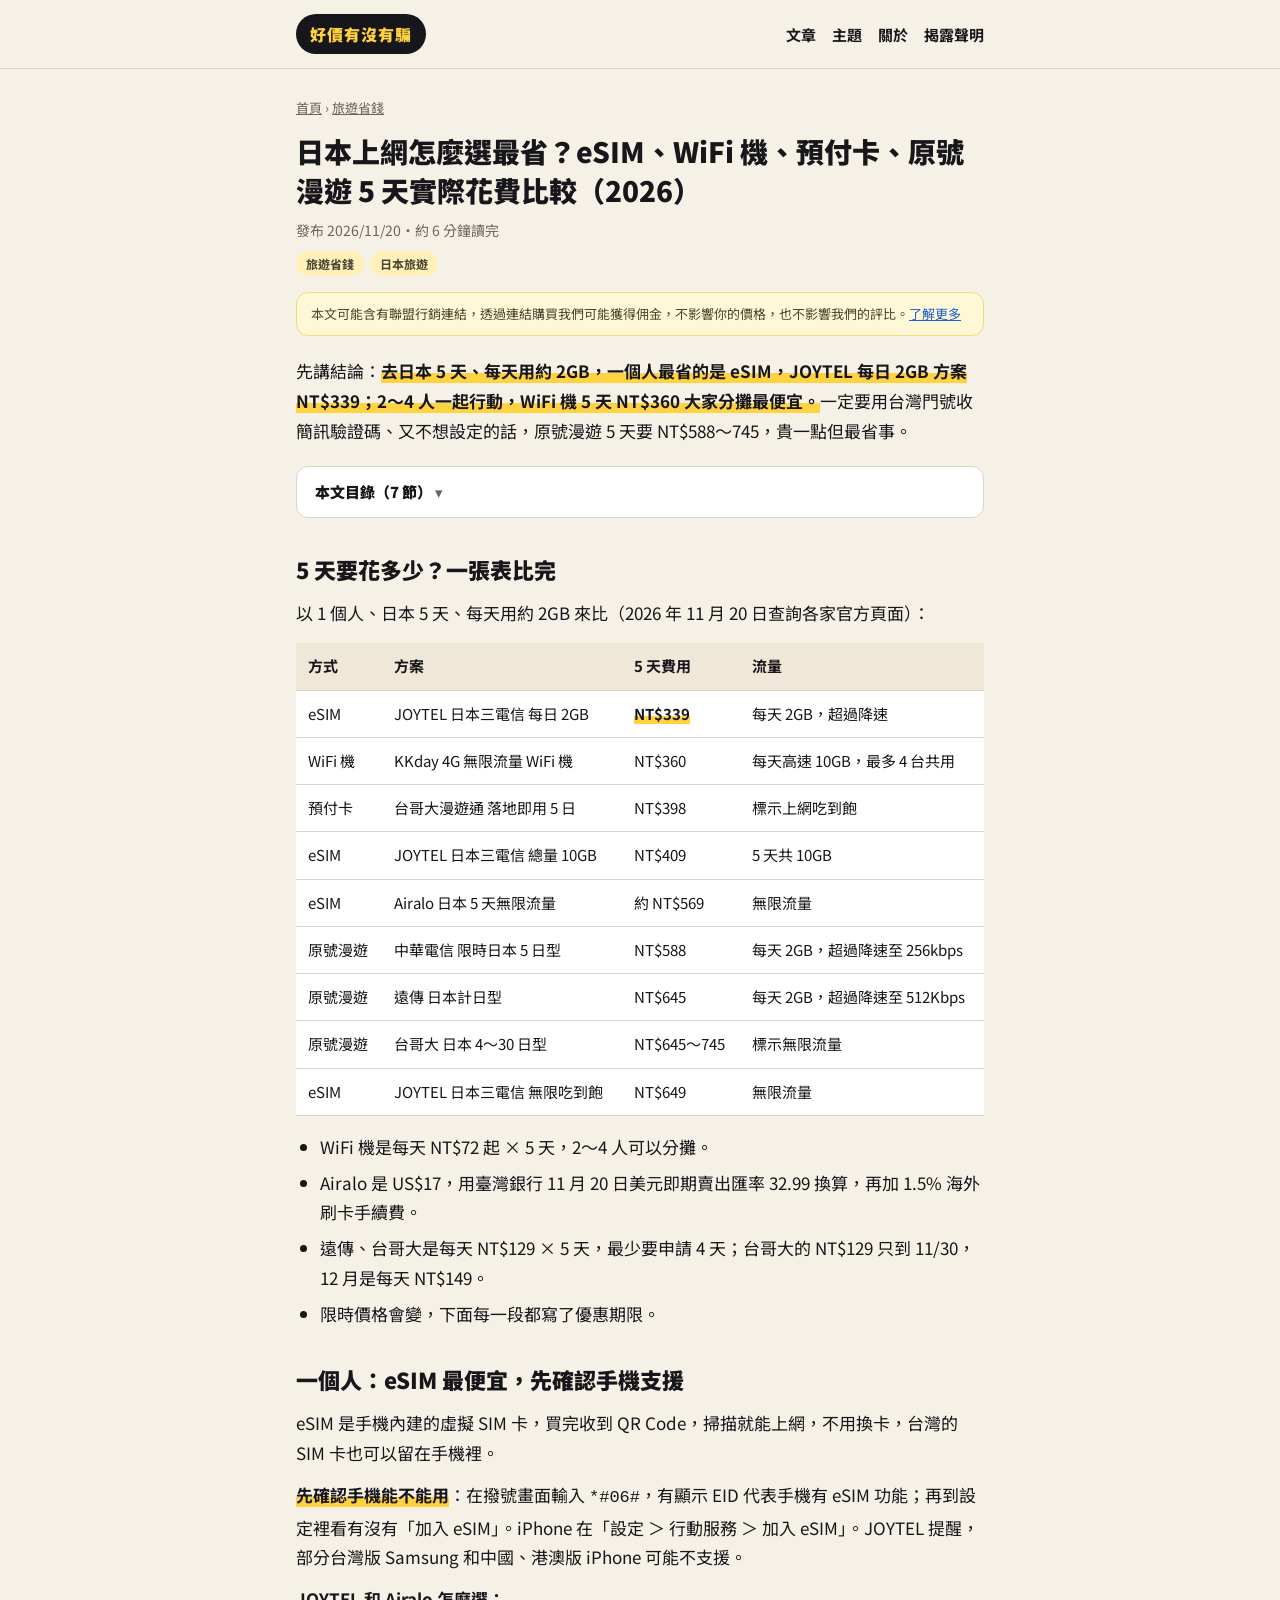
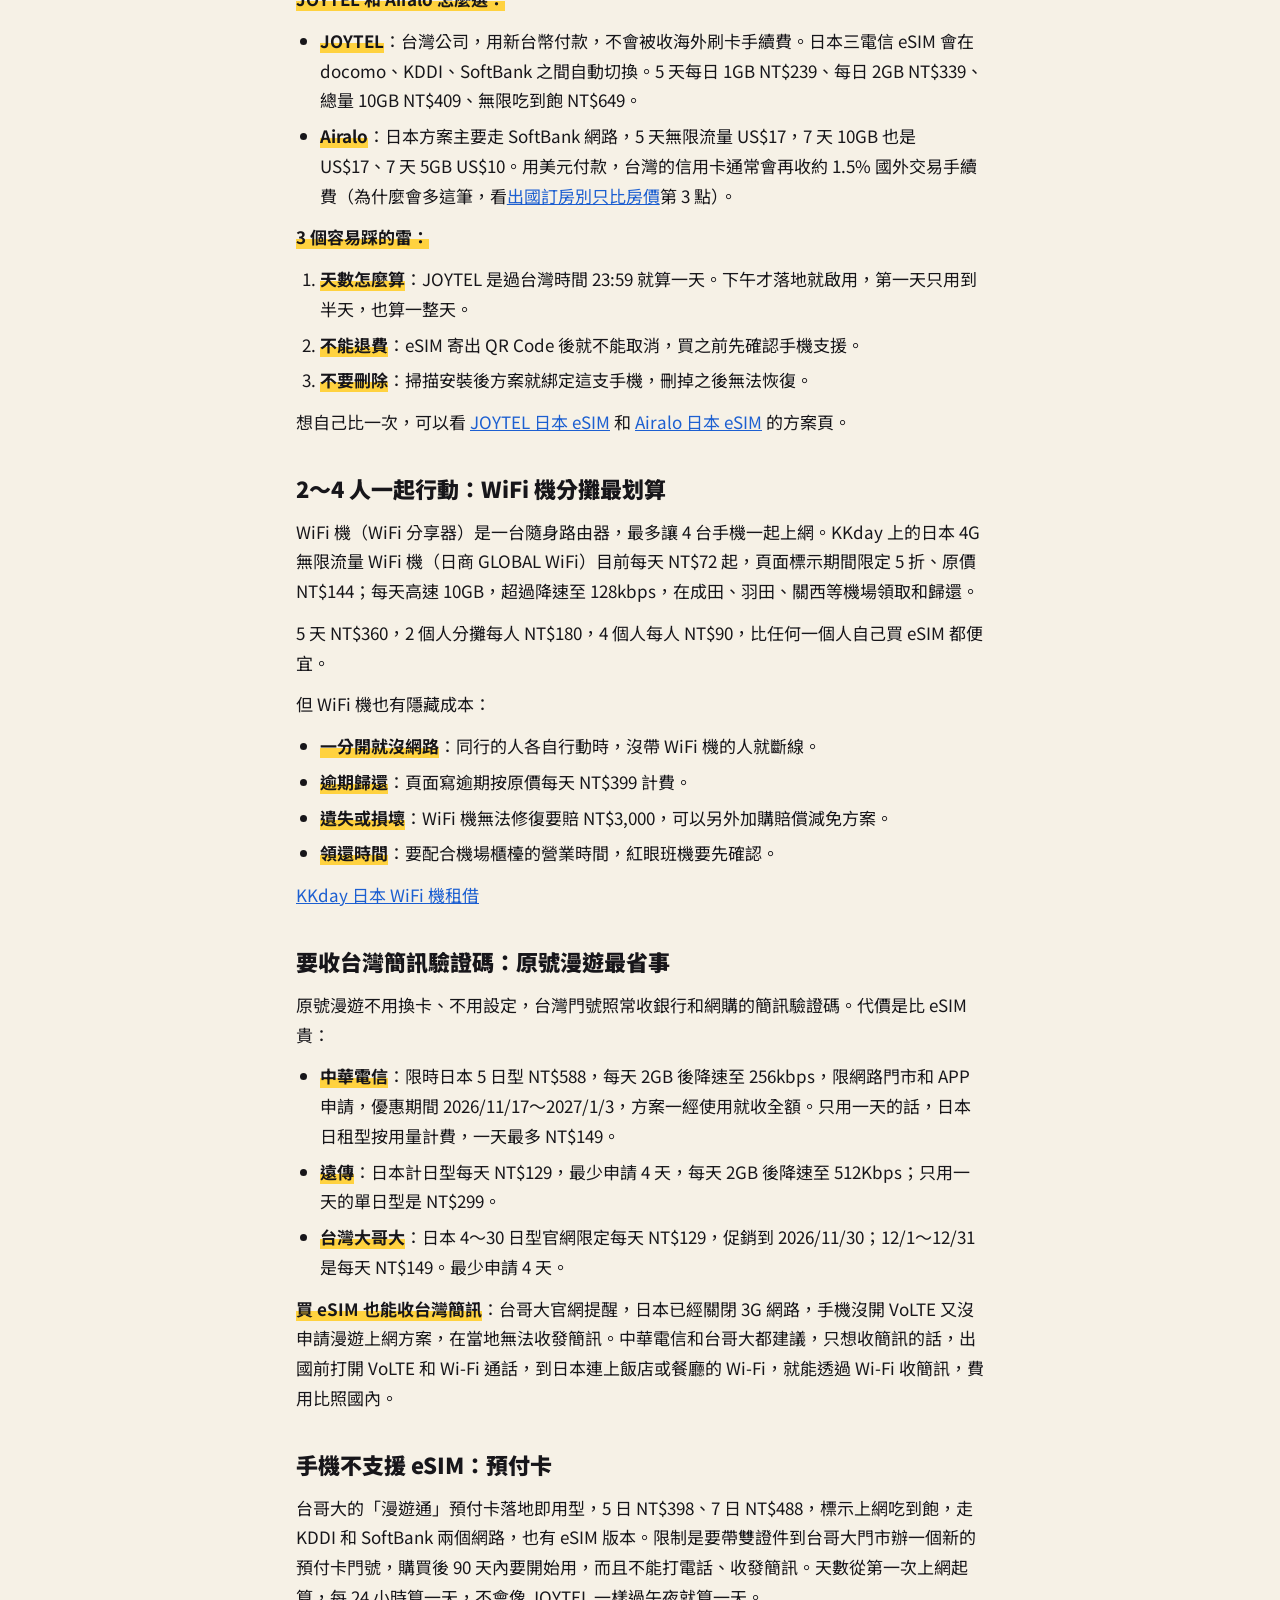
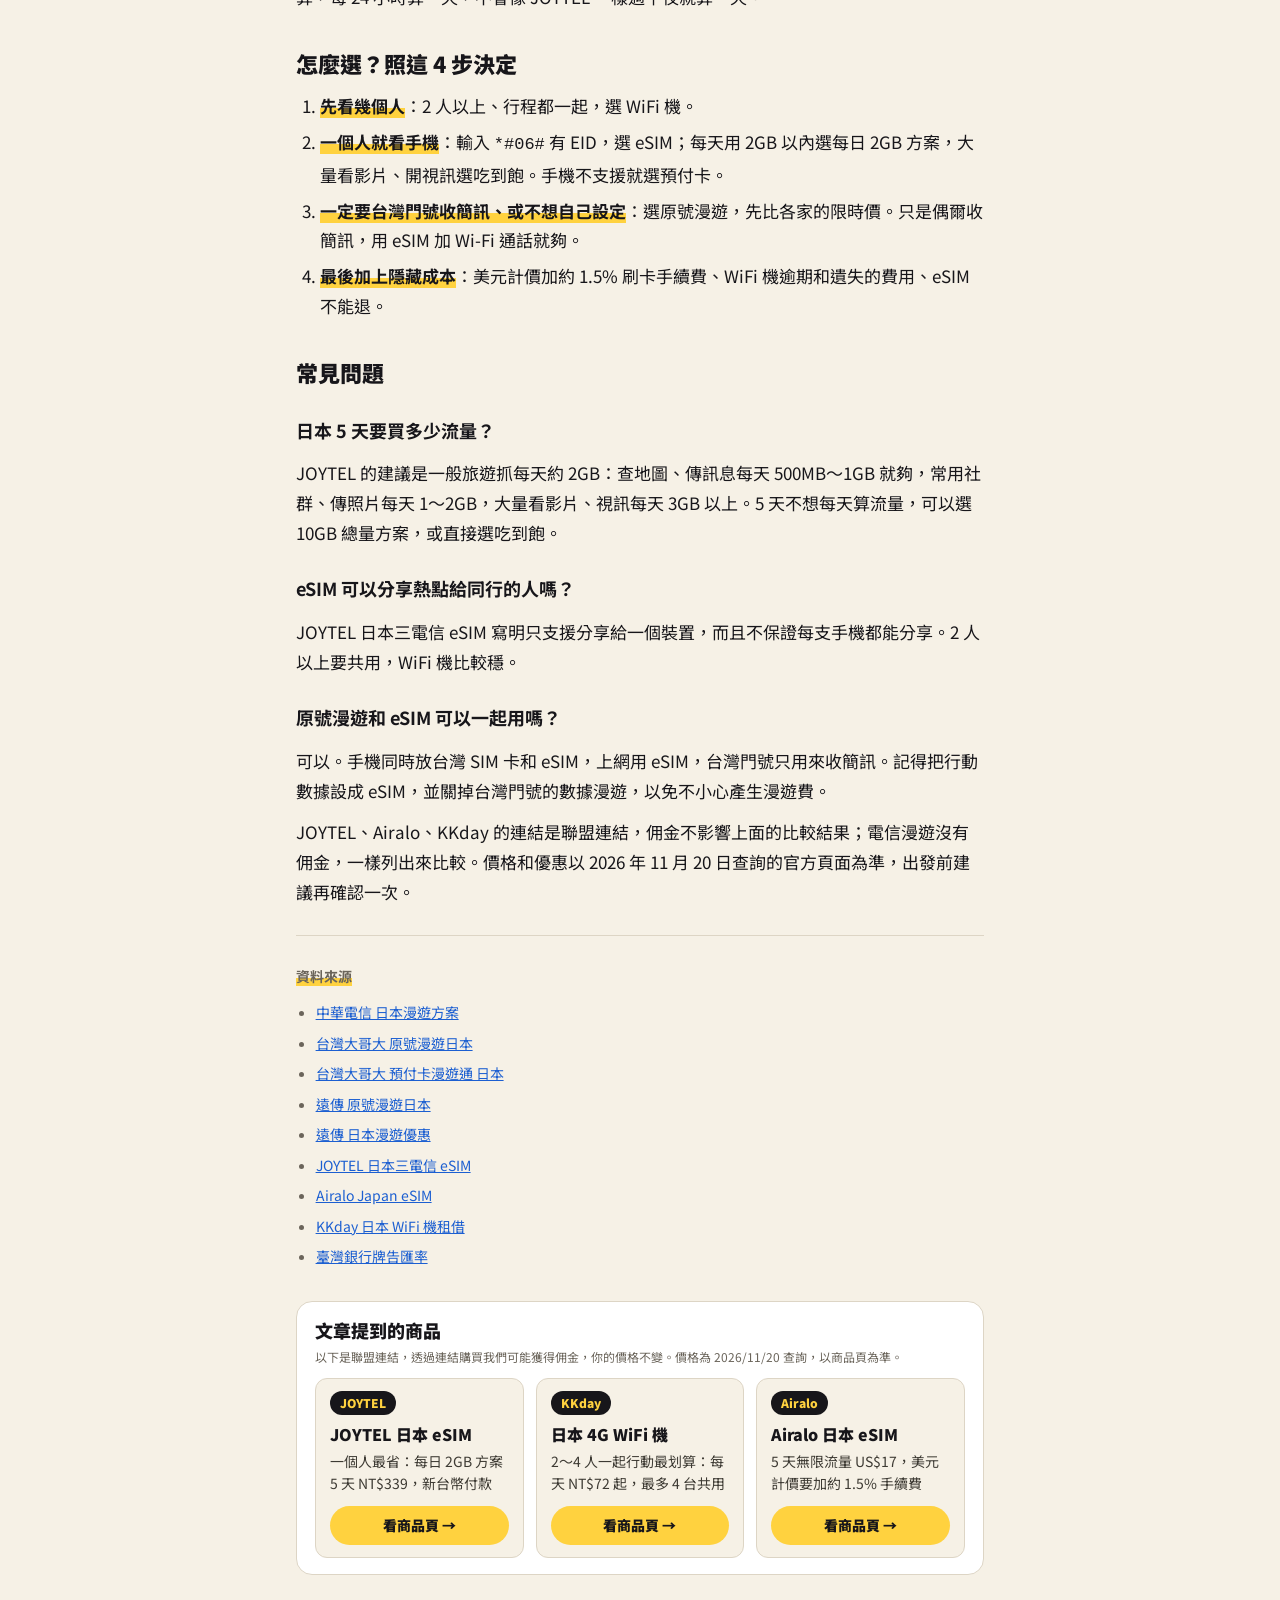
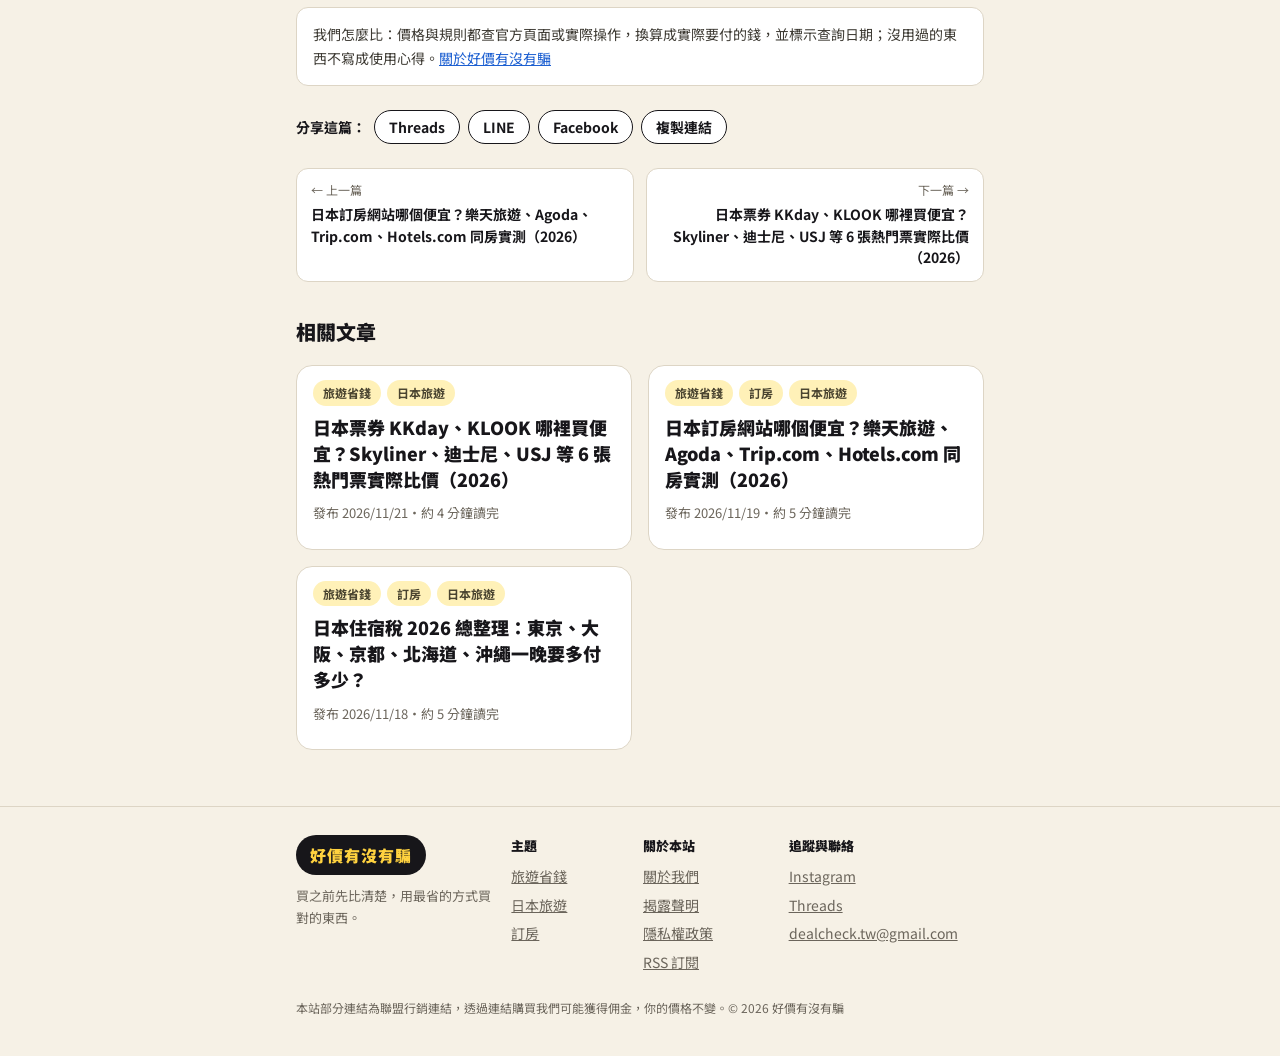
<file: posts/japan-internet-esim-roaming-comparison.html>
<!doctype html>
<html lang="zh-Hant-TW">
<head>
<meta charset="utf-8">
<meta name="viewport" content="width=device-width, initial-scale=1">
<title>日本上網怎麼選最省？eSIM、WiFi 機、預付卡、原號漫遊 5 天實際花費比較（2026）｜好價有沒有騙</title>
<meta name="description" content="去日本 5 天上網要花多少？實際比較 JOYTEL、Airalo eSIM、WiFi 機、台哥大預付卡，以及中華、台哥大、遠傳原號漫遊的價格、流量和隱藏費用，一個人最低 NT$339，2～4 人同行 WiFi 機 5 天 NT$360 可分攤。">
<link rel="canonical" href="https://dealcheckfree.com/posts/japan-internet-esim-roaming-comparison.html">
<meta name="theme-color" content="#F6F1E6">
<link rel="icon" href="/favicon.svg" type="image/svg+xml">
<link rel="icon" href="/favicon-32.png" sizes="32x32" type="image/png">
<link rel="apple-touch-icon" href="/apple-touch-icon.png">
<link rel="alternate" type="application/atom+xml" title="好價有沒有騙" href="/feed.xml">
<meta property="og:site_name" content="好價有沒有騙">
<meta property="og:locale" content="zh_TW">
<meta property="og:title" content="日本上網怎麼選最省？eSIM、WiFi 機、預付卡、原號漫遊 5 天實際花費比較（2026）｜好價有沒有騙">
<meta property="og:description" content="去日本 5 天上網要花多少？實際比較 JOYTEL、Airalo eSIM、WiFi 機、台哥大預付卡，以及中華、台哥大、遠傳原號漫遊的價格、流量和隱藏費用，一個人最低 NT$339，2～4 人同行 WiFi 機 5 天 NT$360 可分攤。">
<meta property="og:type" content="article">
<meta property="og:url" content="https://dealcheckfree.com/posts/japan-internet-esim-roaming-comparison.html">
<meta property="og:image" content="https://dealcheckfree.com/posts/japan-internet-esim-roaming-comparison.png">
<meta property="og:image:width" content="1200">
<meta property="og:image:height" content="630">
<meta name="twitter:card" content="summary_large_image">
<link rel="preconnect" href="https://fonts.googleapis.com">
<link rel="preconnect" href="https://fonts.gstatic.com" crossorigin>
<link href="https://fonts.googleapis.com/css2?family=Noto+Sans+TC:wght@400;700;900&display=swap" rel="stylesheet">
<link rel="stylesheet" href="/style.css">
<script type="application/ld+json">{"@context": "https://schema.org", "@type": "Article", "headline": "日本上網怎麼選最省？eSIM、WiFi 機、預付卡、原號漫遊 5 天實際花費比較（2026）", "description": "去日本 5 天上網要花多少？實際比較 JOYTEL、Airalo eSIM、WiFi 機、台哥大預付卡，以及中華、台哥大、遠傳原號漫遊的價格、流量和隱藏費用，一個人最低 NT$339，2～4 人同行 WiFi 機 5 天 NT$360 可分攤。", "datePublished": "2026-11-20", "dateModified": "2026-11-20", "inLanguage": "zh-Hant-TW", "author": {"@type": "Organization", "name": "好價有沒有騙", "url": "https://dealcheckfree.com/", "logo": "https://dealcheckfree.com/apple-touch-icon.png", "email": "dealcheck.tw@gmail.com", "sameAs": ["https://www.instagram.com/dealcheck.tw/", "https://www.threads.net/@dealcheck.tw"]}, "publisher": {"@type": "Organization", "name": "好價有沒有騙", "url": "https://dealcheckfree.com/", "logo": "https://dealcheckfree.com/apple-touch-icon.png", "email": "dealcheck.tw@gmail.com", "sameAs": ["https://www.instagram.com/dealcheck.tw/", "https://www.threads.net/@dealcheck.tw"]}, "mainEntityOfPage": "https://dealcheckfree.com/posts/japan-internet-esim-roaming-comparison.html", "keywords": ["旅遊省錢", "日本旅遊"], "articleSection": "旅遊省錢", "image": ["https://dealcheckfree.com/posts/japan-internet-esim-roaming-comparison.png"]}</script><script type="application/ld+json">{"@context": "https://schema.org", "@type": "BreadcrumbList", "itemListElement": [{"@type": "ListItem", "position": 1, "name": "首頁", "item": "https://dealcheckfree.com/"}, {"@type": "ListItem", "position": 2, "name": "旅遊省錢", "item": "https://dealcheckfree.com/topics/travel-savings.html"}, {"@type": "ListItem", "position": 3, "name": "日本上網怎麼選最省？eSIM、WiFi 機、預付卡、原號漫遊 5 天實際花費比較（2026）", "item": "https://dealcheckfree.com/posts/japan-internet-esim-roaming-comparison.html"}]}</script>
<meta name="google-site-verification" content="lmy5mPurRWhFRwTcVyd6ML9A5QgmqC82JgQiG5xG260" />
<script>var ConverlyCustomData = {channelId: null};</script>
<script async defer src="https://cdn.adotone.com/production/adlinks/8eae55c4c9de330d0c8623b0dcb631aaa679a3553e401bb2883bb3076e9ee837.js"></script>
<!-- Cloudflare Web Analytics（手動安裝模式，11/19 開啟） --><script type='module' src='https://static.cloudflareinsights.com/beacon.min.js' data-cf-beacon='{"token": "0d7d8e84cd644265a7e5c0adb36c1299"}'></script><!-- End Cloudflare Web Analytics -->
</head>
<body id="top">
<a class="skip" href="#main">跳到內容</a>
<header class="site"><div class="wrap">
  <a class="brand" href="/">好價有沒有騙</a>
  <nav aria-label="主選單"><a href="/">文章</a><a href="/topics/">主題</a><a href="/about.html">關於</a><a href="/disclosure.html">揭露聲明</a></nav>
</div></header>
<main id="main"><div class="wrap">
<nav class="crumbs" aria-label="麵包屑"><a href="/">首頁</a> › <a href="/topics/travel-savings.html">旅遊省錢</a></nav>
<article>
  <h1>日本上網怎麼選最省？eSIM、WiFi 機、預付卡、原號漫遊 5 天實際花費比較（2026）</h1>
  <div class="meta">發布 2026/11/20・約 6 分鐘讀完</div>
  <div class="tags"><a class="tag" href="/topics/travel-savings.html">旅遊省錢</a><a class="tag" href="/topics/japan-travel.html">日本旅遊</a></div>
  <div class="disclose">本文可能含有聯盟行銷連結，透過連結購買我們可能獲得佣金，不影響你的價格，也不影響我們的評比。<a href="/disclosure.html">了解更多</a></div>
  <div class="body"><p>先講結論：<strong>去日本 5 天、每天用約 2GB，一個人最省的是 eSIM，JOYTEL 每日 2GB 方案 NT$339；2～4 人一起行動，WiFi 機 5 天 NT$360 大家分攤最便宜。</strong>一定要用台灣門號收簡訊驗證碼、又不想設定的話，原號漫遊 5 天要 NT$588～745，貴一點但最省事。</p><details class="toc"><summary>本文目錄（7 節）</summary><ul><li><a href="#5">5 天要花多少？一張表比完</a></li><li><a href="#esim">一個人：eSIM 最便宜，先確認手機支援</a></li><li><a href="#24-wifi">2～4 人一起行動：WiFi 機分攤最划算</a></li><li><a href="#_1">要收台灣簡訊驗證碼：原號漫遊最省事</a></li><li><a href="#esim_1">手機不支援 eSIM：預付卡</a></li><li><a href="#4">怎麼選？照這 4 步決定</a></li><li><a href="#_2">常見問題</a></li></ul></details>
<h2 id="5">5 天要花多少？一張表比完</h2>
<p>以 1 個人、日本 5 天、每天用約 2GB 來比（2026 年 11 月 20 日查詢各家官方頁面）：</p>
<p class="tbl-hint">← 左右滑動看完整表格 →</p><div class="tbl wide"><table>
<thead>
<tr>
<th>方式</th>
<th>方案</th>
<th>5 天費用</th>
<th>流量</th>
</tr>
</thead>
<tbody>
<tr>
<td>eSIM</td>
<td>JOYTEL 日本三電信 每日 2GB</td>
<td><strong>NT$339</strong></td>
<td>每天 2GB，超過降速</td>
</tr>
<tr>
<td>WiFi 機</td>
<td>KKday 4G 無限流量 WiFi 機</td>
<td>NT$360</td>
<td>每天高速 10GB，最多 4 台共用</td>
</tr>
<tr>
<td>預付卡</td>
<td>台哥大漫遊通 落地即用 5 日</td>
<td>NT$398</td>
<td>標示上網吃到飽</td>
</tr>
<tr>
<td>eSIM</td>
<td>JOYTEL 日本三電信 總量 10GB</td>
<td>NT$409</td>
<td>5 天共 10GB</td>
</tr>
<tr>
<td>eSIM</td>
<td>Airalo 日本 5 天無限流量</td>
<td>約 NT$569</td>
<td>無限流量</td>
</tr>
<tr>
<td>原號漫遊</td>
<td>中華電信 限時日本 5 日型</td>
<td>NT$588</td>
<td>每天 2GB，超過降速至 256kbps</td>
</tr>
<tr>
<td>原號漫遊</td>
<td>遠傳 日本計日型</td>
<td>NT$645</td>
<td>每天 2GB，超過降速至 512Kbps</td>
</tr>
<tr>
<td>原號漫遊</td>
<td>台哥大 日本 4～30 日型</td>
<td>NT$645～745</td>
<td>標示無限流量</td>
</tr>
<tr>
<td>eSIM</td>
<td>JOYTEL 日本三電信 無限吃到飽</td>
<td>NT$649</td>
<td>無限流量</td>
</tr>
</tbody>
</table></div>
<ul>
<li>WiFi 機是每天 NT$72 起 × 5 天，2～4 人可以分攤。</li>
<li>Airalo 是 US$17，用臺灣銀行 11 月 20 日美元即期賣出匯率 32.99 換算，再加 1.5% 海外刷卡手續費。</li>
<li>遠傳、台哥大是每天 NT$129 × 5 天，最少要申請 4 天；台哥大的 NT$129 只到 11/30，12 月是每天 NT$149。</li>
<li>限時價格會變，下面每一段都寫了優惠期限。</li>
</ul>
<h2 id="esim">一個人：eSIM 最便宜，先確認手機支援</h2>
<p>eSIM 是手機內建的虛擬 SIM 卡，買完收到 QR Code，掃描就能上網，不用換卡，台灣的 SIM 卡也可以留在手機裡。</p>
<p><strong>先確認手機能不能用</strong>：在撥號畫面輸入 <code>*#06#</code>，有顯示 EID 代表手機有 eSIM 功能；再到設定裡看有沒有「加入 eSIM」。iPhone 在「設定 ＞ 行動服務 ＞ 加入 eSIM」。JOYTEL 提醒，部分台灣版 Samsung 和中國、港澳版 iPhone 可能不支援。</p>
<p><strong>JOYTEL 和 Airalo 怎麼選：</strong></p>
<ul>
<li><strong>JOYTEL</strong>：台灣公司，用新台幣付款，不會被收海外刷卡手續費。日本三電信 eSIM 會在 docomo、KDDI、SoftBank 之間自動切換。5 天每日 1GB NT$239、每日 2GB NT$339、總量 10GB NT$409、無限吃到飽 NT$649。</li>
<li><strong>Airalo</strong>：日本方案主要走 SoftBank 網路，5 天無限流量 US$17，7 天 10GB 也是 US$17、7 天 5GB US$10。用美元付款，台灣的信用卡通常會再收約 1.5% 國外交易手續費（為什麼會多這筆，看<a href="/posts/hotel-booking-hidden-costs.html">出國訂房別只比房價</a>第 3 點）。</li>
</ul>
<p><strong>3 個容易踩的雷：</strong></p>
<ol>
<li><strong>天數怎麼算</strong>：JOYTEL 是過台灣時間 23:59 就算一天。下午才落地就啟用，第一天只用到半天，也算一整天。</li>
<li><strong>不能退費</strong>：eSIM 寄出 QR Code 後就不能取消，買之前先確認手機支援。</li>
<li><strong>不要刪除</strong>：掃描安裝後方案就綁定這支手機，刪掉之後無法恢復。</li>
</ol>
<p>想自己比一次，可以看 <a class="aff" href="https://afflink.one/s/VF4uM" target="_blank" rel="sponsored nofollow noopener">JOYTEL 日本 eSIM</a> 和 <a class="aff" href="https://easyfun.biz/3aR7K?uid1=jpesim" target="_blank" rel="sponsored nofollow noopener">Airalo 日本 eSIM</a> 的方案頁。</p>
<h2 id="24-wifi">2～4 人一起行動：WiFi 機分攤最划算</h2>
<p>WiFi 機（WiFi 分享器）是一台隨身路由器，最多讓 4 台手機一起上網。KKday 上的日本 4G 無限流量 WiFi 機（日商 GLOBAL WiFi）目前每天 NT$72 起，頁面標示期間限定 5 折、原價 NT$144；每天高速 10GB，超過降速至 128kbps，在成田、羽田、關西等機場領取和歸還。</p>
<p>5 天 NT$360，2 個人分攤每人 NT$180，4 個人每人 NT$90，比任何一個人自己買 eSIM 都便宜。</p>
<p>但 WiFi 機也有隱藏成本：</p>
<ul>
<li><strong>一分開就沒網路</strong>：同行的人各自行動時，沒帶 WiFi 機的人就斷線。</li>
<li><strong>逾期歸還</strong>：頁面寫逾期按原價每天 NT$399 計費。</li>
<li><strong>遺失或損壞</strong>：WiFi 機無法修復要賠 NT$3,000，可以另外加購賠償減免方案。</li>
<li><strong>領還時間</strong>：要配合機場櫃檯的營業時間，紅眼班機要先確認。</li>
</ul>
<p><a class="aff" href="https://onelink.one/s/T4aA6" target="_blank" rel="sponsored nofollow noopener">KKday 日本 WiFi 機租借</a></p>
<h2 id="_1">要收台灣簡訊驗證碼：原號漫遊最省事</h2>
<p>原號漫遊不用換卡、不用設定，台灣門號照常收銀行和網購的簡訊驗證碼。代價是比 eSIM 貴：</p>
<ul>
<li><strong>中華電信</strong>：限時日本 5 日型 NT$588，每天 2GB 後降速至 256kbps，限網路門市和 APP 申請，優惠期間 2026/11/17～2027/1/3，方案一經使用就收全額。只用一天的話，日本日租型按用量計費，一天最多 NT$149。</li>
<li><strong>遠傳</strong>：日本計日型每天 NT$129，最少申請 4 天，每天 2GB 後降速至 512Kbps；只用一天的單日型是 NT$299。</li>
<li><strong>台灣大哥大</strong>：日本 4～30 日型官網限定每天 NT$129，促銷到 2026/11/30；12/1～12/31 是每天 NT$149。最少申請 4 天。</li>
</ul>
<p><strong>買 eSIM 也能收台灣簡訊</strong>：台哥大官網提醒，日本已經關閉 3G 網路，手機沒開 VoLTE 又沒申請漫遊上網方案，在當地無法收發簡訊。中華電信和台哥大都建議，只想收簡訊的話，出國前打開 VoLTE 和 Wi-Fi 通話，到日本連上飯店或餐廳的 Wi-Fi，就能透過 Wi-Fi 收簡訊，費用比照國內。</p>
<h2 id="esim_1">手機不支援 eSIM：預付卡</h2>
<p>台哥大的「漫遊通」預付卡落地即用型，5 日 NT$398、7 日 NT$488，標示上網吃到飽，走 KDDI 和 SoftBank 兩個網路，也有 eSIM 版本。限制是要帶雙證件到台哥大門市辦一個新的預付卡門號，購買後 90 天內要開始用，而且不能打電話、收發簡訊。天數從第一次上網起算，每 24 小時算一天，不會像 JOYTEL 一樣過午夜就算一天。</p>
<h2 id="4">怎麼選？照這 4 步決定</h2>
<ol>
<li><strong>先看幾個人</strong>：2 人以上、行程都一起，選 WiFi 機。</li>
<li><strong>一個人就看手機</strong>：輸入 <code>*#06#</code> 有 EID，選 eSIM；每天用 2GB 以內選每日 2GB 方案，大量看影片、開視訊選吃到飽。手機不支援就選預付卡。</li>
<li><strong>一定要台灣門號收簡訊、或不想自己設定</strong>：選原號漫遊，先比各家的限時價。只是偶爾收簡訊，用 eSIM 加 Wi-Fi 通話就夠。</li>
<li><strong>最後加上隱藏成本</strong>：美元計價加約 1.5% 刷卡手續費、WiFi 機逾期和遺失的費用、eSIM 不能退。</li>
</ol>
<h2 id="_2">常見問題</h2>
<h3 id="5_1">日本 5 天要買多少流量？</h3>
<p>JOYTEL 的建議是一般旅遊抓每天約 2GB：查地圖、傳訊息每天 500MB～1GB 就夠，常用社群、傳照片每天 1～2GB，大量看影片、視訊每天 3GB 以上。5 天不想每天算流量，可以選 10GB 總量方案，或直接選吃到飽。</p>
<h3 id="esim_2">eSIM 可以分享熱點給同行的人嗎？</h3>
<p>JOYTEL 日本三電信 eSIM 寫明只支援分享給一個裝置，而且不保證每支手機都能分享。2 人以上要共用，WiFi 機比較穩。</p>
<h3 id="esim_3">原號漫遊和 eSIM 可以一起用嗎？</h3>
<p>可以。手機同時放台灣 SIM 卡和 eSIM，上網用 eSIM，台灣門號只用來收簡訊。記得把行動數據設成 eSIM，並關掉台灣門號的數據漫遊，以免不小心產生漫遊費。</p>
<p>JOYTEL、Airalo、KKday 的連結是聯盟連結，佣金不影響上面的比較結果；電信漫遊沒有佣金，一樣列出來比較。價格和優惠以 2026 年 11 月 20 日查詢的官方頁面為準，出發前建議再確認一次。</p>
<hr />
<div class="sources">
<p><strong>資料來源</strong></p>
<ul>
<li><a href="https://www.cht.com.tw/home/campaign/roamingplan/index/plan?itemid=655DA448F0DC44199F00CE26138CF294" target="_blank" rel="noopener">中華電信 日本漫遊方案</a></li>
<li><a href="https://www.taiwanmobile.com/travel/postpaid-roaming-jp.html" target="_blank" rel="noopener">台灣大哥大 原號漫遊日本</a></li>
<li><a href="https://www.taiwanmobile.com/mobile/prepaid/prepaidRoam/jp.html" target="_blank" rel="noopener">台灣大哥大 預付卡漫遊通 日本</a></li>
<li><a href="https://www.fetnet.net/content/cbu/tw/roaming/country/Asia-Pacific/JPN.html" target="_blank" rel="noopener">遠傳 原號漫遊日本</a></li>
<li><a href="https://www.fetnet.net/content/cbu/tw/promotion/roaming/jp.html" target="_blank" rel="noopener">遠傳 日本漫遊優惠</a></li>
<li><a href="https://www.joytel-tw.com/products/japan-esim" target="_blank" rel="noopener">JOYTEL 日本三電信 eSIM</a></li>
<li><a href="https://www.airalo.com/japan-esim" target="_blank" rel="noopener">Airalo Japan eSIM</a></li>
<li><a href="https://www.kkday.com/zh-tw/product/10691" target="_blank" rel="noopener">KKday 日本 WiFi 機租借</a></li>
<li><a href="https://rate.bot.com.tw/xrt?Lang=zh-TW" target="_blank" rel="noopener">臺灣銀行牌告匯率</a></li>
</ul>
</div></div>
  <section class="picks" aria-label="文章提到的商品"><h2>文章提到的商品</h2><p class="note">以下是聯盟連結，透過連結購買我們可能獲得佣金，你的價格不變。價格為 2026/11/20 查詢，以商品頁為準。</p><ul class="pick-list n3"><li class="pick"><span class="shop">JOYTEL</span><b>JOYTEL 日本 eSIM</b><span class="why">一個人最省：每日 2GB 方案 5 天 NT$339，新台幣付款</span><a class="go" href="https://afflink.one/s/VF4uM" target="_blank" rel="sponsored nofollow noopener">看商品頁 →</a></li><li class="pick"><span class="shop">KKday</span><b>日本 4G WiFi 機</b><span class="why">2～4 人一起行動最划算：每天 NT$72 起，最多 4 台共用</span><a class="go" href="https://onelink.one/s/T4aA6" target="_blank" rel="sponsored nofollow noopener">看商品頁 →</a></li><li class="pick"><span class="shop">Airalo</span><b>Airalo 日本 eSIM</b><span class="why">5 天無限流量 US$17，美元計價要加約 1.5% 手續費</span><a class="go" href="https://easyfun.biz/3aR7K?uid1=jpesim" target="_blank" rel="sponsored nofollow noopener">看商品頁 →</a></li></ul></section>
  <aside class="method">我們怎麼比：價格與規則都查官方頁面或實際操作，換算成實際要付的錢，並標示查詢日期；沒用過的東西不寫成使用心得。<a href="/about.html">關於好價有沒有騙</a></aside>
  <div class="share" aria-label="分享這篇">
  <span>分享這篇：</span>
  <a href="https://www.threads.net/intent/post?text=%E6%97%A5%E6%9C%AC%E4%B8%8A%E7%B6%B2%E6%80%8E%E9%BA%BC%E9%81%B8%E6%9C%80%E7%9C%81%EF%BC%9FeSIM%E3%80%81WiFi%20%E6%A9%9F%E3%80%81%E9%A0%90%E4%BB%98%E5%8D%A1%E3%80%81%E5%8E%9F%E8%99%9F%E6%BC%AB%E9%81%8A%205%20%E5%A4%A9%E5%AF%A6%E9%9A%9B%E8%8A%B1%E8%B2%BB%E6%AF%94%E8%BC%83%EF%BC%882026%EF%BC%89%20https%3A%2F%2Fdealcheckfree.com%2Fposts%2Fjapan-internet-esim-roaming-comparison.html" target="_blank" rel="noopener">Threads</a>
  <a href="https://social-plugins.line.me/lineit/share?url=https%3A%2F%2Fdealcheckfree.com%2Fposts%2Fjapan-internet-esim-roaming-comparison.html" target="_blank" rel="noopener">LINE</a>
  <a href="https://www.facebook.com/sharer/sharer.php?u=https%3A%2F%2Fdealcheckfree.com%2Fposts%2Fjapan-internet-esim-roaming-comparison.html" target="_blank" rel="noopener">Facebook</a>
  <button type="button" data-copy="https://dealcheckfree.com/posts/japan-internet-esim-roaming-comparison.html">複製連結</button>
</div>
<script>document.querySelectorAll('[data-copy]').forEach(function(b){b.addEventListener('click',function(){navigator.clipboard&&navigator.clipboard.writeText(b.dataset.copy).then(function(){b.textContent='已複製';setTimeout(function(){b.textContent='複製連結'},1500)})})})</script>
  <nav class="pn" aria-label="上一篇與下一篇"><a class="prev" href="/posts/japan-hotel-booking-sites-comparison.html"><small>← 上一篇</small>日本訂房網站哪個便宜？樂天旅遊、Agoda、Trip.com、Hotels.com 同房實測（2026）</a><a class="next" href="/posts/japan-tickets-kkday-klook-comparison.html"><small>下一篇 →</small>日本票券 KKday、KLOOK 哪裡買便宜？Skyliner、迪士尼、USJ 等 6 張熱門票實際比價（2026）</a></nav>
  <section class="related"><h2>相關文章</h2><ul class="cards"><li class="card"><div class="in"><div class="tags"><a class="tag" href="/topics/travel-savings.html">旅遊省錢</a><a class="tag" href="/topics/japan-travel.html">日本旅遊</a></div><a class="t" href="/posts/japan-tickets-kkday-klook-comparison.html">日本票券 KKday、KLOOK 哪裡買便宜？Skyliner、迪士尼、USJ 等 6 張熱門票實際比價（2026）</a><div class="d">同一天同票種，實際比較 KKday、KLOOK 和官方網站的 Skyliner、SHIBUYA SKY、大阪周遊卡、JR 關西廣域周遊券、東京迪士尼、USJ 價格。6 張合計 KLOOK NT$8,338、KKday NT$8,421、官方約 NT$8,708，再比取消規定和優惠碼。</div><div class="meta">發布 2026/11/21・約 4 分鐘讀完</div></div></li><li class="card"><div class="in"><div class="tags"><a class="tag" href="/topics/travel-savings.html">旅遊省錢</a><a class="tag" href="/topics/hotel-booking.html">訂房</a><a class="tag" href="/topics/japan-travel.html">日本旅遊</a></div><a class="t" href="/posts/japan-hotel-booking-sites-comparison.html">日本訂房網站哪個便宜？樂天旅遊、Agoda、Trip.com、Hotels.com 同房實測（2026）</a><div class="d">同一間東京飯店、同一晚、同房型，實際比較樂天旅遊、Agoda、Trip.com、Hotels.com 的含稅總價、免費取消期限、住宿稅標示和付款方式，最便宜和最貴差 NT$1,254。</div><div class="meta">發布 2026/11/19・約 5 分鐘讀完</div></div></li><li class="card"><div class="in"><div class="tags"><a class="tag" href="/topics/travel-savings.html">旅遊省錢</a><a class="tag" href="/topics/hotel-booking.html">訂房</a><a class="tag" href="/topics/japan-travel.html">日本旅遊</a></div><a class="t" href="/posts/japan-accommodation-tax-2026.html">日本住宿稅 2026 總整理：東京、大阪、京都、北海道、沖繩一晚要多付多少？</a><div class="d">日本住宿稅各地一覽（2026 年 11 月更新）：東京、大阪、京都、北海道、福岡、沖繩等地每人每晚要付多少、房價怎麼對級距、什麼時候付，以及 2027 年沖繩開徵 2%、東京改收 3% 的變化。</div><div class="meta">發布 2026/11/18・約 5 分鐘讀完</div></div></li></ul></section>
  
</article>
</div></main>
<footer class="site"><div class="wrap">
  <div class="foot-grid">
    <div><a class="brand" href="/">好價有沒有騙</a><p>買之前先比清楚，用最省的方式買對的東西。</p></div>
    <div><h2>主題</h2><ul><li><a href="/topics/travel-savings.html">旅遊省錢</a></li><li><a href="/topics/japan-travel.html">日本旅遊</a></li><li><a href="/topics/hotel-booking.html">訂房</a></li></ul></div>
    <div><h2>關於本站</h2><ul><li><a href="/about.html">關於我們</a></li><li><a href="/disclosure.html">揭露聲明</a></li><li><a href="/privacy.html">隱私權政策</a></li><li><a href="/feed.xml">RSS 訂閱</a></li></ul></div>
    <div><h2>追蹤與聯絡</h2><ul><li><a href="https://www.instagram.com/dealcheck.tw/" target="_blank" rel="noopener">Instagram</a></li><li><a href="https://www.threads.net/@dealcheck.tw" target="_blank" rel="noopener">Threads</a></li><li><a href="mailto:dealcheck.tw@gmail.com">dealcheck.tw@gmail.com</a></li></ul></div>
  </div>
  <p class="fine">本站部分連結為聯盟行銷連結，透過連結購買我們可能獲得佣金，你的價格不變。© 2026 好價有沒有騙</p>
</div></footer>
<a class="totop" href="#top" aria-label="回到頂端">↑</a>
<script>(function(){var t=document.querySelector('.totop');function f(){t.classList.toggle('show',window.scrollY>600)}window.addEventListener('scroll',f,{passive:true});f()})()</script>
</body>
</html>
</file>
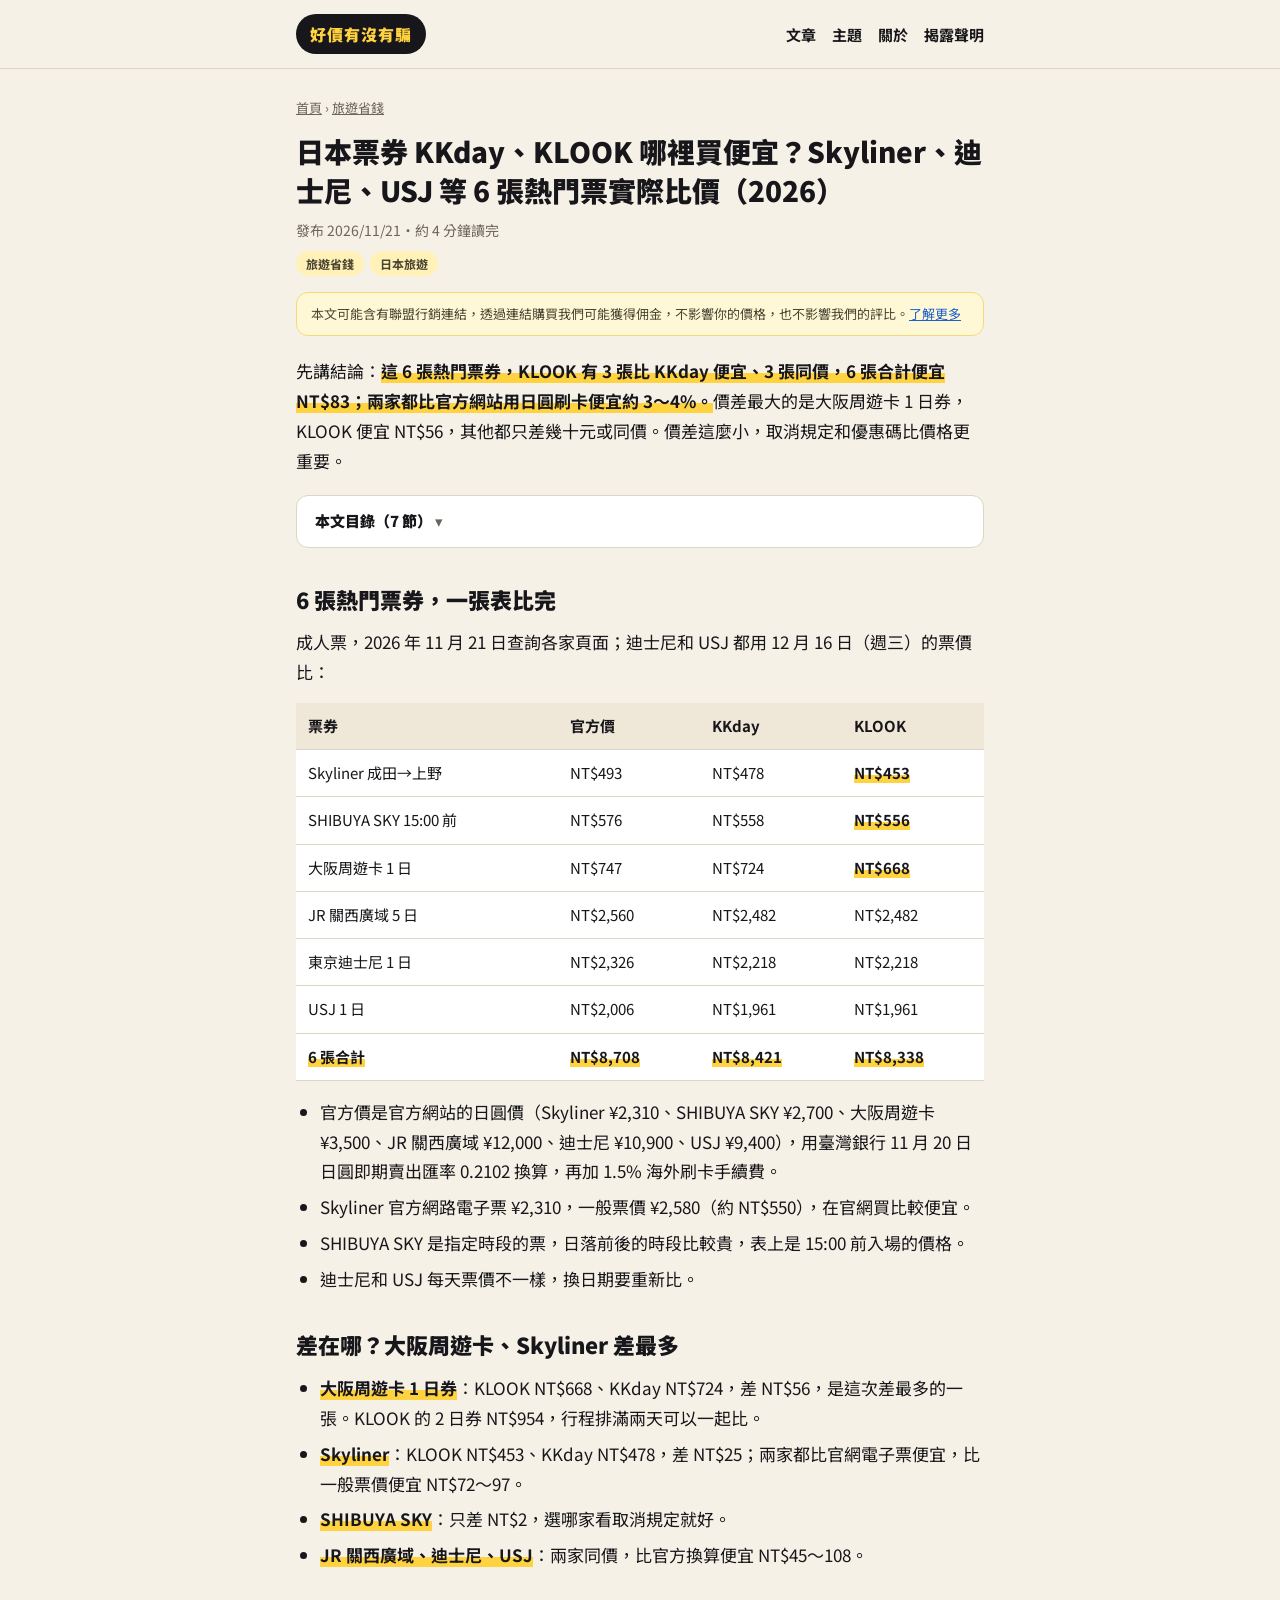
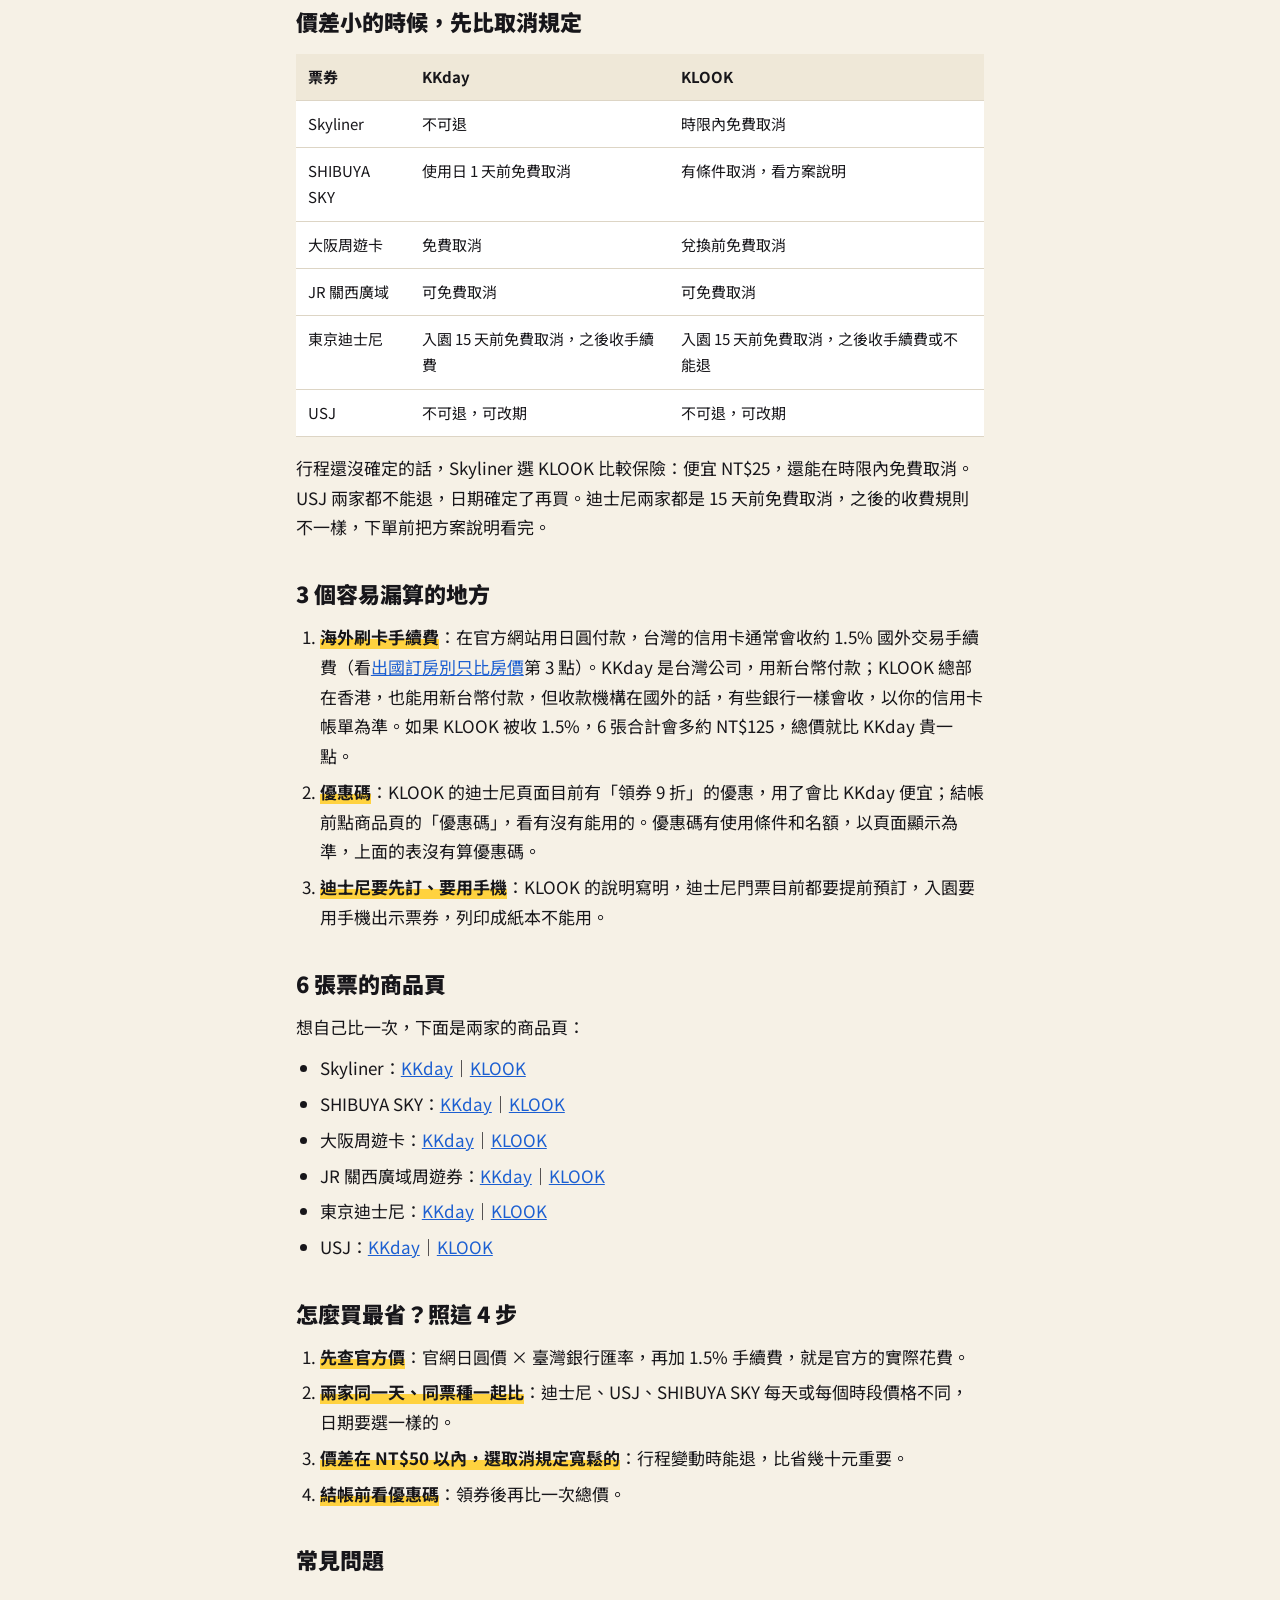
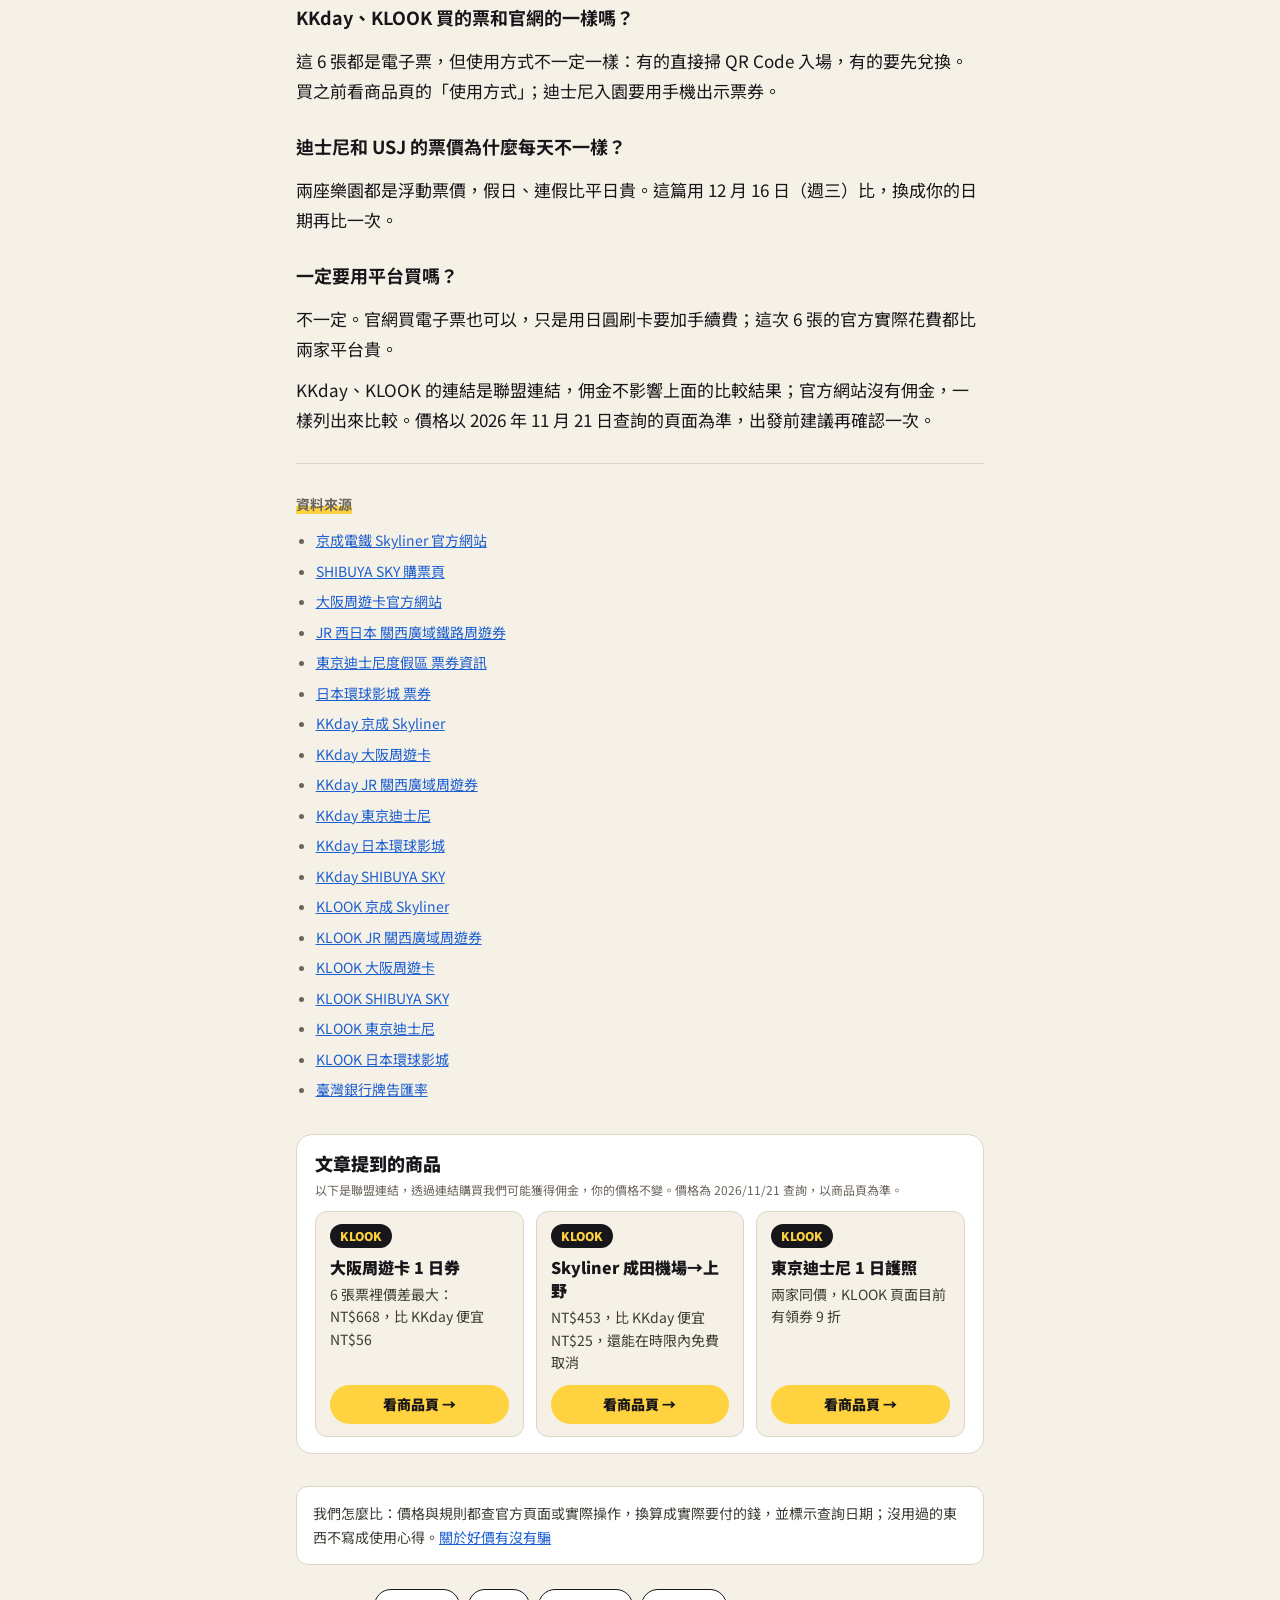
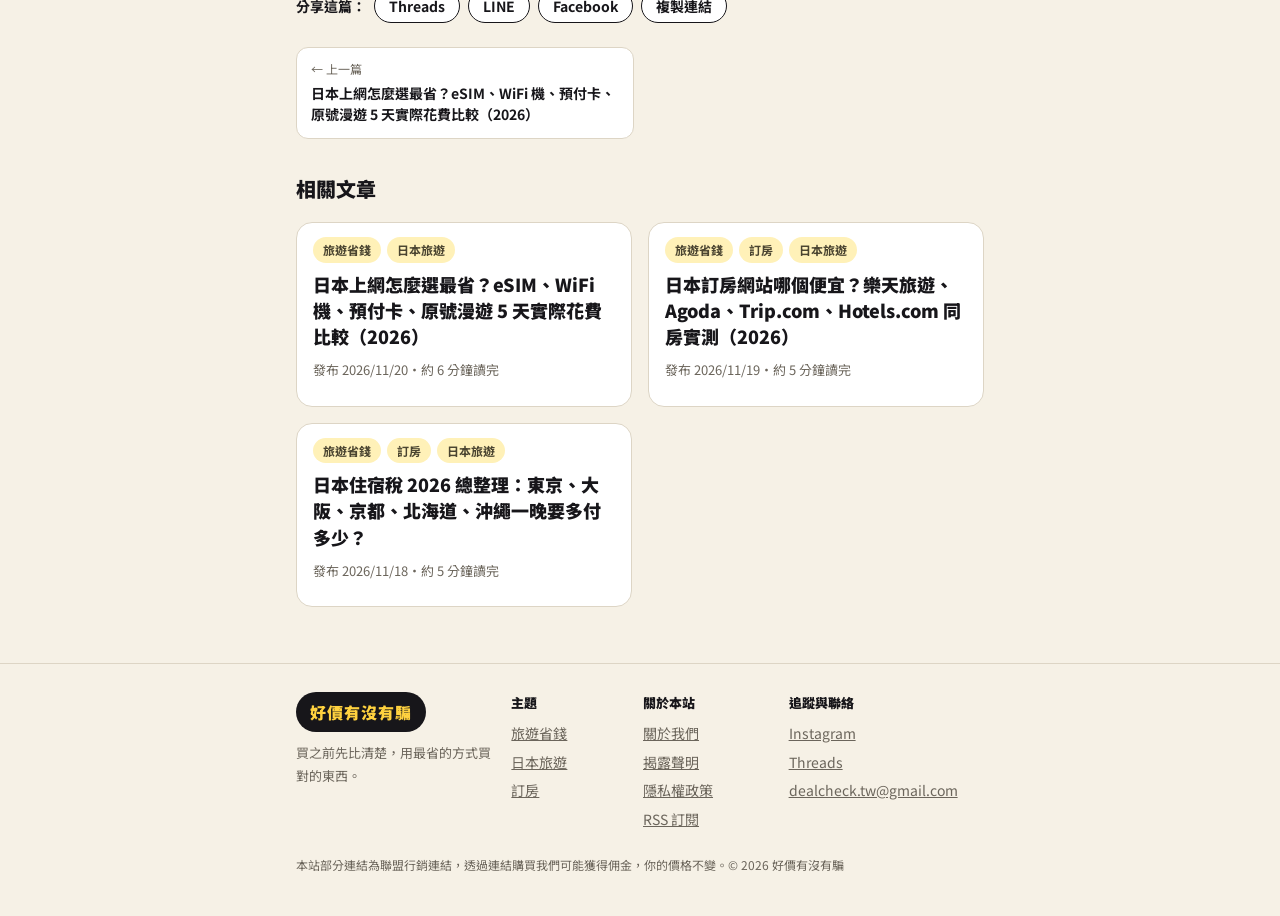
<file: posts/japan-tickets-kkday-klook-comparison.html>
<!doctype html>
<html lang="zh-Hant-TW">
<head>
<meta charset="utf-8">
<meta name="viewport" content="width=device-width, initial-scale=1">
<title>日本票券 KKday、KLOOK 哪裡買便宜？Skyliner、迪士尼、USJ 等 6 張熱門票實際比價（2026）｜好價有沒有騙</title>
<meta name="description" content="同一天同票種，實際比較 KKday、KLOOK 和官方網站的 Skyliner、SHIBUYA SKY、大阪周遊卡、JR 關西廣域周遊券、東京迪士尼、USJ 價格。6 張合計 KLOOK NT$8,338、KKday NT$8,421、官方約 NT$8,708，再比取消規定和優惠碼。">
<link rel="canonical" href="https://dealcheckfree.com/posts/japan-tickets-kkday-klook-comparison.html">
<meta name="theme-color" content="#F6F1E6">
<link rel="icon" href="/favicon.svg" type="image/svg+xml">
<link rel="icon" href="/favicon-32.png" sizes="32x32" type="image/png">
<link rel="apple-touch-icon" href="/apple-touch-icon.png">
<link rel="alternate" type="application/atom+xml" title="好價有沒有騙" href="/feed.xml">
<meta property="og:site_name" content="好價有沒有騙">
<meta property="og:locale" content="zh_TW">
<meta property="og:title" content="日本票券 KKday、KLOOK 哪裡買便宜？Skyliner、迪士尼、USJ 等 6 張熱門票實際比價（2026）｜好價有沒有騙">
<meta property="og:description" content="同一天同票種，實際比較 KKday、KLOOK 和官方網站的 Skyliner、SHIBUYA SKY、大阪周遊卡、JR 關西廣域周遊券、東京迪士尼、USJ 價格。6 張合計 KLOOK NT$8,338、KKday NT$8,421、官方約 NT$8,708，再比取消規定和優惠碼。">
<meta property="og:type" content="article">
<meta property="og:url" content="https://dealcheckfree.com/posts/japan-tickets-kkday-klook-comparison.html">
<meta property="og:image" content="https://dealcheckfree.com/posts/japan-tickets-kkday-klook-comparison.png">
<meta property="og:image:width" content="1200">
<meta property="og:image:height" content="630">
<meta name="twitter:card" content="summary_large_image">
<link rel="preconnect" href="https://fonts.googleapis.com">
<link rel="preconnect" href="https://fonts.gstatic.com" crossorigin>
<link href="https://fonts.googleapis.com/css2?family=Noto+Sans+TC:wght@400;700;900&display=swap" rel="stylesheet">
<link rel="stylesheet" href="/style.css">
<script type="application/ld+json">{"@context": "https://schema.org", "@type": "Article", "headline": "日本票券 KKday、KLOOK 哪裡買便宜？Skyliner、迪士尼、USJ 等 6 張熱門票實際比價（2026）", "description": "同一天同票種，實際比較 KKday、KLOOK 和官方網站的 Skyliner、SHIBUYA SKY、大阪周遊卡、JR 關西廣域周遊券、東京迪士尼、USJ 價格。6 張合計 KLOOK NT$8,338、KKday NT$8,421、官方約 NT$8,708，再比取消規定和優惠碼。", "datePublished": "2026-11-21", "dateModified": "2026-11-21", "inLanguage": "zh-Hant-TW", "author": {"@type": "Organization", "name": "好價有沒有騙", "url": "https://dealcheckfree.com/", "logo": "https://dealcheckfree.com/apple-touch-icon.png", "email": "dealcheck.tw@gmail.com", "sameAs": ["https://www.instagram.com/dealcheck.tw/", "https://www.threads.net/@dealcheck.tw"]}, "publisher": {"@type": "Organization", "name": "好價有沒有騙", "url": "https://dealcheckfree.com/", "logo": "https://dealcheckfree.com/apple-touch-icon.png", "email": "dealcheck.tw@gmail.com", "sameAs": ["https://www.instagram.com/dealcheck.tw/", "https://www.threads.net/@dealcheck.tw"]}, "mainEntityOfPage": "https://dealcheckfree.com/posts/japan-tickets-kkday-klook-comparison.html", "keywords": ["旅遊省錢", "日本旅遊"], "articleSection": "旅遊省錢", "image": ["https://dealcheckfree.com/posts/japan-tickets-kkday-klook-comparison.png"]}</script><script type="application/ld+json">{"@context": "https://schema.org", "@type": "BreadcrumbList", "itemListElement": [{"@type": "ListItem", "position": 1, "name": "首頁", "item": "https://dealcheckfree.com/"}, {"@type": "ListItem", "position": 2, "name": "旅遊省錢", "item": "https://dealcheckfree.com/topics/travel-savings.html"}, {"@type": "ListItem", "position": 3, "name": "日本票券 KKday、KLOOK 哪裡買便宜？Skyliner、迪士尼、USJ 等 6 張熱門票實際比價（2026）", "item": "https://dealcheckfree.com/posts/japan-tickets-kkday-klook-comparison.html"}]}</script>
<meta name="google-site-verification" content="lmy5mPurRWhFRwTcVyd6ML9A5QgmqC82JgQiG5xG260" />
<script>var ConverlyCustomData = {channelId: null};</script>
<script async defer src="https://cdn.adotone.com/production/adlinks/8eae55c4c9de330d0c8623b0dcb631aaa679a3553e401bb2883bb3076e9ee837.js"></script>
<!-- Cloudflare Web Analytics（手動安裝模式，11/19 開啟） --><script type='module' src='https://static.cloudflareinsights.com/beacon.min.js' data-cf-beacon='{"token": "0d7d8e84cd644265a7e5c0adb36c1299"}'></script><!-- End Cloudflare Web Analytics -->
</head>
<body id="top">
<a class="skip" href="#main">跳到內容</a>
<header class="site"><div class="wrap">
  <a class="brand" href="/">好價有沒有騙</a>
  <nav aria-label="主選單"><a href="/">文章</a><a href="/topics/">主題</a><a href="/about.html">關於</a><a href="/disclosure.html">揭露聲明</a></nav>
</div></header>
<main id="main"><div class="wrap">
<nav class="crumbs" aria-label="麵包屑"><a href="/">首頁</a> › <a href="/topics/travel-savings.html">旅遊省錢</a></nav>
<article>
  <h1>日本票券 KKday、KLOOK 哪裡買便宜？Skyliner、迪士尼、USJ 等 6 張熱門票實際比價（2026）</h1>
  <div class="meta">發布 2026/11/21・約 4 分鐘讀完</div>
  <div class="tags"><a class="tag" href="/topics/travel-savings.html">旅遊省錢</a><a class="tag" href="/topics/japan-travel.html">日本旅遊</a></div>
  <div class="disclose">本文可能含有聯盟行銷連結，透過連結購買我們可能獲得佣金，不影響你的價格，也不影響我們的評比。<a href="/disclosure.html">了解更多</a></div>
  <div class="body"><p>先講結論：<strong>這 6 張熱門票券，KLOOK 有 3 張比 KKday 便宜、3 張同價，6 張合計便宜 NT$83；兩家都比官方網站用日圓刷卡便宜約 3～4%。</strong>價差最大的是大阪周遊卡 1 日券，KLOOK 便宜 NT$56，其他都只差幾十元或同價。價差這麼小，取消規定和優惠碼比價格更重要。</p><details class="toc"><summary>本文目錄（7 節）</summary><ul><li><a href="#6">6 張熱門票券，一張表比完</a></li><li><a href="#skyliner">差在哪？大阪周遊卡、Skyliner 差最多</a></li><li><a href="#_1">價差小的時候，先比取消規定</a></li><li><a href="#3">3 個容易漏算的地方</a></li><li><a href="#6_1">6 張票的商品頁</a></li><li><a href="#4">怎麼買最省？照這 4 步</a></li><li><a href="#_2">常見問題</a></li></ul></details>
<h2 id="6">6 張熱門票券，一張表比完</h2>
<p>成人票，2026 年 11 月 21 日查詢各家頁面；迪士尼和 USJ 都用 12 月 16 日（週三）的票價比：</p>
<div class="tbl compact"><table>
<thead>
<tr>
<th>票券</th>
<th>官方價</th>
<th>KKday</th>
<th>KLOOK</th>
</tr>
</thead>
<tbody>
<tr>
<td>Skyliner 成田→上野</td>
<td>NT$493</td>
<td>NT$478</td>
<td><strong>NT$453</strong></td>
</tr>
<tr>
<td>SHIBUYA SKY 15:00 前</td>
<td>NT$576</td>
<td>NT$558</td>
<td><strong>NT$556</strong></td>
</tr>
<tr>
<td>大阪周遊卡 1 日</td>
<td>NT$747</td>
<td>NT$724</td>
<td><strong>NT$668</strong></td>
</tr>
<tr>
<td>JR 關西廣域 5 日</td>
<td>NT$2,560</td>
<td>NT$2,482</td>
<td>NT$2,482</td>
</tr>
<tr>
<td>東京迪士尼 1 日</td>
<td>NT$2,326</td>
<td>NT$2,218</td>
<td>NT$2,218</td>
</tr>
<tr>
<td>USJ 1 日</td>
<td>NT$2,006</td>
<td>NT$1,961</td>
<td>NT$1,961</td>
</tr>
<tr>
<td><strong>6 張合計</strong></td>
<td><strong>NT$8,708</strong></td>
<td><strong>NT$8,421</strong></td>
<td><strong>NT$8,338</strong></td>
</tr>
</tbody>
</table></div>
<ul>
<li>官方價是官方網站的日圓價（Skyliner ¥2,310、SHIBUYA SKY ¥2,700、大阪周遊卡 ¥3,500、JR 關西廣域 ¥12,000、迪士尼 ¥10,900、USJ ¥9,400），用臺灣銀行 11 月 20 日日圓即期賣出匯率 0.2102 換算，再加 1.5% 海外刷卡手續費。</li>
<li>Skyliner 官方網路電子票 ¥2,310，一般票價 ¥2,580（約 NT$550），在官網買比較便宜。</li>
<li>SHIBUYA SKY 是指定時段的票，日落前後的時段比較貴，表上是 15:00 前入場的價格。</li>
<li>迪士尼和 USJ 每天票價不一樣，換日期要重新比。</li>
</ul>
<h2 id="skyliner">差在哪？大阪周遊卡、Skyliner 差最多</h2>
<ul>
<li><strong>大阪周遊卡 1 日券</strong>：KLOOK NT$668、KKday NT$724，差 NT$56，是這次差最多的一張。KLOOK 的 2 日券 NT$954，行程排滿兩天可以一起比。</li>
<li><strong>Skyliner</strong>：KLOOK NT$453、KKday NT$478，差 NT$25；兩家都比官網電子票便宜，比一般票價便宜 NT$72～97。</li>
<li><strong>SHIBUYA SKY</strong>：只差 NT$2，選哪家看取消規定就好。</li>
<li><strong>JR 關西廣域、迪士尼、USJ</strong>：兩家同價，比官方換算便宜 NT$45～108。</li>
</ul>
<h2 id="_1">價差小的時候，先比取消規定</h2>
<div class="tbl"><table>
<thead>
<tr>
<th>票券</th>
<th>KKday</th>
<th>KLOOK</th>
</tr>
</thead>
<tbody>
<tr>
<td>Skyliner</td>
<td>不可退</td>
<td>時限內免費取消</td>
</tr>
<tr>
<td>SHIBUYA SKY</td>
<td>使用日 1 天前免費取消</td>
<td>有條件取消，看方案說明</td>
</tr>
<tr>
<td>大阪周遊卡</td>
<td>免費取消</td>
<td>兌換前免費取消</td>
</tr>
<tr>
<td>JR 關西廣域</td>
<td>可免費取消</td>
<td>可免費取消</td>
</tr>
<tr>
<td>東京迪士尼</td>
<td>入園 15 天前免費取消，之後收手續費</td>
<td>入園 15 天前免費取消，之後收手續費或不能退</td>
</tr>
<tr>
<td>USJ</td>
<td>不可退，可改期</td>
<td>不可退，可改期</td>
</tr>
</tbody>
</table></div>
<p>行程還沒確定的話，Skyliner 選 KLOOK 比較保險：便宜 NT$25，還能在時限內免費取消。USJ 兩家都不能退，日期確定了再買。迪士尼兩家都是 15 天前免費取消，之後的收費規則不一樣，下單前把方案說明看完。</p>
<h2 id="3">3 個容易漏算的地方</h2>
<ol>
<li><strong>海外刷卡手續費</strong>：在官方網站用日圓付款，台灣的信用卡通常會收約 1.5% 國外交易手續費（看<a href="/posts/hotel-booking-hidden-costs.html">出國訂房別只比房價</a>第 3 點）。KKday 是台灣公司，用新台幣付款；KLOOK 總部在香港，也能用新台幣付款，但收款機構在國外的話，有些銀行一樣會收，以你的信用卡帳單為準。如果 KLOOK 被收 1.5%，6 張合計會多約 NT$125，總價就比 KKday 貴一點。</li>
<li><strong>優惠碼</strong>：KLOOK 的迪士尼頁面目前有「領券 9 折」的優惠，用了會比 KKday 便宜；結帳前點商品頁的「優惠碼」，看有沒有能用的。優惠碼有使用條件和名額，以頁面顯示為準，上面的表沒有算優惠碼。</li>
<li><strong>迪士尼要先訂、要用手機</strong>：KLOOK 的說明寫明，迪士尼門票目前都要提前預訂，入園要用手機出示票券，列印成紙本不能用。</li>
</ol>
<h2 id="6_1">6 張票的商品頁</h2>
<p>想自己比一次，下面是兩家的商品頁：</p>
<ul>
<li>Skyliner：<a class="aff" href="https://linkgo.one/s/GnkYN" target="_blank" rel="sponsored nofollow noopener">KKday</a>｜<a class="aff" href="https://igamepark.biz/3aRsH?uid1=jptickets" target="_blank" rel="sponsored nofollow noopener">KLOOK</a></li>
<li>SHIBUYA SKY：<a class="aff" href="https://onelink.one/s/8weGi" target="_blank" rel="sponsored nofollow noopener">KKday</a>｜<a class="aff" href="https://dreamstore.info/3aRsL?uid1=jptickets" target="_blank" rel="sponsored nofollow noopener">KLOOK</a></li>
<li>大阪周遊卡：<a class="aff" href="https://onelink.one/s/2KZ8p" target="_blank" rel="sponsored nofollow noopener">KKday</a>｜<a class="aff" href="https://wonderfulapple.net/3aRsK?uid1=jptickets" target="_blank" rel="sponsored nofollow noopener">KLOOK</a></li>
<li>JR 關西廣域周遊券：<a class="aff" href="https://onelink.one/s/5kKTJ" target="_blank" rel="sponsored nofollow noopener">KKday</a>｜<a class="aff" href="https://ibestfun.net/3aRsJ?uid1=jptickets" target="_blank" rel="sponsored nofollow noopener">KLOOK</a></li>
<li>東京迪士尼：<a class="aff" href="https://onelink.one/s/6dTpM" target="_blank" rel="sponsored nofollow noopener">KKday</a>｜<a class="aff" href="https://www1.gamepark.com.tw/3aRsM?uid1=jptickets" target="_blank" rel="sponsored nofollow noopener">KLOOK</a></li>
<li>USJ：<a class="aff" href="https://onelink.one/s/91yoB" target="_blank" rel="sponsored nofollow noopener">KKday</a>｜<a class="aff" href="https://igrape.net/3aRsN?uid1=jptickets" target="_blank" rel="sponsored nofollow noopener">KLOOK</a></li>
</ul>
<h2 id="4">怎麼買最省？照這 4 步</h2>
<ol>
<li><strong>先查官方價</strong>：官網日圓價 × 臺灣銀行匯率，再加 1.5% 手續費，就是官方的實際花費。</li>
<li><strong>兩家同一天、同票種一起比</strong>：迪士尼、USJ、SHIBUYA SKY 每天或每個時段價格不同，日期要選一樣的。</li>
<li><strong>價差在 NT$50 以內，選取消規定寬鬆的</strong>：行程變動時能退，比省幾十元重要。</li>
<li><strong>結帳前看優惠碼</strong>：領券後再比一次總價。</li>
</ol>
<h2 id="_2">常見問題</h2>
<h3 id="kkdayklook">KKday、KLOOK 買的票和官網的一樣嗎？</h3>
<p>這 6 張都是電子票，但使用方式不一定一樣：有的直接掃 QR Code 入場，有的要先兌換。買之前看商品頁的「使用方式」；迪士尼入園要用手機出示票券。</p>
<h3 id="usj">迪士尼和 USJ 的票價為什麼每天不一樣？</h3>
<p>兩座樂園都是浮動票價，假日、連假比平日貴。這篇用 12 月 16 日（週三）比，換成你的日期再比一次。</p>
<h3 id="_3">一定要用平台買嗎？</h3>
<p>不一定。官網買電子票也可以，只是用日圓刷卡要加手續費；這次 6 張的官方實際花費都比兩家平台貴。</p>
<p>KKday、KLOOK 的連結是聯盟連結，佣金不影響上面的比較結果；官方網站沒有佣金，一樣列出來比較。價格以 2026 年 11 月 21 日查詢的頁面為準，出發前建議再確認一次。</p>
<hr />
<div class="sources">
<p><strong>資料來源</strong></p>
<ul>
<li><a href="https://www.keisei.co.jp/keisei/tetudou/skyliner/tc/" target="_blank" rel="noopener">京成電鐵 Skyliner 官方網站</a></li>
<li><a href="https://www.shibuya-scramble-square.com/sky/ticket/" target="_blank" rel="noopener">SHIBUYA SKY 購票頁</a></li>
<li><a href="https://www.osaka-amazing-pass.com/" target="_blank" rel="noopener">大阪周遊卡官方網站</a></li>
<li><a href="https://www.westjr.co.jp/travel-information/tc/tickets-passes/jrwest-rail-pass/kansai_wide/" target="_blank" rel="noopener">JR 西日本 關西廣域鐵路周遊券</a></li>
<li><a href="https://www.tokyodisneyresort.jp/tc/ticket/" target="_blank" rel="noopener">東京迪士尼度假區 票券資訊</a></li>
<li><a href="https://www.usj.co.jp/web/zh/tw/tickets" target="_blank" rel="noopener">日本環球影城 票券</a></li>
<li><a href="https://www.kkday.com/zh-tw/product/7913" target="_blank" rel="noopener">KKday 京成 Skyliner</a></li>
<li><a href="https://www.kkday.com/zh-tw/product/12156" target="_blank" rel="noopener">KKday 大阪周遊卡</a></li>
<li><a href="https://www.kkday.com/zh-tw/product/20317" target="_blank" rel="noopener">KKday JR 關西廣域周遊券</a></li>
<li><a href="https://www.kkday.com/zh-tw/product/19252" target="_blank" rel="noopener">KKday 東京迪士尼</a></li>
<li><a href="https://www.kkday.com/zh-tw/product/2247" target="_blank" rel="noopener">KKday 日本環球影城</a></li>
<li><a href="https://www.kkday.com/zh-tw/product/133300" target="_blank" rel="noopener">KKday SHIBUYA SKY</a></li>
<li><a href="https://www.klook.com/zh-TW/activity/1410/" target="_blank" rel="noopener">KLOOK 京成 Skyliner</a></li>
<li><a href="https://www.klook.com/zh-TW/activity/3277/" target="_blank" rel="noopener">KLOOK JR 關西廣域周遊券</a></li>
<li><a href="https://www.klook.com/zh-TW/activity/82312/" target="_blank" rel="noopener">KLOOK 大阪周遊卡</a></li>
<li><a href="https://www.klook.com/zh-TW/activity/70672/" target="_blank" rel="noopener">KLOOK SHIBUYA SKY</a></li>
<li><a href="https://www.klook.com/zh-TW/activity/695/" target="_blank" rel="noopener">KLOOK 東京迪士尼</a></li>
<li><a href="https://www.klook.com/zh-TW/activity/46604/" target="_blank" rel="noopener">KLOOK 日本環球影城</a></li>
<li><a href="https://rate.bot.com.tw/xrt?Lang=zh-TW" target="_blank" rel="noopener">臺灣銀行牌告匯率</a></li>
</ul>
</div></div>
  <section class="picks" aria-label="文章提到的商品"><h2>文章提到的商品</h2><p class="note">以下是聯盟連結，透過連結購買我們可能獲得佣金，你的價格不變。價格為 2026/11/21 查詢，以商品頁為準。</p><ul class="pick-list n3"><li class="pick"><span class="shop">KLOOK</span><b>大阪周遊卡 1 日券</b><span class="why">6 張票裡價差最大：NT$668，比 KKday 便宜 NT$56</span><a class="go" href="https://wonderfulapple.net/3aRsK?uid1=jptickets" target="_blank" rel="sponsored nofollow noopener">看商品頁 →</a></li><li class="pick"><span class="shop">KLOOK</span><b>Skyliner 成田機場→上野</b><span class="why">NT$453，比 KKday 便宜 NT$25，還能在時限內免費取消</span><a class="go" href="https://igamepark.biz/3aRsH?uid1=jptickets" target="_blank" rel="sponsored nofollow noopener">看商品頁 →</a></li><li class="pick"><span class="shop">KLOOK</span><b>東京迪士尼 1 日護照</b><span class="why">兩家同價，KLOOK 頁面目前有領券 9 折</span><a class="go" href="https://www1.gamepark.com.tw/3aRsM?uid1=jptickets" target="_blank" rel="sponsored nofollow noopener">看商品頁 →</a></li></ul></section>
  <aside class="method">我們怎麼比：價格與規則都查官方頁面或實際操作，換算成實際要付的錢，並標示查詢日期；沒用過的東西不寫成使用心得。<a href="/about.html">關於好價有沒有騙</a></aside>
  <div class="share" aria-label="分享這篇">
  <span>分享這篇：</span>
  <a href="https://www.threads.net/intent/post?text=%E6%97%A5%E6%9C%AC%E7%A5%A8%E5%88%B8%20KKday%E3%80%81KLOOK%20%E5%93%AA%E8%A3%A1%E8%B2%B7%E4%BE%BF%E5%AE%9C%EF%BC%9FSkyliner%E3%80%81%E8%BF%AA%E5%A3%AB%E5%B0%BC%E3%80%81USJ%20%E7%AD%89%206%20%E5%BC%B5%E7%86%B1%E9%96%80%E7%A5%A8%E5%AF%A6%E9%9A%9B%E6%AF%94%E5%83%B9%EF%BC%882026%EF%BC%89%20https%3A%2F%2Fdealcheckfree.com%2Fposts%2Fjapan-tickets-kkday-klook-comparison.html" target="_blank" rel="noopener">Threads</a>
  <a href="https://social-plugins.line.me/lineit/share?url=https%3A%2F%2Fdealcheckfree.com%2Fposts%2Fjapan-tickets-kkday-klook-comparison.html" target="_blank" rel="noopener">LINE</a>
  <a href="https://www.facebook.com/sharer/sharer.php?u=https%3A%2F%2Fdealcheckfree.com%2Fposts%2Fjapan-tickets-kkday-klook-comparison.html" target="_blank" rel="noopener">Facebook</a>
  <button type="button" data-copy="https://dealcheckfree.com/posts/japan-tickets-kkday-klook-comparison.html">複製連結</button>
</div>
<script>document.querySelectorAll('[data-copy]').forEach(function(b){b.addEventListener('click',function(){navigator.clipboard&&navigator.clipboard.writeText(b.dataset.copy).then(function(){b.textContent='已複製';setTimeout(function(){b.textContent='複製連結'},1500)})})})</script>
  <nav class="pn" aria-label="上一篇與下一篇"><a class="prev" href="/posts/japan-internet-esim-roaming-comparison.html"><small>← 上一篇</small>日本上網怎麼選最省？eSIM、WiFi 機、預付卡、原號漫遊 5 天實際花費比較（2026）</a><span></span></nav>
  <section class="related"><h2>相關文章</h2><ul class="cards"><li class="card"><div class="in"><div class="tags"><a class="tag" href="/topics/travel-savings.html">旅遊省錢</a><a class="tag" href="/topics/japan-travel.html">日本旅遊</a></div><a class="t" href="/posts/japan-internet-esim-roaming-comparison.html">日本上網怎麼選最省？eSIM、WiFi 機、預付卡、原號漫遊 5 天實際花費比較（2026）</a><div class="d">去日本 5 天上網要花多少？實際比較 JOYTEL、Airalo eSIM、WiFi 機、台哥大預付卡，以及中華、台哥大、遠傳原號漫遊的價格、流量和隱藏費用，一個人最低 NT$339，2～4 人同行 WiFi 機 5 天 NT$360 可分攤。</div><div class="meta">發布 2026/11/20・約 6 分鐘讀完</div></div></li><li class="card"><div class="in"><div class="tags"><a class="tag" href="/topics/travel-savings.html">旅遊省錢</a><a class="tag" href="/topics/hotel-booking.html">訂房</a><a class="tag" href="/topics/japan-travel.html">日本旅遊</a></div><a class="t" href="/posts/japan-hotel-booking-sites-comparison.html">日本訂房網站哪個便宜？樂天旅遊、Agoda、Trip.com、Hotels.com 同房實測（2026）</a><div class="d">同一間東京飯店、同一晚、同房型，實際比較樂天旅遊、Agoda、Trip.com、Hotels.com 的含稅總價、免費取消期限、住宿稅標示和付款方式，最便宜和最貴差 NT$1,254。</div><div class="meta">發布 2026/11/19・約 5 分鐘讀完</div></div></li><li class="card"><div class="in"><div class="tags"><a class="tag" href="/topics/travel-savings.html">旅遊省錢</a><a class="tag" href="/topics/hotel-booking.html">訂房</a><a class="tag" href="/topics/japan-travel.html">日本旅遊</a></div><a class="t" href="/posts/japan-accommodation-tax-2026.html">日本住宿稅 2026 總整理：東京、大阪、京都、北海道、沖繩一晚要多付多少？</a><div class="d">日本住宿稅各地一覽（2026 年 11 月更新）：東京、大阪、京都、北海道、福岡、沖繩等地每人每晚要付多少、房價怎麼對級距、什麼時候付，以及 2027 年沖繩開徵 2%、東京改收 3% 的變化。</div><div class="meta">發布 2026/11/18・約 5 分鐘讀完</div></div></li></ul></section>
  
</article>
</div></main>
<footer class="site"><div class="wrap">
  <div class="foot-grid">
    <div><a class="brand" href="/">好價有沒有騙</a><p>買之前先比清楚，用最省的方式買對的東西。</p></div>
    <div><h2>主題</h2><ul><li><a href="/topics/travel-savings.html">旅遊省錢</a></li><li><a href="/topics/japan-travel.html">日本旅遊</a></li><li><a href="/topics/hotel-booking.html">訂房</a></li></ul></div>
    <div><h2>關於本站</h2><ul><li><a href="/about.html">關於我們</a></li><li><a href="/disclosure.html">揭露聲明</a></li><li><a href="/privacy.html">隱私權政策</a></li><li><a href="/feed.xml">RSS 訂閱</a></li></ul></div>
    <div><h2>追蹤與聯絡</h2><ul><li><a href="https://www.instagram.com/dealcheck.tw/" target="_blank" rel="noopener">Instagram</a></li><li><a href="https://www.threads.net/@dealcheck.tw" target="_blank" rel="noopener">Threads</a></li><li><a href="mailto:dealcheck.tw@gmail.com">dealcheck.tw@gmail.com</a></li></ul></div>
  </div>
  <p class="fine">本站部分連結為聯盟行銷連結，透過連結購買我們可能獲得佣金，你的價格不變。© 2026 好價有沒有騙</p>
</div></footer>
<a class="totop" href="#top" aria-label="回到頂端">↑</a>
<script>(function(){var t=document.querySelector('.totop');function f(){t.classList.toggle('show',window.scrollY>600)}window.addEventListener('scroll',f,{passive:true});f()})()</script>
</body>
</html>
</file>
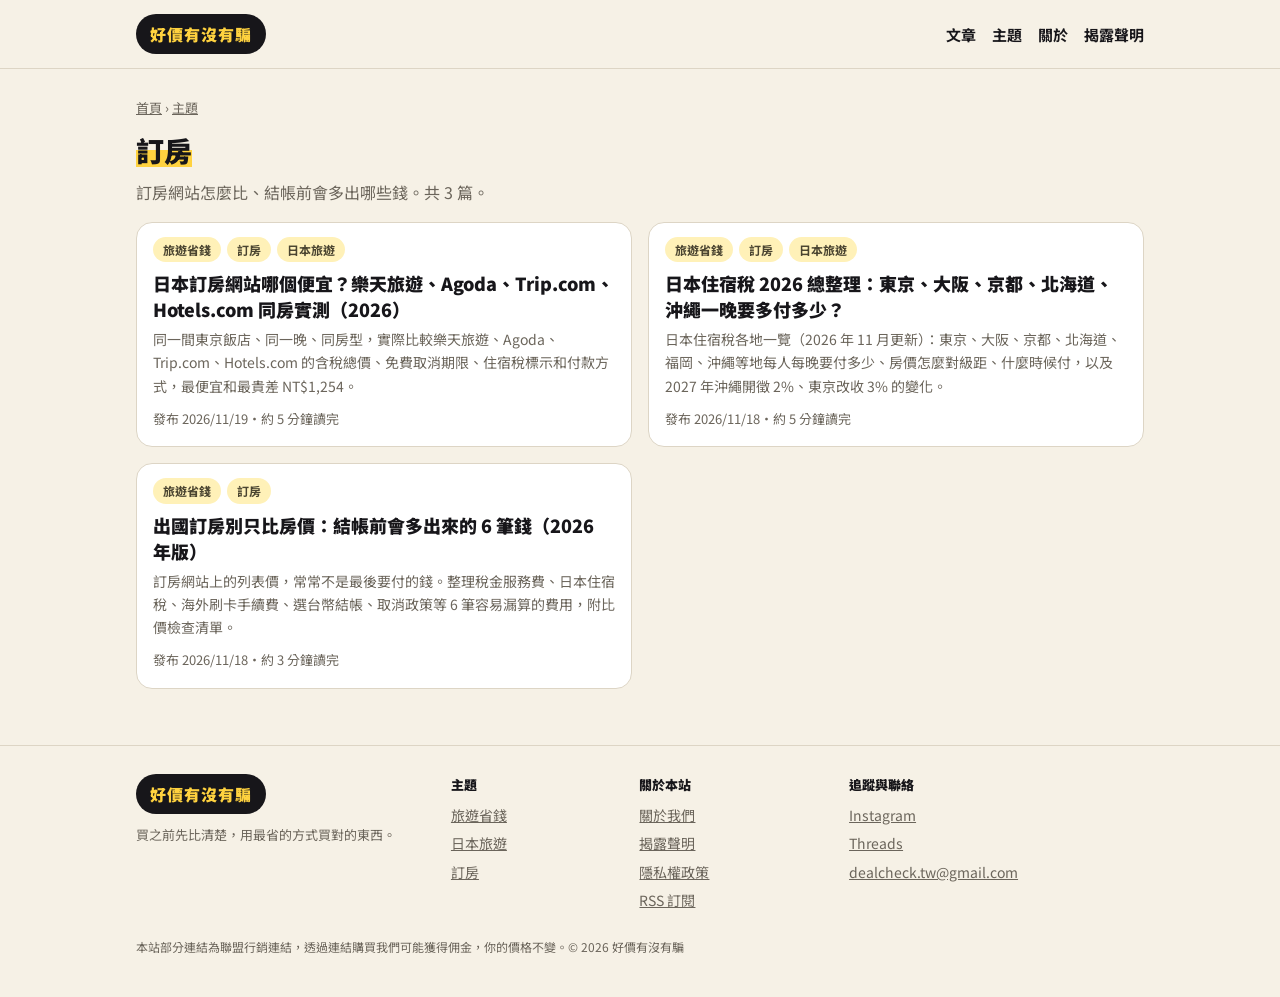
<file: topics/hotel-booking.html>
<!doctype html>
<html lang="zh-Hant-TW">
<head>
<meta charset="utf-8">
<meta name="viewport" content="width=device-width, initial-scale=1">
<title>訂房｜好價有沒有騙</title>
<meta name="description" content="訂房網站怎麼比、結帳前會多出哪些錢：好價有沒有騙的訂房文章整理。">
<link rel="canonical" href="https://dealcheckfree.com/topics/hotel-booking.html">
<meta name="theme-color" content="#F6F1E6">
<link rel="icon" href="/favicon.svg" type="image/svg+xml">
<link rel="icon" href="/favicon-32.png" sizes="32x32" type="image/png">
<link rel="apple-touch-icon" href="/apple-touch-icon.png">
<link rel="alternate" type="application/atom+xml" title="好價有沒有騙" href="/feed.xml">
<meta property="og:site_name" content="好價有沒有騙">
<meta property="og:locale" content="zh_TW">
<meta property="og:title" content="訂房｜好價有沒有騙">
<meta property="og:description" content="訂房網站怎麼比、結帳前會多出哪些錢：好價有沒有騙的訂房文章整理。">
<meta property="og:type" content="website">
<meta property="og:url" content="https://dealcheckfree.com/topics/hotel-booking.html">
<meta property="og:image" content="https://dealcheckfree.com/og-default.png">
<meta property="og:image:width" content="1200">
<meta property="og:image:height" content="630">
<meta name="twitter:card" content="summary_large_image">
<link rel="preconnect" href="https://fonts.googleapis.com">
<link rel="preconnect" href="https://fonts.gstatic.com" crossorigin>
<link href="https://fonts.googleapis.com/css2?family=Noto+Sans+TC:wght@400;700;900&display=swap" rel="stylesheet">
<link rel="stylesheet" href="/style.css">
<script type="application/ld+json">{"@context": "https://schema.org", "@type": "CollectionPage", "name": "訂房", "url": "https://dealcheckfree.com/topics/hotel-booking.html", "description": "訂房網站怎麼比、結帳前會多出哪些錢", "inLanguage": "zh-Hant-TW", "isPartOf": {"@type": "WebSite", "name": "好價有沒有騙", "url": "https://dealcheckfree.com/"}}</script>
<meta name="google-site-verification" content="lmy5mPurRWhFRwTcVyd6ML9A5QgmqC82JgQiG5xG260" />
<script>var ConverlyCustomData = {channelId: null};</script>
<script async defer src="https://cdn.adotone.com/production/adlinks/8eae55c4c9de330d0c8623b0dcb631aaa679a3553e401bb2883bb3076e9ee837.js"></script>
<!-- Cloudflare Web Analytics（手動安裝模式，11/19 開啟） --><script type='module' src='https://static.cloudflareinsights.com/beacon.min.js' data-cf-beacon='{"token": "0d7d8e84cd644265a7e5c0adb36c1299"}'></script><!-- End Cloudflare Web Analytics -->
</head>
<body id="top">
<a class="skip" href="#main">跳到內容</a>
<header class="site"><div class="wrap wide">
  <a class="brand" href="/">好價有沒有騙</a>
  <nav aria-label="主選單"><a href="/">文章</a><a href="/topics/">主題</a><a href="/about.html">關於</a><a href="/disclosure.html">揭露聲明</a></nav>
</div></header>
<main id="main"><div class="wrap wide">
<nav class="crumbs" aria-label="麵包屑"><a href="/">首頁</a> › <a href="/topics/">主題</a></nav>
<section class="hero"><h1><span>訂房</span></h1><p>訂房網站怎麼比、結帳前會多出哪些錢。共 3 篇。</p></section>
<ul class="cards"><li class="card"><div class="in"><div class="tags"><a class="tag" href="/topics/travel-savings.html">旅遊省錢</a><a class="tag" href="/topics/hotel-booking.html">訂房</a><a class="tag" href="/topics/japan-travel.html">日本旅遊</a></div><a class="t" href="/posts/japan-hotel-booking-sites-comparison.html">日本訂房網站哪個便宜？樂天旅遊、Agoda、Trip.com、Hotels.com 同房實測（2026）</a><div class="d">同一間東京飯店、同一晚、同房型，實際比較樂天旅遊、Agoda、Trip.com、Hotels.com 的含稅總價、免費取消期限、住宿稅標示和付款方式，最便宜和最貴差 NT$1,254。</div><div class="meta">發布 2026/11/19・約 5 分鐘讀完</div></div></li><li class="card"><div class="in"><div class="tags"><a class="tag" href="/topics/travel-savings.html">旅遊省錢</a><a class="tag" href="/topics/hotel-booking.html">訂房</a><a class="tag" href="/topics/japan-travel.html">日本旅遊</a></div><a class="t" href="/posts/japan-accommodation-tax-2026.html">日本住宿稅 2026 總整理：東京、大阪、京都、北海道、沖繩一晚要多付多少？</a><div class="d">日本住宿稅各地一覽（2026 年 11 月更新）：東京、大阪、京都、北海道、福岡、沖繩等地每人每晚要付多少、房價怎麼對級距、什麼時候付，以及 2027 年沖繩開徵 2%、東京改收 3% 的變化。</div><div class="meta">發布 2026/11/18・約 5 分鐘讀完</div></div></li><li class="card"><div class="in"><div class="tags"><a class="tag" href="/topics/travel-savings.html">旅遊省錢</a><a class="tag" href="/topics/hotel-booking.html">訂房</a></div><a class="t" href="/posts/hotel-booking-hidden-costs.html">出國訂房別只比房價：結帳前會多出來的 6 筆錢（2026 年版）</a><div class="d">訂房網站上的列表價，常常不是最後要付的錢。整理稅金服務費、日本住宿稅、海外刷卡手續費、選台幣結帳、取消政策等 6 筆容易漏算的費用，附比價檢查清單。</div><div class="meta">發布 2026/11/18・約 3 分鐘讀完</div></div></li></ul>
</div></main>
<footer class="site"><div class="wrap wide">
  <div class="foot-grid">
    <div><a class="brand" href="/">好價有沒有騙</a><p>買之前先比清楚，用最省的方式買對的東西。</p></div>
    <div><h2>主題</h2><ul><li><a href="/topics/travel-savings.html">旅遊省錢</a></li><li><a href="/topics/japan-travel.html">日本旅遊</a></li><li><a href="/topics/hotel-booking.html">訂房</a></li></ul></div>
    <div><h2>關於本站</h2><ul><li><a href="/about.html">關於我們</a></li><li><a href="/disclosure.html">揭露聲明</a></li><li><a href="/privacy.html">隱私權政策</a></li><li><a href="/feed.xml">RSS 訂閱</a></li></ul></div>
    <div><h2>追蹤與聯絡</h2><ul><li><a href="https://www.instagram.com/dealcheck.tw/" target="_blank" rel="noopener">Instagram</a></li><li><a href="https://www.threads.net/@dealcheck.tw" target="_blank" rel="noopener">Threads</a></li><li><a href="mailto:dealcheck.tw@gmail.com">dealcheck.tw@gmail.com</a></li></ul></div>
  </div>
  <p class="fine">本站部分連結為聯盟行銷連結，透過連結購買我們可能獲得佣金，你的價格不變。© 2026 好價有沒有騙</p>
</div></footer>
<a class="totop" href="#top" aria-label="回到頂端">↑</a>
<script>(function(){var t=document.querySelector('.totop');function f(){t.classList.toggle('show',window.scrollY>600)}window.addEventListener('scroll',f,{passive:true});f()})()</script>
</body>
</html>
</file>
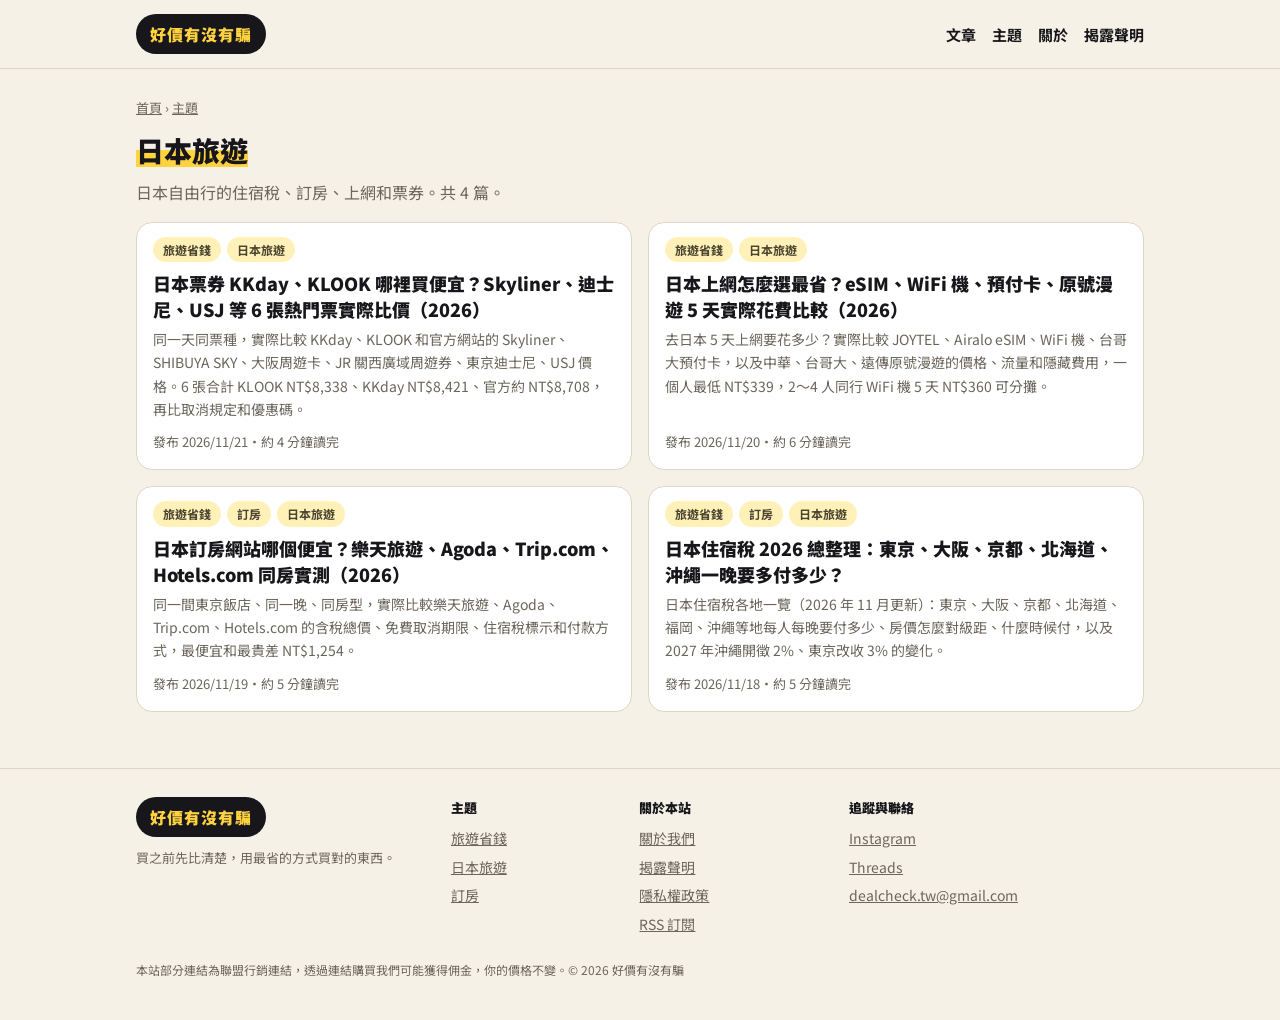
<file: topics/japan-travel.html>
<!doctype html>
<html lang="zh-Hant-TW">
<head>
<meta charset="utf-8">
<meta name="viewport" content="width=device-width, initial-scale=1">
<title>日本旅遊｜好價有沒有騙</title>
<meta name="description" content="日本自由行的住宿稅、訂房、上網和票券：好價有沒有騙的日本旅遊文章整理。">
<link rel="canonical" href="https://dealcheckfree.com/topics/japan-travel.html">
<meta name="theme-color" content="#F6F1E6">
<link rel="icon" href="/favicon.svg" type="image/svg+xml">
<link rel="icon" href="/favicon-32.png" sizes="32x32" type="image/png">
<link rel="apple-touch-icon" href="/apple-touch-icon.png">
<link rel="alternate" type="application/atom+xml" title="好價有沒有騙" href="/feed.xml">
<meta property="og:site_name" content="好價有沒有騙">
<meta property="og:locale" content="zh_TW">
<meta property="og:title" content="日本旅遊｜好價有沒有騙">
<meta property="og:description" content="日本自由行的住宿稅、訂房、上網和票券：好價有沒有騙的日本旅遊文章整理。">
<meta property="og:type" content="website">
<meta property="og:url" content="https://dealcheckfree.com/topics/japan-travel.html">
<meta property="og:image" content="https://dealcheckfree.com/og-default.png">
<meta property="og:image:width" content="1200">
<meta property="og:image:height" content="630">
<meta name="twitter:card" content="summary_large_image">
<link rel="preconnect" href="https://fonts.googleapis.com">
<link rel="preconnect" href="https://fonts.gstatic.com" crossorigin>
<link href="https://fonts.googleapis.com/css2?family=Noto+Sans+TC:wght@400;700;900&display=swap" rel="stylesheet">
<link rel="stylesheet" href="/style.css">
<script type="application/ld+json">{"@context": "https://schema.org", "@type": "CollectionPage", "name": "日本旅遊", "url": "https://dealcheckfree.com/topics/japan-travel.html", "description": "日本自由行的住宿稅、訂房、上網和票券", "inLanguage": "zh-Hant-TW", "isPartOf": {"@type": "WebSite", "name": "好價有沒有騙", "url": "https://dealcheckfree.com/"}}</script>
<meta name="google-site-verification" content="lmy5mPurRWhFRwTcVyd6ML9A5QgmqC82JgQiG5xG260" />
<script>var ConverlyCustomData = {channelId: null};</script>
<script async defer src="https://cdn.adotone.com/production/adlinks/8eae55c4c9de330d0c8623b0dcb631aaa679a3553e401bb2883bb3076e9ee837.js"></script>
<!-- Cloudflare Web Analytics（手動安裝模式，11/19 開啟） --><script type='module' src='https://static.cloudflareinsights.com/beacon.min.js' data-cf-beacon='{"token": "0d7d8e84cd644265a7e5c0adb36c1299"}'></script><!-- End Cloudflare Web Analytics -->
</head>
<body id="top">
<a class="skip" href="#main">跳到內容</a>
<header class="site"><div class="wrap wide">
  <a class="brand" href="/">好價有沒有騙</a>
  <nav aria-label="主選單"><a href="/">文章</a><a href="/topics/">主題</a><a href="/about.html">關於</a><a href="/disclosure.html">揭露聲明</a></nav>
</div></header>
<main id="main"><div class="wrap wide">
<nav class="crumbs" aria-label="麵包屑"><a href="/">首頁</a> › <a href="/topics/">主題</a></nav>
<section class="hero"><h1><span>日本旅遊</span></h1><p>日本自由行的住宿稅、訂房、上網和票券。共 4 篇。</p></section>
<ul class="cards"><li class="card"><div class="in"><div class="tags"><a class="tag" href="/topics/travel-savings.html">旅遊省錢</a><a class="tag" href="/topics/japan-travel.html">日本旅遊</a></div><a class="t" href="/posts/japan-tickets-kkday-klook-comparison.html">日本票券 KKday、KLOOK 哪裡買便宜？Skyliner、迪士尼、USJ 等 6 張熱門票實際比價（2026）</a><div class="d">同一天同票種，實際比較 KKday、KLOOK 和官方網站的 Skyliner、SHIBUYA SKY、大阪周遊卡、JR 關西廣域周遊券、東京迪士尼、USJ 價格。6 張合計 KLOOK NT$8,338、KKday NT$8,421、官方約 NT$8,708，再比取消規定和優惠碼。</div><div class="meta">發布 2026/11/21・約 4 分鐘讀完</div></div></li><li class="card"><div class="in"><div class="tags"><a class="tag" href="/topics/travel-savings.html">旅遊省錢</a><a class="tag" href="/topics/japan-travel.html">日本旅遊</a></div><a class="t" href="/posts/japan-internet-esim-roaming-comparison.html">日本上網怎麼選最省？eSIM、WiFi 機、預付卡、原號漫遊 5 天實際花費比較（2026）</a><div class="d">去日本 5 天上網要花多少？實際比較 JOYTEL、Airalo eSIM、WiFi 機、台哥大預付卡，以及中華、台哥大、遠傳原號漫遊的價格、流量和隱藏費用，一個人最低 NT$339，2～4 人同行 WiFi 機 5 天 NT$360 可分攤。</div><div class="meta">發布 2026/11/20・約 6 分鐘讀完</div></div></li><li class="card"><div class="in"><div class="tags"><a class="tag" href="/topics/travel-savings.html">旅遊省錢</a><a class="tag" href="/topics/hotel-booking.html">訂房</a><a class="tag" href="/topics/japan-travel.html">日本旅遊</a></div><a class="t" href="/posts/japan-hotel-booking-sites-comparison.html">日本訂房網站哪個便宜？樂天旅遊、Agoda、Trip.com、Hotels.com 同房實測（2026）</a><div class="d">同一間東京飯店、同一晚、同房型，實際比較樂天旅遊、Agoda、Trip.com、Hotels.com 的含稅總價、免費取消期限、住宿稅標示和付款方式，最便宜和最貴差 NT$1,254。</div><div class="meta">發布 2026/11/19・約 5 分鐘讀完</div></div></li><li class="card"><div class="in"><div class="tags"><a class="tag" href="/topics/travel-savings.html">旅遊省錢</a><a class="tag" href="/topics/hotel-booking.html">訂房</a><a class="tag" href="/topics/japan-travel.html">日本旅遊</a></div><a class="t" href="/posts/japan-accommodation-tax-2026.html">日本住宿稅 2026 總整理：東京、大阪、京都、北海道、沖繩一晚要多付多少？</a><div class="d">日本住宿稅各地一覽（2026 年 11 月更新）：東京、大阪、京都、北海道、福岡、沖繩等地每人每晚要付多少、房價怎麼對級距、什麼時候付，以及 2027 年沖繩開徵 2%、東京改收 3% 的變化。</div><div class="meta">發布 2026/11/18・約 5 分鐘讀完</div></div></li></ul>
</div></main>
<footer class="site"><div class="wrap wide">
  <div class="foot-grid">
    <div><a class="brand" href="/">好價有沒有騙</a><p>買之前先比清楚，用最省的方式買對的東西。</p></div>
    <div><h2>主題</h2><ul><li><a href="/topics/travel-savings.html">旅遊省錢</a></li><li><a href="/topics/japan-travel.html">日本旅遊</a></li><li><a href="/topics/hotel-booking.html">訂房</a></li></ul></div>
    <div><h2>關於本站</h2><ul><li><a href="/about.html">關於我們</a></li><li><a href="/disclosure.html">揭露聲明</a></li><li><a href="/privacy.html">隱私權政策</a></li><li><a href="/feed.xml">RSS 訂閱</a></li></ul></div>
    <div><h2>追蹤與聯絡</h2><ul><li><a href="https://www.instagram.com/dealcheck.tw/" target="_blank" rel="noopener">Instagram</a></li><li><a href="https://www.threads.net/@dealcheck.tw" target="_blank" rel="noopener">Threads</a></li><li><a href="mailto:dealcheck.tw@gmail.com">dealcheck.tw@gmail.com</a></li></ul></div>
  </div>
  <p class="fine">本站部分連結為聯盟行銷連結，透過連結購買我們可能獲得佣金，你的價格不變。© 2026 好價有沒有騙</p>
</div></footer>
<a class="totop" href="#top" aria-label="回到頂端">↑</a>
<script>(function(){var t=document.querySelector('.totop');function f(){t.classList.toggle('show',window.scrollY>600)}window.addEventListener('scroll',f,{passive:true});f()})()</script>
</body>
</html>
</file>
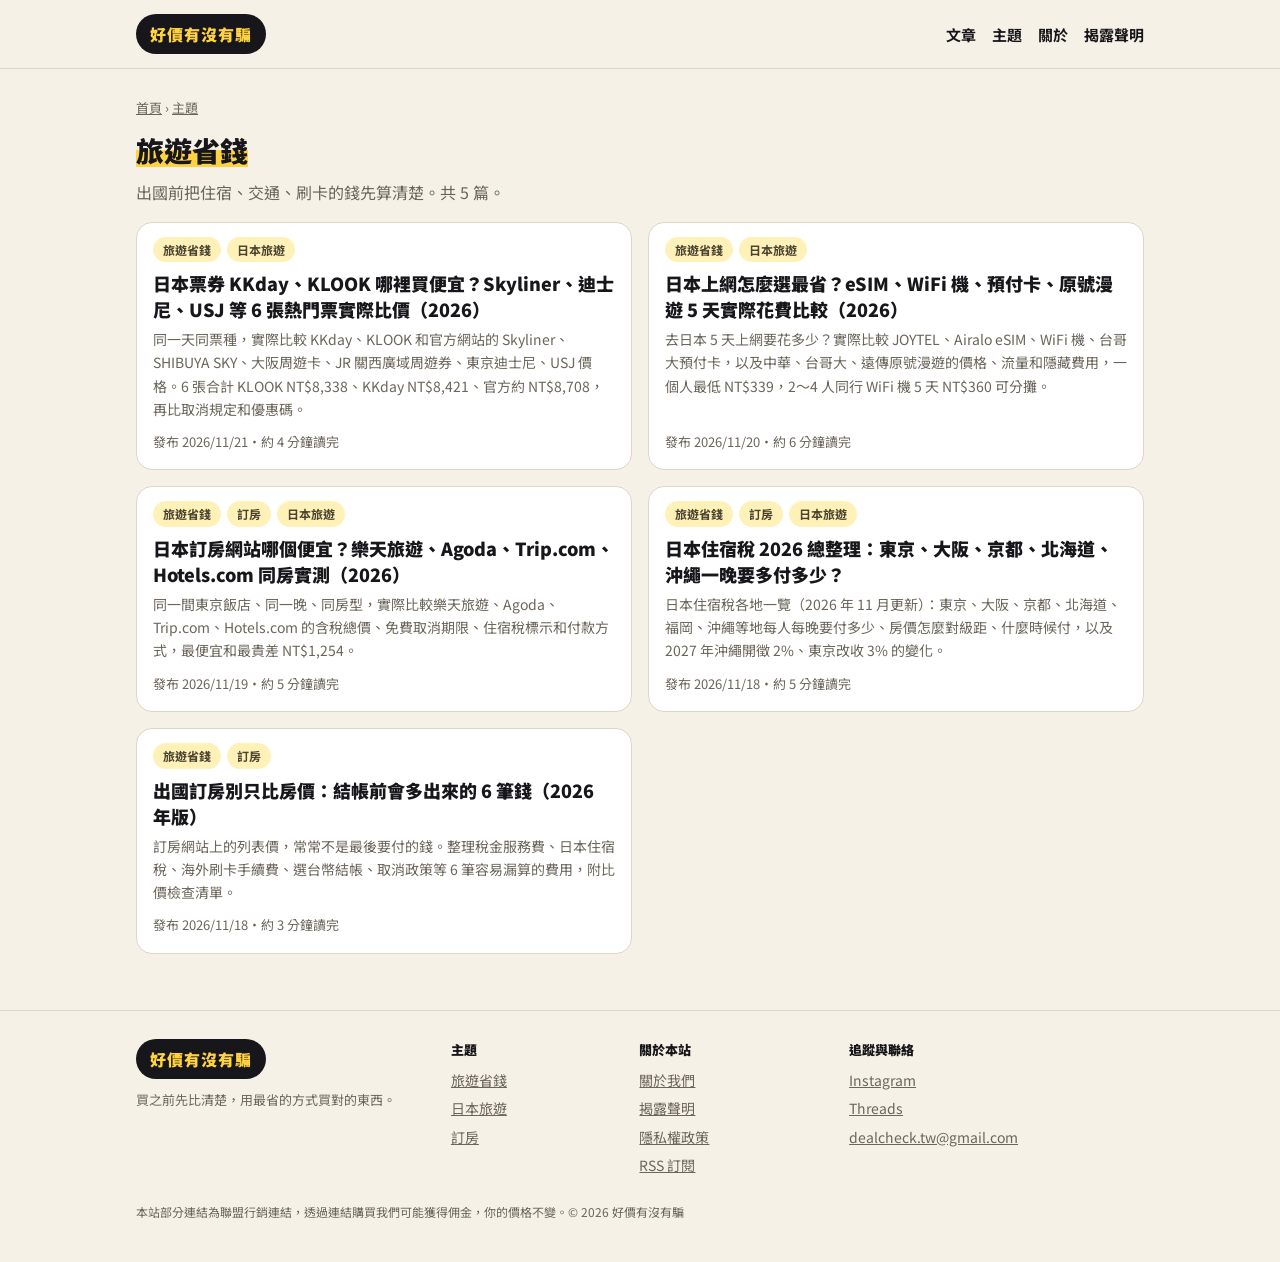
<file: topics/travel-savings.html>
<!doctype html>
<html lang="zh-Hant-TW">
<head>
<meta charset="utf-8">
<meta name="viewport" content="width=device-width, initial-scale=1">
<title>旅遊省錢｜好價有沒有騙</title>
<meta name="description" content="出國前把住宿、交通、刷卡的錢先算清楚：好價有沒有騙的旅遊省錢文章整理。">
<link rel="canonical" href="https://dealcheckfree.com/topics/travel-savings.html">
<meta name="theme-color" content="#F6F1E6">
<link rel="icon" href="/favicon.svg" type="image/svg+xml">
<link rel="icon" href="/favicon-32.png" sizes="32x32" type="image/png">
<link rel="apple-touch-icon" href="/apple-touch-icon.png">
<link rel="alternate" type="application/atom+xml" title="好價有沒有騙" href="/feed.xml">
<meta property="og:site_name" content="好價有沒有騙">
<meta property="og:locale" content="zh_TW">
<meta property="og:title" content="旅遊省錢｜好價有沒有騙">
<meta property="og:description" content="出國前把住宿、交通、刷卡的錢先算清楚：好價有沒有騙的旅遊省錢文章整理。">
<meta property="og:type" content="website">
<meta property="og:url" content="https://dealcheckfree.com/topics/travel-savings.html">
<meta property="og:image" content="https://dealcheckfree.com/og-default.png">
<meta property="og:image:width" content="1200">
<meta property="og:image:height" content="630">
<meta name="twitter:card" content="summary_large_image">
<link rel="preconnect" href="https://fonts.googleapis.com">
<link rel="preconnect" href="https://fonts.gstatic.com" crossorigin>
<link href="https://fonts.googleapis.com/css2?family=Noto+Sans+TC:wght@400;700;900&display=swap" rel="stylesheet">
<link rel="stylesheet" href="/style.css">
<script type="application/ld+json">{"@context": "https://schema.org", "@type": "CollectionPage", "name": "旅遊省錢", "url": "https://dealcheckfree.com/topics/travel-savings.html", "description": "出國前把住宿、交通、刷卡的錢先算清楚", "inLanguage": "zh-Hant-TW", "isPartOf": {"@type": "WebSite", "name": "好價有沒有騙", "url": "https://dealcheckfree.com/"}}</script>
<meta name="google-site-verification" content="lmy5mPurRWhFRwTcVyd6ML9A5QgmqC82JgQiG5xG260" />
<script>var ConverlyCustomData = {channelId: null};</script>
<script async defer src="https://cdn.adotone.com/production/adlinks/8eae55c4c9de330d0c8623b0dcb631aaa679a3553e401bb2883bb3076e9ee837.js"></script>
<!-- Cloudflare Web Analytics（手動安裝模式，11/19 開啟） --><script type='module' src='https://static.cloudflareinsights.com/beacon.min.js' data-cf-beacon='{"token": "0d7d8e84cd644265a7e5c0adb36c1299"}'></script><!-- End Cloudflare Web Analytics -->
</head>
<body id="top">
<a class="skip" href="#main">跳到內容</a>
<header class="site"><div class="wrap wide">
  <a class="brand" href="/">好價有沒有騙</a>
  <nav aria-label="主選單"><a href="/">文章</a><a href="/topics/">主題</a><a href="/about.html">關於</a><a href="/disclosure.html">揭露聲明</a></nav>
</div></header>
<main id="main"><div class="wrap wide">
<nav class="crumbs" aria-label="麵包屑"><a href="/">首頁</a> › <a href="/topics/">主題</a></nav>
<section class="hero"><h1><span>旅遊省錢</span></h1><p>出國前把住宿、交通、刷卡的錢先算清楚。共 5 篇。</p></section>
<ul class="cards"><li class="card"><div class="in"><div class="tags"><a class="tag" href="/topics/travel-savings.html">旅遊省錢</a><a class="tag" href="/topics/japan-travel.html">日本旅遊</a></div><a class="t" href="/posts/japan-tickets-kkday-klook-comparison.html">日本票券 KKday、KLOOK 哪裡買便宜？Skyliner、迪士尼、USJ 等 6 張熱門票實際比價（2026）</a><div class="d">同一天同票種，實際比較 KKday、KLOOK 和官方網站的 Skyliner、SHIBUYA SKY、大阪周遊卡、JR 關西廣域周遊券、東京迪士尼、USJ 價格。6 張合計 KLOOK NT$8,338、KKday NT$8,421、官方約 NT$8,708，再比取消規定和優惠碼。</div><div class="meta">發布 2026/11/21・約 4 分鐘讀完</div></div></li><li class="card"><div class="in"><div class="tags"><a class="tag" href="/topics/travel-savings.html">旅遊省錢</a><a class="tag" href="/topics/japan-travel.html">日本旅遊</a></div><a class="t" href="/posts/japan-internet-esim-roaming-comparison.html">日本上網怎麼選最省？eSIM、WiFi 機、預付卡、原號漫遊 5 天實際花費比較（2026）</a><div class="d">去日本 5 天上網要花多少？實際比較 JOYTEL、Airalo eSIM、WiFi 機、台哥大預付卡，以及中華、台哥大、遠傳原號漫遊的價格、流量和隱藏費用，一個人最低 NT$339，2～4 人同行 WiFi 機 5 天 NT$360 可分攤。</div><div class="meta">發布 2026/11/20・約 6 分鐘讀完</div></div></li><li class="card"><div class="in"><div class="tags"><a class="tag" href="/topics/travel-savings.html">旅遊省錢</a><a class="tag" href="/topics/hotel-booking.html">訂房</a><a class="tag" href="/topics/japan-travel.html">日本旅遊</a></div><a class="t" href="/posts/japan-hotel-booking-sites-comparison.html">日本訂房網站哪個便宜？樂天旅遊、Agoda、Trip.com、Hotels.com 同房實測（2026）</a><div class="d">同一間東京飯店、同一晚、同房型，實際比較樂天旅遊、Agoda、Trip.com、Hotels.com 的含稅總價、免費取消期限、住宿稅標示和付款方式，最便宜和最貴差 NT$1,254。</div><div class="meta">發布 2026/11/19・約 5 分鐘讀完</div></div></li><li class="card"><div class="in"><div class="tags"><a class="tag" href="/topics/travel-savings.html">旅遊省錢</a><a class="tag" href="/topics/hotel-booking.html">訂房</a><a class="tag" href="/topics/japan-travel.html">日本旅遊</a></div><a class="t" href="/posts/japan-accommodation-tax-2026.html">日本住宿稅 2026 總整理：東京、大阪、京都、北海道、沖繩一晚要多付多少？</a><div class="d">日本住宿稅各地一覽（2026 年 11 月更新）：東京、大阪、京都、北海道、福岡、沖繩等地每人每晚要付多少、房價怎麼對級距、什麼時候付，以及 2027 年沖繩開徵 2%、東京改收 3% 的變化。</div><div class="meta">發布 2026/11/18・約 5 分鐘讀完</div></div></li><li class="card"><div class="in"><div class="tags"><a class="tag" href="/topics/travel-savings.html">旅遊省錢</a><a class="tag" href="/topics/hotel-booking.html">訂房</a></div><a class="t" href="/posts/hotel-booking-hidden-costs.html">出國訂房別只比房價：結帳前會多出來的 6 筆錢（2026 年版）</a><div class="d">訂房網站上的列表價，常常不是最後要付的錢。整理稅金服務費、日本住宿稅、海外刷卡手續費、選台幣結帳、取消政策等 6 筆容易漏算的費用，附比價檢查清單。</div><div class="meta">發布 2026/11/18・約 3 分鐘讀完</div></div></li></ul>
</div></main>
<footer class="site"><div class="wrap wide">
  <div class="foot-grid">
    <div><a class="brand" href="/">好價有沒有騙</a><p>買之前先比清楚，用最省的方式買對的東西。</p></div>
    <div><h2>主題</h2><ul><li><a href="/topics/travel-savings.html">旅遊省錢</a></li><li><a href="/topics/japan-travel.html">日本旅遊</a></li><li><a href="/topics/hotel-booking.html">訂房</a></li></ul></div>
    <div><h2>關於本站</h2><ul><li><a href="/about.html">關於我們</a></li><li><a href="/disclosure.html">揭露聲明</a></li><li><a href="/privacy.html">隱私權政策</a></li><li><a href="/feed.xml">RSS 訂閱</a></li></ul></div>
    <div><h2>追蹤與聯絡</h2><ul><li><a href="https://www.instagram.com/dealcheck.tw/" target="_blank" rel="noopener">Instagram</a></li><li><a href="https://www.threads.net/@dealcheck.tw" target="_blank" rel="noopener">Threads</a></li><li><a href="mailto:dealcheck.tw@gmail.com">dealcheck.tw@gmail.com</a></li></ul></div>
  </div>
  <p class="fine">本站部分連結為聯盟行銷連結，透過連結購買我們可能獲得佣金，你的價格不變。© 2026 好價有沒有騙</p>
</div></footer>
<a class="totop" href="#top" aria-label="回到頂端">↑</a>
<script>(function(){var t=document.querySelector('.totop');function f(){t.classList.toggle('show',window.scrollY>600)}window.addEventListener('scroll',f,{passive:true});f()})()</script>
</body>
</html>
</file>
<file: style.css>
:root{--paper:#F6F1E6;--card:#FFFFFF;--ink:#17161A;--muted:#6B655B;--line:#DDD5C5;--yellow:#FFD23F;--yellow-soft:#FFF1B8;--link:#1C5FD1}
*{box-sizing:border-box;margin:0;padding:0}
html{-webkit-text-size-adjust:100%;scroll-behavior:smooth}
body{background:var(--paper);color:var(--ink);font-family:'Noto Sans TC',system-ui,-apple-system,'PingFang TC','Microsoft JhengHei',sans-serif;line-height:1.75;font-size:17px}
a{color:var(--link)}
:focus-visible{outline:3px solid var(--link);outline-offset:2px}
.skip{position:absolute;left:-9999px;top:8px;background:#fff;padding:6px 12px;border-radius:8px;z-index:20}
.skip:focus{left:16px}
.wrap{max-width:720px;margin:0 auto;padding:0 16px}
.wrap.wide{max-width:1040px}

/* 頁首 */
header.site{border-bottom:1px solid var(--line);background:var(--paper)}
header.site .wrap{display:flex;align-items:center;justify-content:space-between;gap:10px 16px;padding-top:14px;padding-bottom:14px;flex-wrap:wrap}
.brand{display:inline-block;background:var(--ink);color:var(--yellow);font-weight:900;letter-spacing:1px;padding:6px 14px;border-radius:999px;text-decoration:none;font-size:16px;white-space:nowrap}
header.site nav a{color:var(--ink);text-decoration:none;font-weight:700;font-size:15px;margin-left:16px}
header.site nav a:first-child{margin-left:0}
header.site nav a:hover,header.site nav a[aria-current="page"]{text-decoration:underline;text-decoration-color:var(--yellow);text-decoration-thickness:3px;text-underline-offset:5px}
main{padding:28px 0 56px}

/* 首頁、主題頁 */
.hero h1{font-size:28px;line-height:1.35;font-weight:900}
.hero h1 span{background:linear-gradient(transparent 50%,var(--yellow) 50%,var(--yellow) 92%,transparent 92%)}
.hero p{color:var(--muted);margin-top:8px;font-size:16px}
.sec-h{font-size:20px;font-weight:900;margin:36px 0 12px}
.topics-grid{display:grid;grid-template-columns:repeat(3,1fr);gap:12px;margin-top:16px}
.topic-card{display:flex;flex-direction:column;background:var(--ink);color:var(--paper);border-radius:16px;padding:16px 18px;text-decoration:none;min-height:116px}
.topic-card b{color:var(--yellow);font-size:19px;font-weight:900}
.topic-card span{font-size:14px;line-height:1.6;opacity:.9;margin-top:4px}
.topic-card em{font-style:normal;font-size:13px;font-weight:700;margin-top:auto;padding-top:8px;color:var(--yellow)}
.topic-card:hover{transform:translateY(-2px);transition:transform .15s}
.cards{list-style:none;display:grid;grid-template-columns:repeat(2,1fr);gap:16px;margin-top:16px}
.card{background:var(--card);border:1px solid var(--line);border-radius:16px;overflow:hidden;display:flex;flex-direction:column}
.card .in{padding:14px 16px 16px;display:flex;flex-direction:column;flex:1}
.card a.t{color:var(--ink);text-decoration:none;font-weight:900;font-size:18px;line-height:1.45;display:block;margin-top:8px}
.card a.t:hover{text-decoration:underline}
.card .d{color:var(--muted);font-size:14px;margin-top:6px;line-height:1.65}
.card .meta{color:var(--muted);font-size:13px;margin-top:auto;padding-top:10px}
.tags{display:flex;flex-wrap:wrap;gap:6px}
.tag{font-size:12px;font-weight:700;background:var(--yellow-soft);color:#4A4430;border-radius:999px;padding:2px 10px;text-decoration:none;line-height:1.8}
.tag:hover{background:var(--yellow)}

/* 文章 */
.crumbs{font-size:13px;color:var(--muted);margin-bottom:12px}
.crumbs a{color:var(--muted)}
article h1{font-size:28px;line-height:1.4;font-weight:900}
article .meta{color:var(--muted);font-size:14px;margin:8px 0}
.disclose{background:#FFF8D6;border:1px solid #F0DB7A;border-radius:12px;padding:10px 14px;font-size:13px;color:#4A4430;margin:16px 0 20px;line-height:1.7}
.toc{background:var(--card);border:1px solid var(--line);border-radius:12px;padding:12px 18px;margin:20px 0;font-size:15px}
.toc summary{cursor:pointer;font-weight:900;list-style:none}
.toc summary::-webkit-details-marker{display:none}
.toc summary::after{content:" ▾";color:var(--muted)}
.toc[open] summary::after{content:" ▴"}
.toc ul{list-style:none;margin-top:8px}
.toc li{margin:4px 0}
.toc a{color:var(--ink)}
.body h2{font-size:22px;line-height:1.45;margin:36px 0 12px;font-weight:900;scroll-margin-top:16px}
.body h3{font-size:18px;margin:26px 0 8px;font-weight:700}
.body p{margin:12px 0}
.body ul,.body ol{margin:12px 0 12px 1.4em}
.body li{margin:6px 0}
.body strong{background:linear-gradient(transparent 60%,var(--yellow) 60%)}
.body .tbl{margin:16px 0}
.body table{width:100%;border-collapse:collapse;font-size:15px;background:var(--card)}
.body th,.body td{border-bottom:1px solid var(--line);padding:10px 12px;text-align:left;vertical-align:top}
.body th{background:#EFE8D8;font-weight:700;white-space:nowrap}
.tbl-hint{display:none;font-size:12px;color:var(--muted);margin:12px 0 -8px}
.body blockquote{border-left:4px solid var(--yellow);padding:4px 0 4px 14px;color:#3D3A33;margin:16px 0}
.body hr{border:none;border-top:1px solid var(--line);margin:28px 0}
.body .sources{font-size:14px;color:var(--muted)}
.body img{display:block;max-width:100%;height:auto;margin:16px auto 6px;border:1px solid var(--line);border-radius:10px;background:#fff}
.body .cap{font-size:13px;color:var(--muted);text-align:center;margin:0 0 18px}
.method{margin-top:32px;background:var(--card);border:1px solid var(--line);border-radius:12px;padding:14px 16px;font-size:14px;color:#3D3A33}
.share{margin-top:24px;display:flex;flex-wrap:wrap;gap:8px;align-items:center;font-size:14px}
.share span{font-weight:700}
.share a,.share button{font:inherit;font-size:14px;font-weight:700;border:1.5px solid var(--ink);background:var(--card);color:var(--ink);border-radius:999px;padding:5px 14px;text-decoration:none;cursor:pointer;line-height:1.6}
.share a:hover,.share button:hover{background:var(--yellow)}
.pn{display:grid;grid-template-columns:1fr 1fr;gap:12px;margin-top:24px}
.pn a{display:block;background:var(--card);border:1px solid var(--line);border-radius:12px;padding:12px 14px;text-decoration:none;color:var(--ink);font-size:14px;font-weight:700;line-height:1.55}
.pn a:hover{border-color:var(--ink)}
.pn small{display:block;color:var(--muted);font-size:12px;font-weight:400;margin-bottom:4px}
.pn .next{text-align:right}
.related{margin-top:32px}
.related h2{font-size:20px;font-weight:900}
.related .cards{grid-template-columns:1fr 1fr}
.related .card .d{display:none}
.picks{margin-top:32px;background:var(--card);border:1px solid var(--line);border-radius:16px;padding:16px 18px}
.picks h2{font-size:18px;font-weight:900;line-height:1.4}
.picks .note{font-size:12px;color:var(--muted);margin-top:4px;line-height:1.6}
.pick-list{list-style:none;display:grid;grid-template-columns:repeat(auto-fit,minmax(190px,1fr));gap:12px;margin-top:12px}
.pick-list.n4{grid-template-columns:repeat(2,1fr)}
.pick{display:flex;flex-direction:column;background:var(--paper);border:1px solid var(--line);border-radius:12px;padding:12px 14px}
.pick .shop{align-self:flex-start;font-size:12px;font-weight:900;background:var(--ink);color:var(--yellow);border-radius:999px;padding:1px 10px;line-height:1.8}
.pick b{font-size:16px;font-weight:900;line-height:1.45;margin-top:8px}
.pick .why{font-size:14px;color:#3D3A33;line-height:1.6;margin:4px 0 12px}
.pick a.go{margin-top:auto;display:block;text-align:center;background:var(--yellow);color:var(--ink);font-weight:900;font-size:14px;border-radius:999px;padding:7px 12px;text-decoration:none}
.pick a.go:hover{background:var(--ink);color:var(--yellow)}
.adbox{margin-top:32px;text-align:center}
.adlabel{font-size:12px;color:var(--muted);margin-bottom:6px}
.adbox iframe{border:0;max-width:100%;background:var(--card);border-radius:8px}

/* 頁尾 */
footer.site{border-top:1px solid var(--line);color:var(--muted);font-size:14px;padding:28px 0 40px}
.foot-grid{display:grid;grid-template-columns:1.4fr .8fr .9fr 1.4fr;gap:20px}
.foot-grid p{margin-top:10px;font-size:13px;line-height:1.7}
.foot-grid h2{font-size:13px;font-weight:900;color:var(--ink);margin-bottom:6px}
.foot-grid ul{list-style:none}
.foot-grid li{margin:4px 0;overflow-wrap:anywhere}
footer.site a:not(.brand){color:var(--muted)}
.fine{margin-top:20px;font-size:12px;line-height:1.7}
.totop{position:fixed;right:16px;bottom:16px;width:44px;height:44px;border-radius:50%;background:var(--ink);color:var(--yellow);display:flex;align-items:center;justify-content:center;text-decoration:none;font-weight:900;font-size:20px;box-shadow:0 2px 10px rgba(0,0,0,.18);z-index:10;opacity:0;pointer-events:none;transition:opacity .2s}
.totop.show{opacity:.92;pointer-events:auto}

@media (max-width:820px){
  .topics-grid{grid-template-columns:1fr}
  .topic-card{min-height:0}
  .cards,.related .cards{grid-template-columns:1fr}
  .foot-grid{grid-template-columns:1fr 1fr}
  .foot-grid>div:first-child,.foot-grid>div:last-child{grid-column:1/-1}
}
@media (max-width:600px){
  .body .tbl{overflow-x:auto;-webkit-overflow-scrolling:touch}
  .body .tbl.wide table{min-width:620px}
  .tbl-hint{display:block}
  .pick-list.n4{grid-template-columns:1fr}
  .body th:first-child,.body td:first-child{min-width:6.5em}
  .body .tbl.compact th,.body .tbl.compact td{padding:9px 7px;font-size:14px}
  .body .tbl.compact th:first-child,.body .tbl.compact td:first-child{min-width:0}
  .pn{grid-template-columns:1fr}
  .pn .next{text-align:left}
  .totop{right:12px;bottom:12px;width:40px;height:40px;font-size:18px}
}
@media (max-width:480px){
  body{font-size:16px}
  .hero h1,article h1{font-size:24px}
  header.site nav a{margin-left:12px;font-size:14px}
}
</file>
